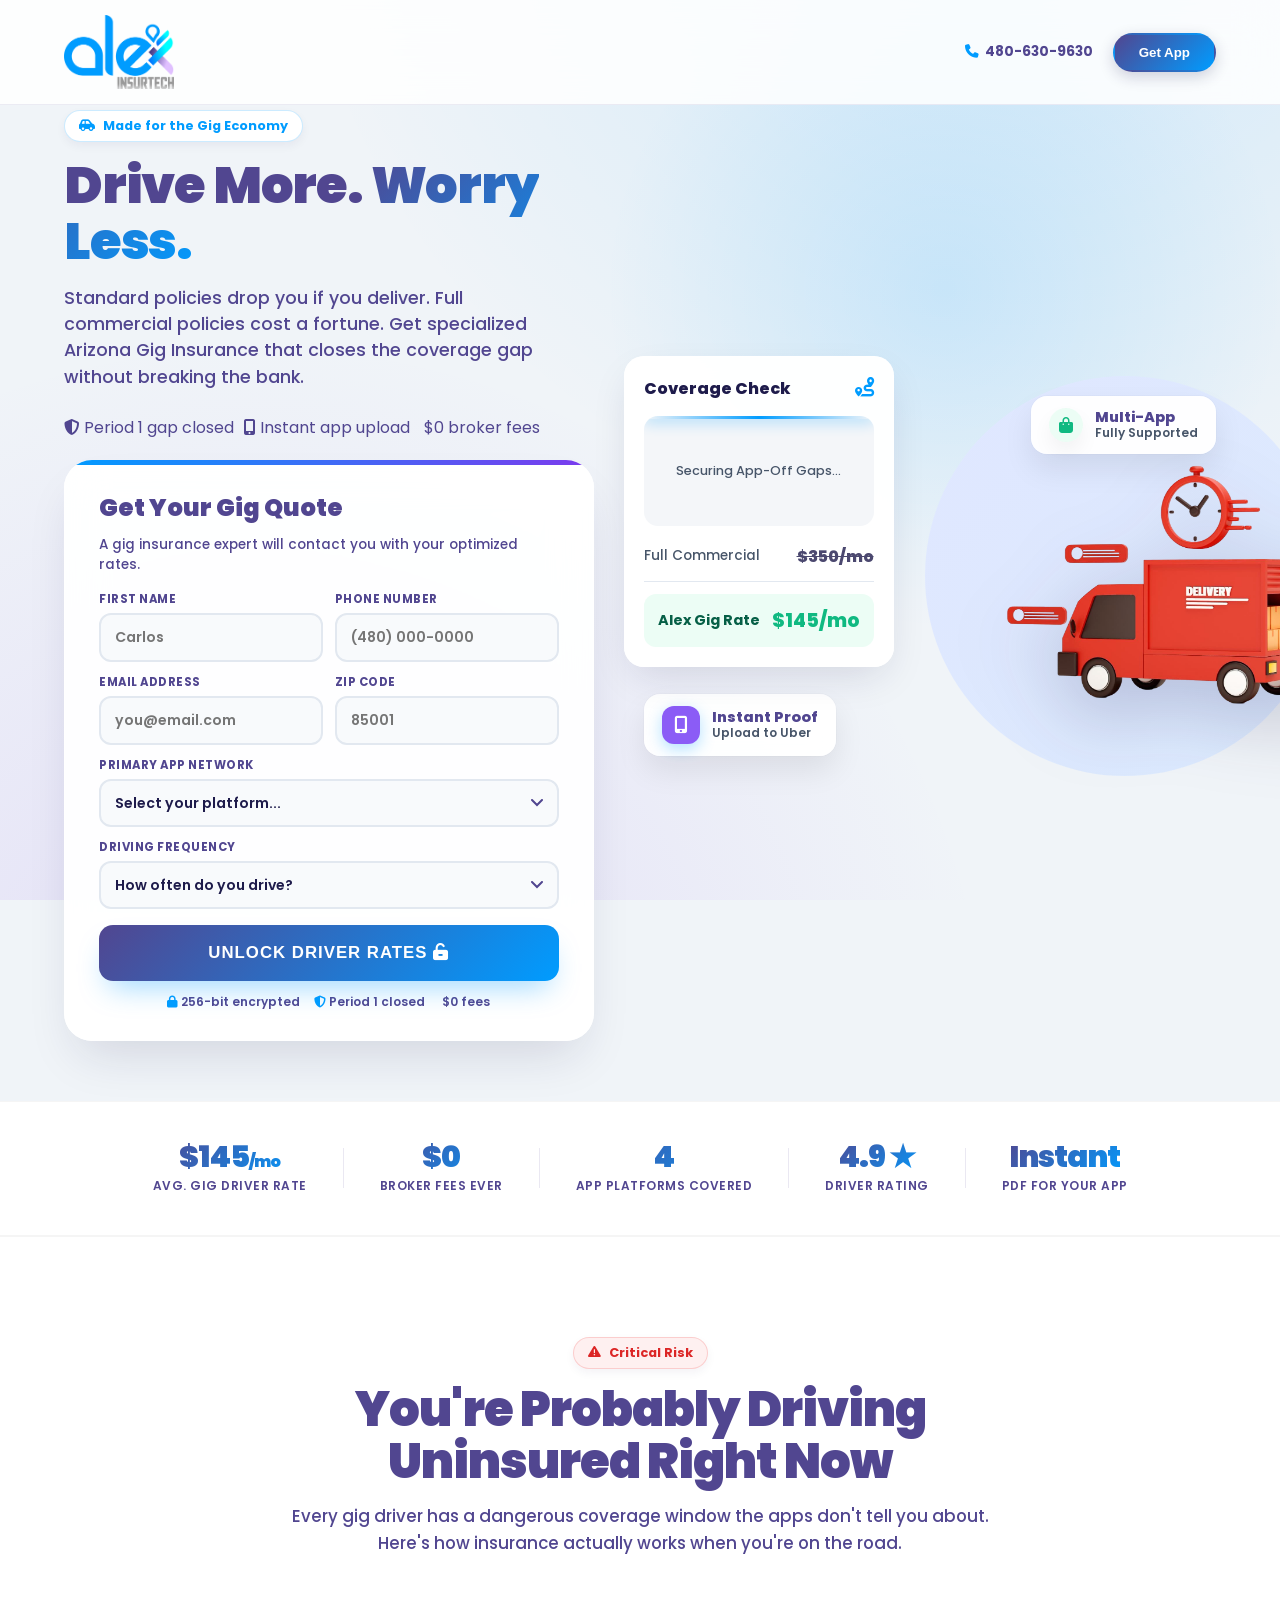
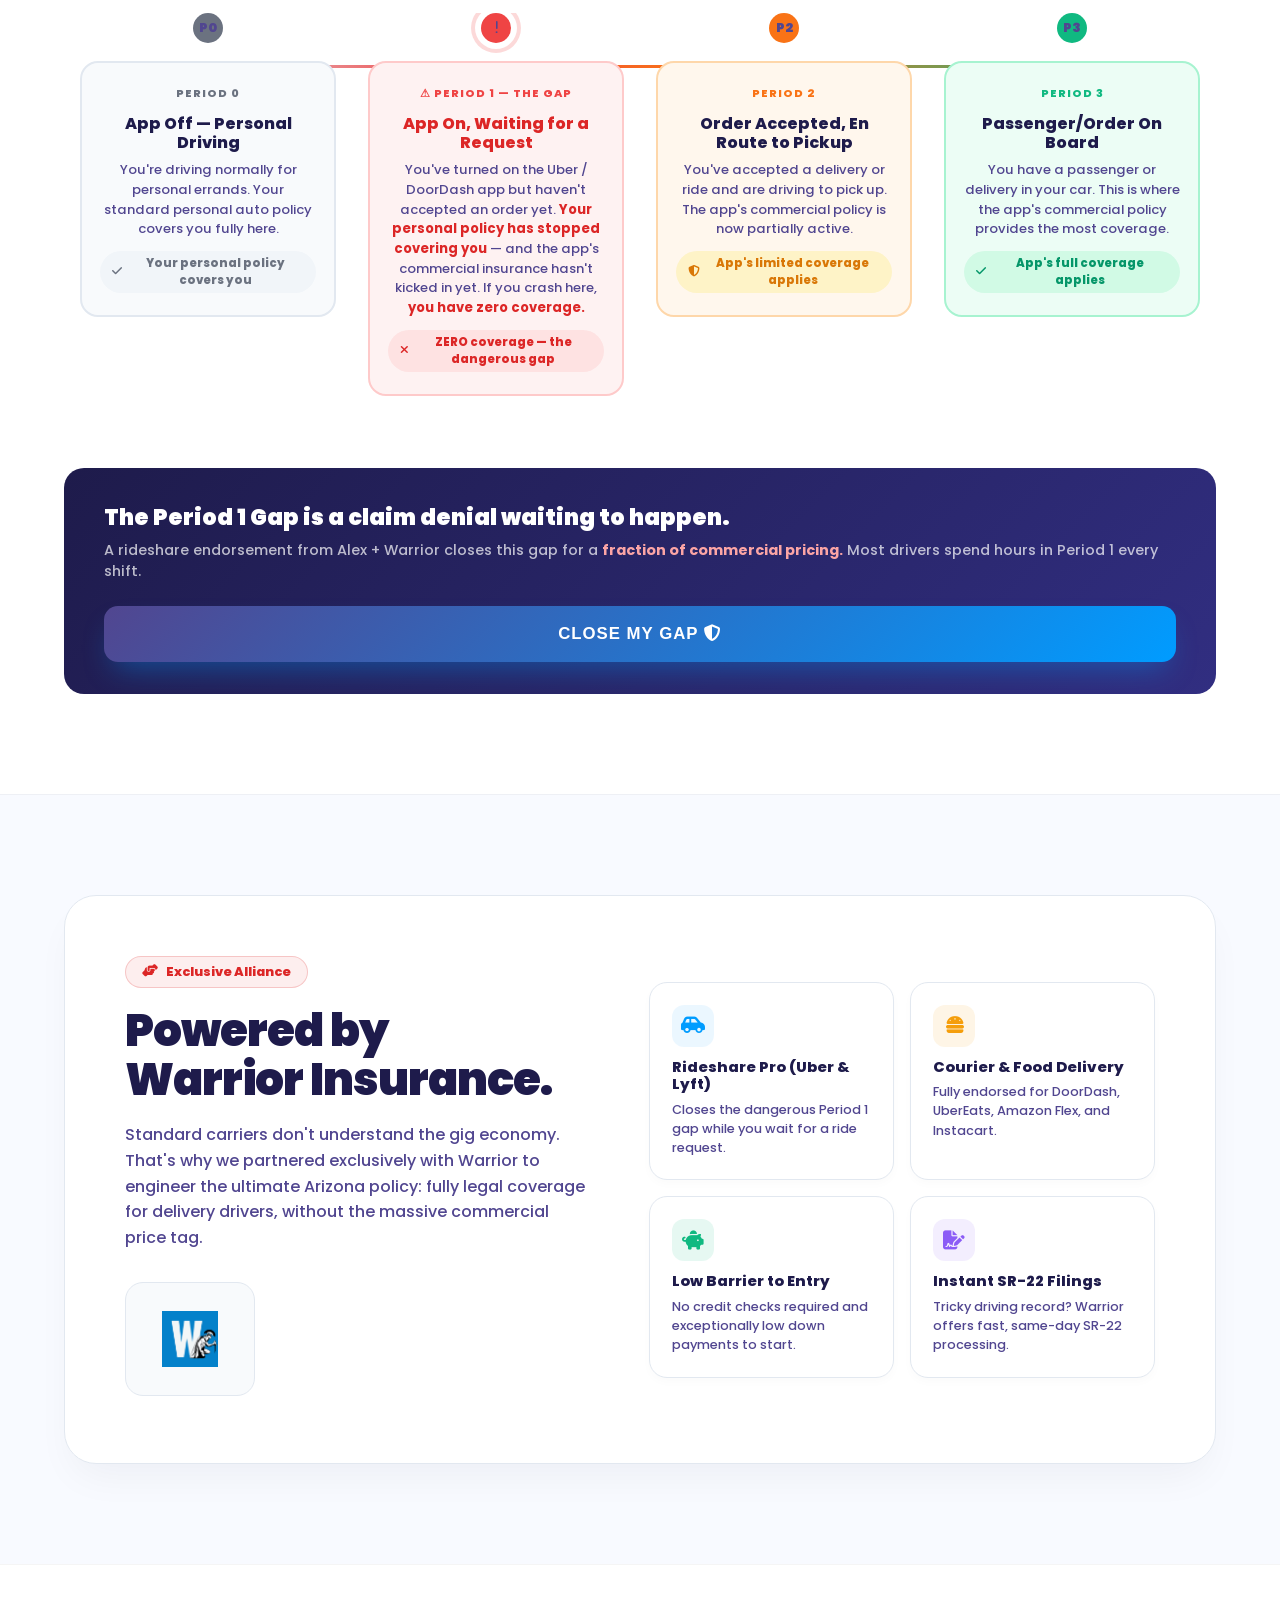
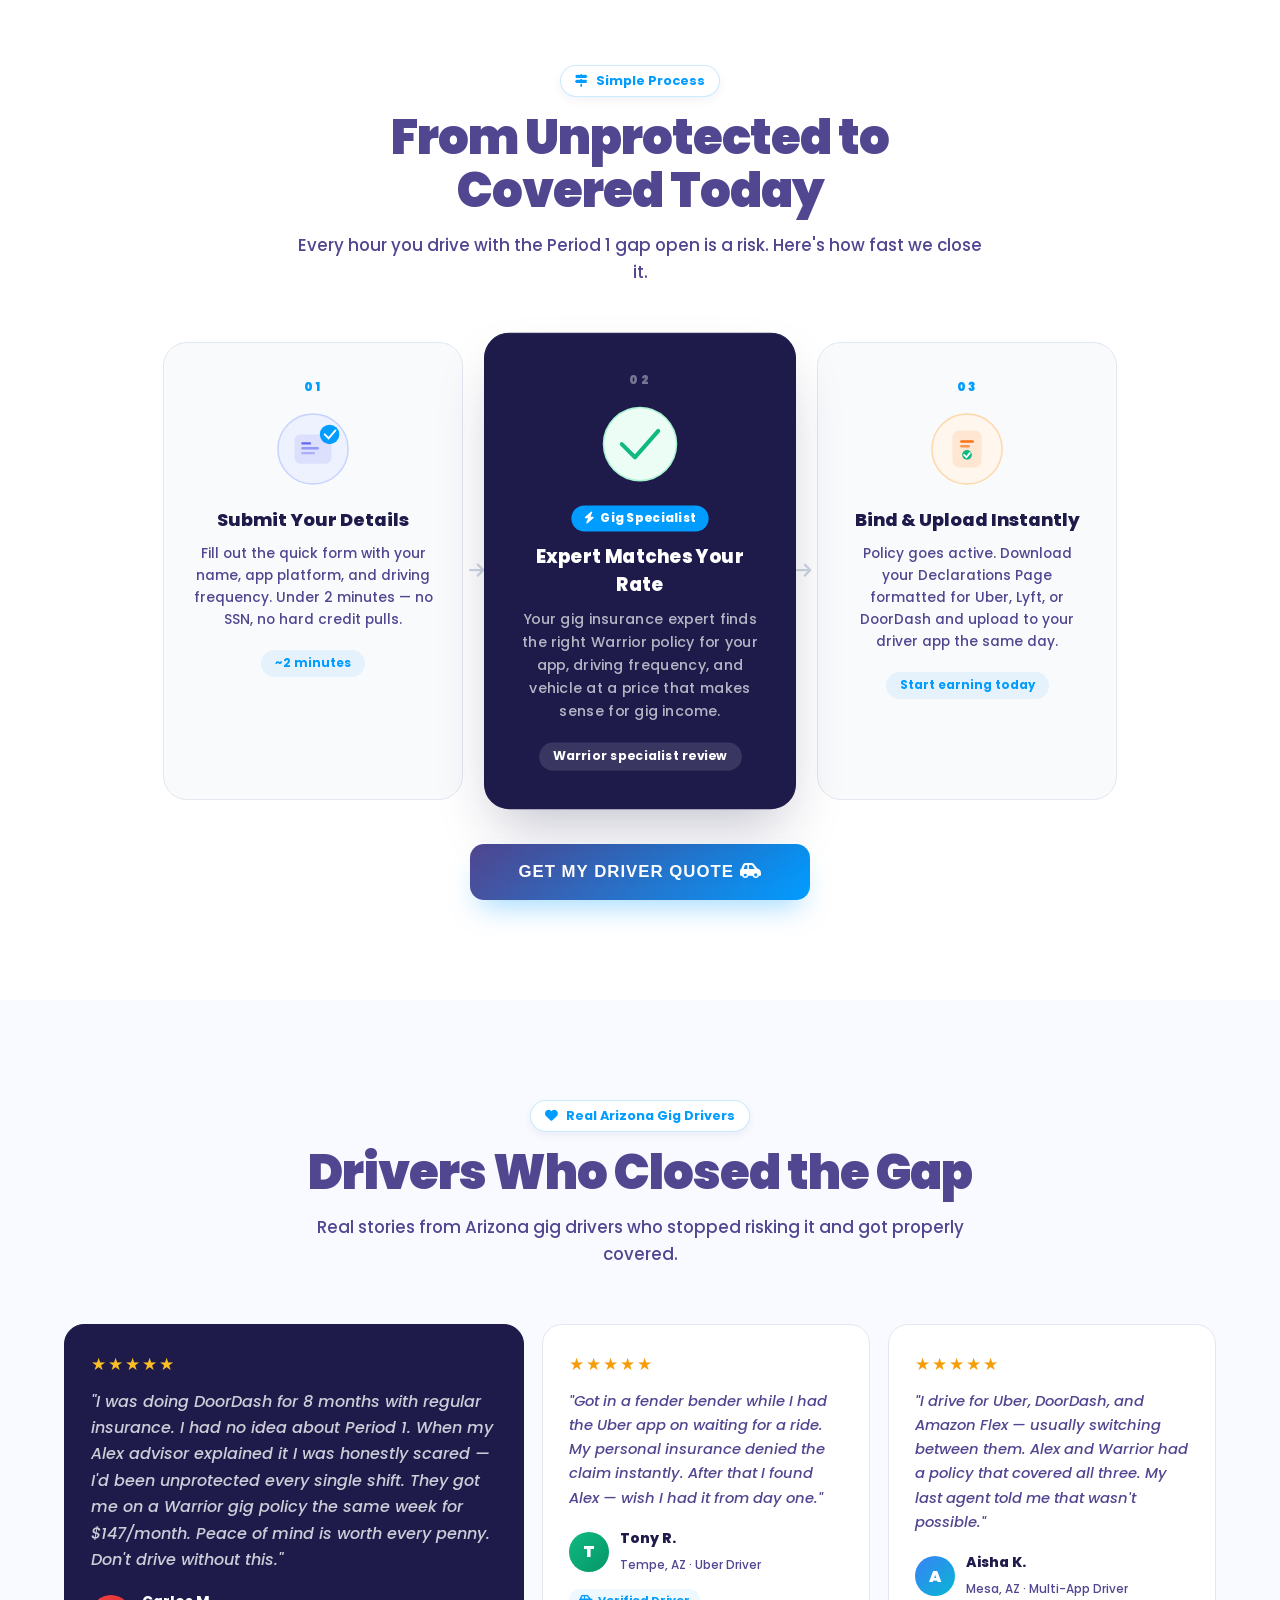
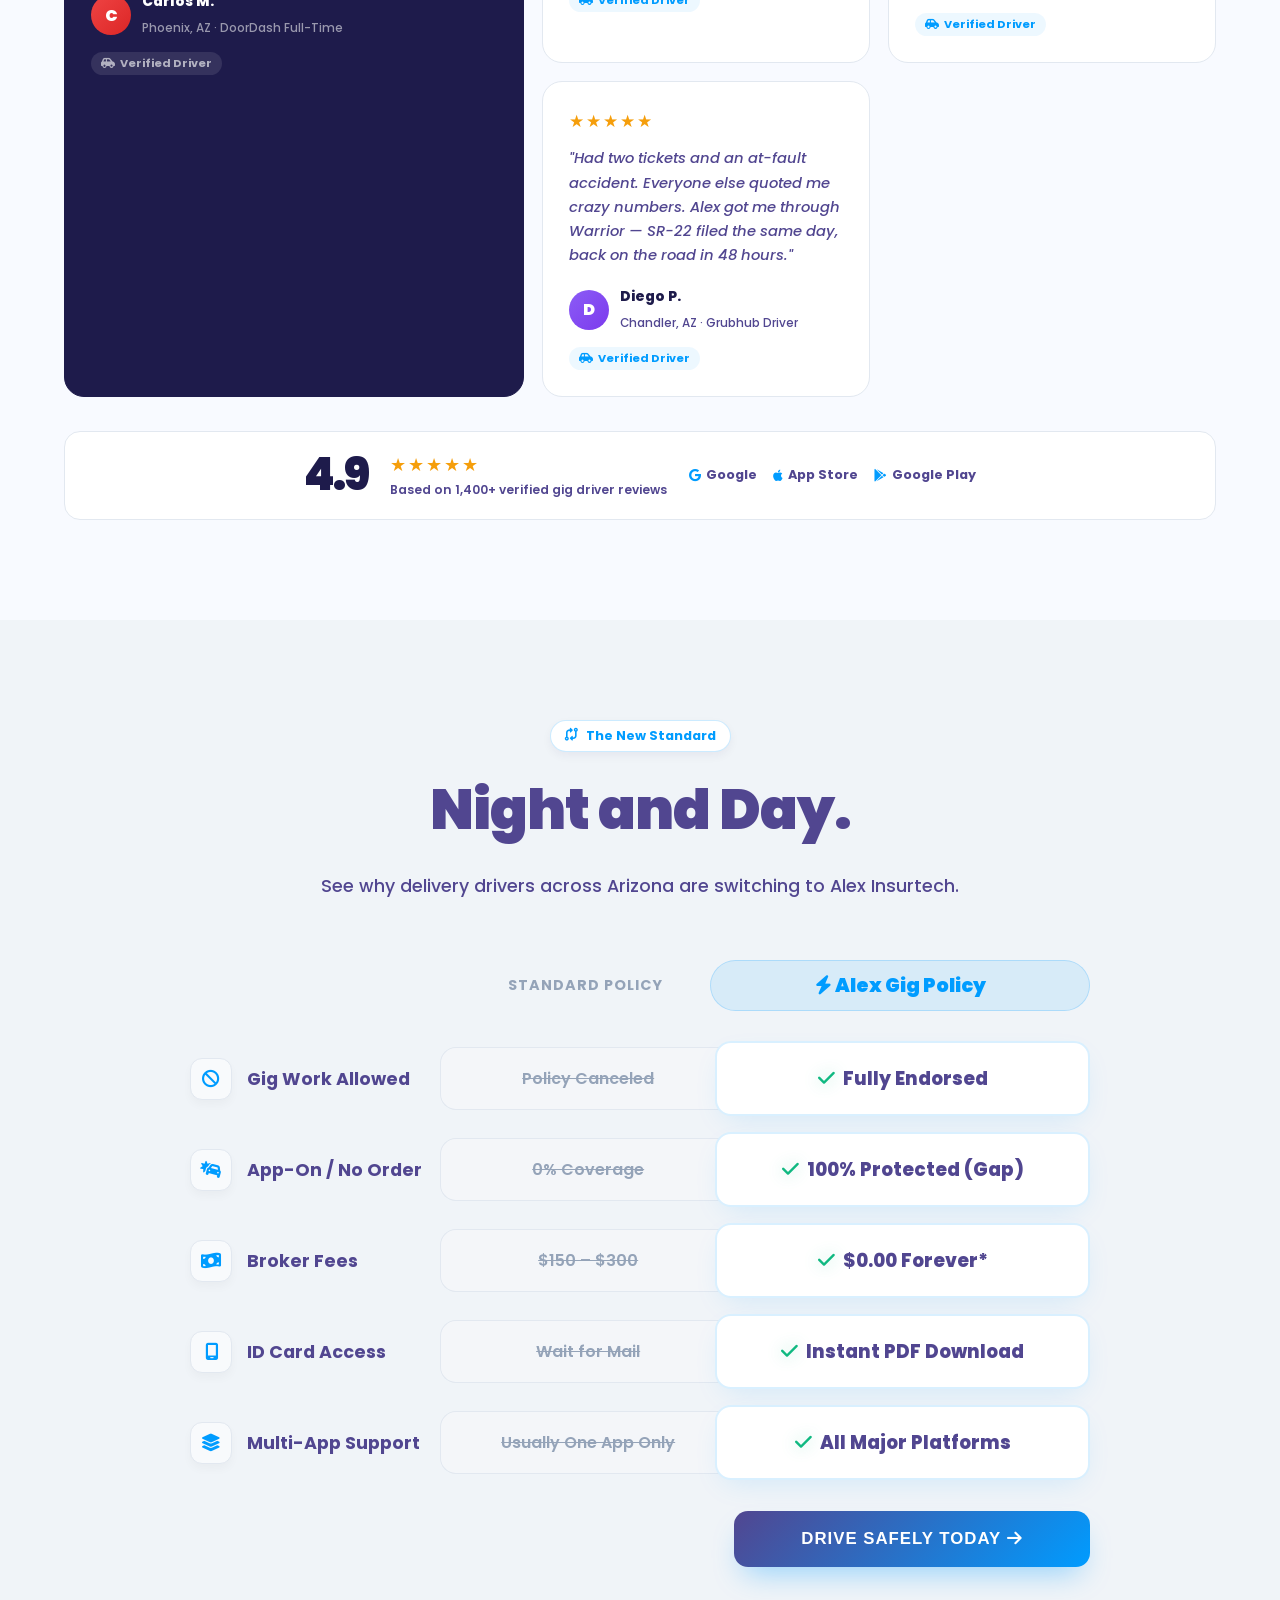
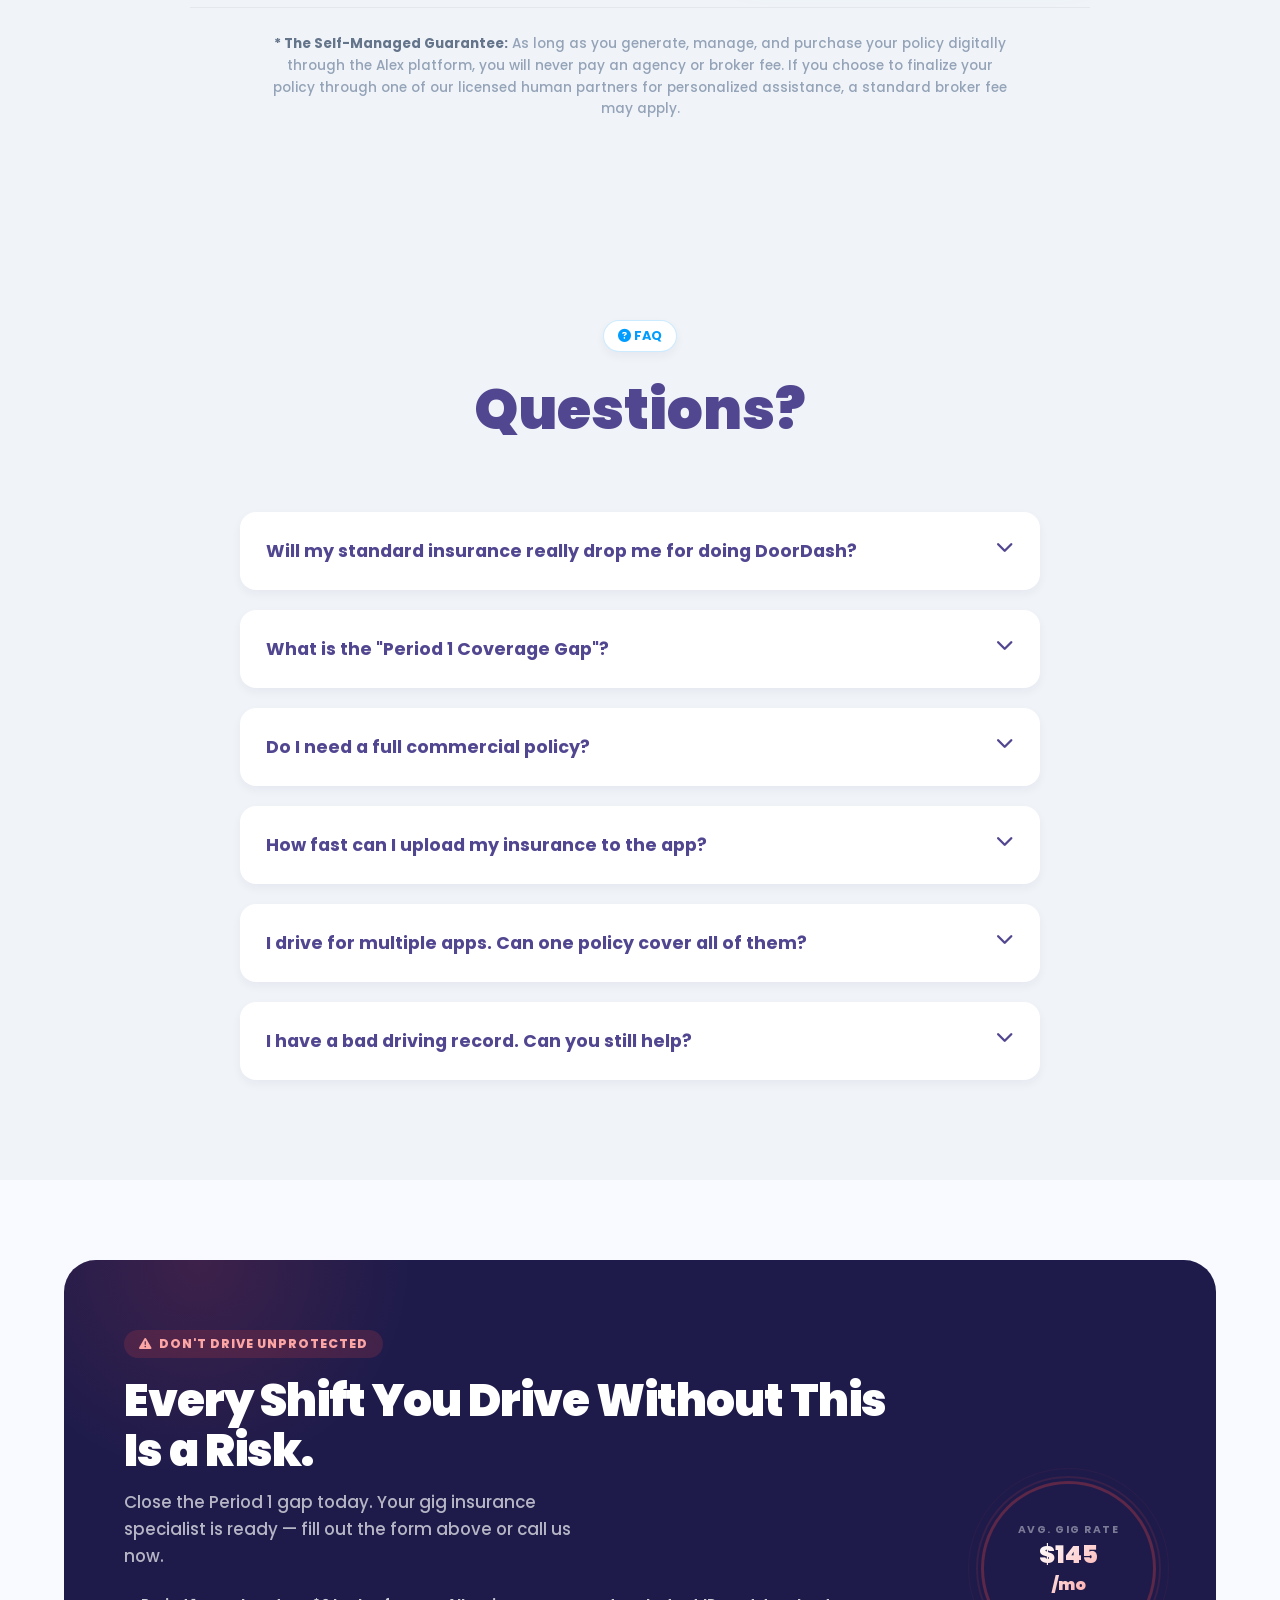
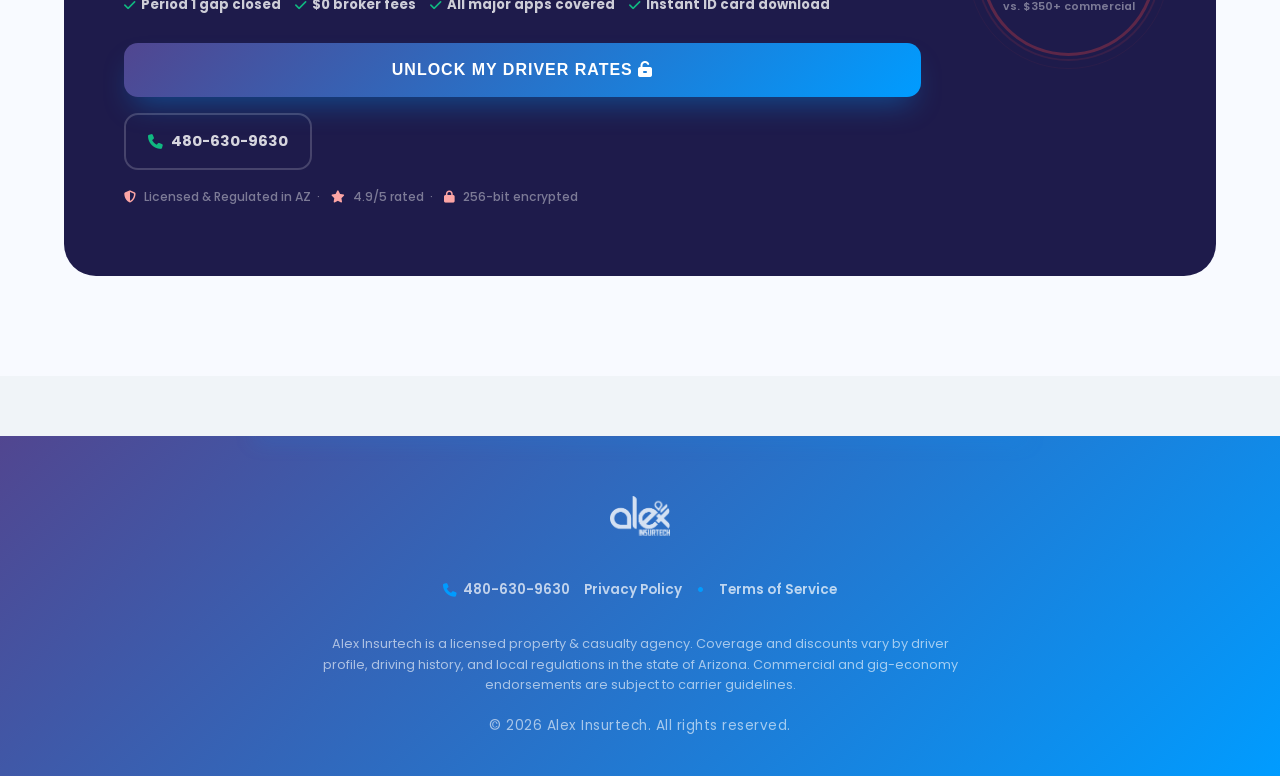
<file: delivery.html>
<!DOCTYPE html>
<html lang="en">
<head>
    <meta charset="UTF-8">
    <meta name="viewport" content="width=device-width, initial-scale=1.0, maximum-scale=1.0, user-scalable=no">
    <title>Alex Insurtech | Delivery &amp; Rideshare Insurance Arizona</title>
    <meta name="description" content="Affordable auto insurance for Delivery and Rideshare drivers in Arizona. Close the Period 1 coverage gap instantly.">
    <link href="https://fonts.googleapis.com/css2?family=Poppins:wght@300;400;500;600;700;800;900&display=swap" rel="stylesheet">
    <link href="https://cdnjs.cloudflare.com/ajax/libs/font-awesome/6.4.0/css/all.min.css" rel="stylesheet">
    <link rel="shortcut icon" href="./assets/favicon.ico" type="image/x-icon">
    <link rel="stylesheet" href="./css/style.css">
    <link rel="stylesheet" href="./css/delivery.css">
</head>
<body>
<nav>
    <div class="container nav-inner">
        <a href="https://alexai.cloud/" class="logo"><img class="logo-main" src="./assets/logo-alex-main.png" alt="Alex AI"></a>
        <div class="nav-actions">
            <a href="tel:4806309630" style="font-size:.85rem;font-weight:700;color:var(--alex-mid);text-decoration:none;display:flex;align-items:center;gap:6px;"><i class="fa-solid fa-phone" style="color:var(--alex-blue);"></i> 480-630-9630</a>
            <button class="btn-nav" onclick="openModal()">Get App</button>
        </div>
    </div>
</nav>
<section class="hero">
    <div class="container hero-grid">
        <div class="fade-up visible">
            <div class="hero-badge"><i class="fa-solid fa-car-side"></i> Made for the Gig Economy</div>
            <h1 class="hero-title">Drive More.<span class="grad-text"> Worry Less.</span></h1>
            <p class="hero-sub">Standard policies drop you if you deliver. Full commercial policies cost a fortune. Get specialized Arizona Gig Insurance that closes the coverage gap without breaking the bank.</p>
            <div class="dv-trust-pills">
                <div class="trust-pill"><i class="fa-solid fa-shield-halved"></i> Period 1 gap closed</div>
                <div class="trust-pill"><i class="fa-solid fa-mobile-screen-button"></i> Instant app upload</div>
                <div class="trust-pill"><i class="fa-solid fa-ban-dollar"></i> $0 broker fees</div>
            </div>
            <div class="quote-widget">
                <h3>Get Your Gig Quote</h3>
                <p class="dv-widget-sub">A gig insurance expert will contact you with your optimized rates.</p>
                <form id="quoteForm" class="dv-lead-form">
                    <div class="dv-form-row">
                        <div class="dv-form-group">
                            <label class="dv-label">First Name</label>
                            <input type="text" name="first_name" placeholder="Carlos" class="dv-input" required>
                        </div>
                        <div class="dv-form-group">
                            <label class="dv-label">Phone Number</label>
                            <input type="tel" name="phone" placeholder="(480) 000-0000" class="dv-input" inputmode="numeric" oninput="this.value=this.value.replace(/[^0-9]/g,'')" minlength="10" maxlength="10" required>
                        </div>
                    </div>
                    <div class="dv-form-row">
                        <div class="dv-form-group">
                            <label class="dv-label">Email Address</label>
                            <input type="email" name="email" placeholder="you@email.com" class="dv-input" required>
                        </div>
                        <div class="dv-form-group">
                            <label class="dv-label">Zip Code</label>
                            <input type="text" name="zip" placeholder="85001" class="dv-input" inputmode="numeric" oninput="this.value=this.value.replace(/[^0-9]/g,'')" pattern="[0-9]{5}" maxlength="5" minlength="5" required>
                        </div>
                    </div>
                    <div class="dv-form-group">
                        <label class="dv-label">Primary App Network</label>
                        <select name="app_network" class="dv-input dv-select" required>
                            <option value="" disabled selected>Select your platform...</option>
                            <option value="rideshare">Uber / Lyft (Rideshare)</option>
                            <option value="food">DoorDash / UberEats / Grubhub</option>
                            <option value="parcel">Amazon Flex / Spark</option>
                            <option value="multiple">I drive for multiple apps</option>
                        </select>
                    </div>
                    <div class="dv-form-group">
                        <label class="dv-label">Driving Frequency</label>
                        <select name="frequency" class="dv-input dv-select" required>
                            <option value="" disabled selected>How often do you drive?</option>
                            <option value="full">Full-Time (30+ hrs/week)</option>
                            <option value="part">Side Hustle (Under 30 hrs/week)</option>
                        </select>
                    </div>
                    <button type="submit" id="btnSubmit" class="btn-main dv-submit-btn">Unlock Driver Rates <i class="fa-solid fa-unlock-keyhole"></i></button>
                </form>
                <div class="dv-security-row">
                    <span><i class="fa-solid fa-lock"></i> 256-bit encrypted</span>
                    <span><i class="fa-solid fa-shield-halved"></i> Period 1 closed</span>
                    <span><i class="fa-solid fa-ban-dollar"></i> $0 fees</span>
                </div>
            </div>
        </div>
        <div class="visual-wrapper fade-up visible" style="transition-delay:0.2s;">
            <div class="visual-bg-circle"></div>
            <img src="./assets/delivery-banner.png" class="car-model" alt="Delivery Car">
            <div class="premium-scanner-card">
                <div class="psc-header"><span class="psc-title">Coverage Check</span><i class="fa-solid fa-route psc-icon"></i></div>
                <div class="psc-screen"><div class="psc-scan-line"></div>Securing App-Off Gaps...</div>
                <div class="psc-row"><span class="psc-label">Full Commercial</span><span class="psc-strike">$350/mo</span></div>
                <div class="psc-highlight"><span class="psc-hl-label">Alex Gig Rate</span><span class="psc-hl-val">$145/mo</span></div>
            </div>
            <div class="float-stat fs-1"><div class="stat-icon"><i class="fa-solid fa-bag-shopping"></i></div><div class="stat-text"><h4>Multi-App</h4><p>Fully Supported</p></div></div>
            <div class="float-stat fs-2"><div class="stat-icon" style="background:#8B5CF6;"><i class="fa-solid fa-mobile-screen-button"></i></div><div class="stat-text"><h4>Instant Proof</h4><p>Upload to Uber</p></div></div>
        </div>
    </div>
</section>
<section class="dv-trust-bar fade-up">
    <div class="container dv-trust-inner">
        <div class="dv-trust-stat"><div class="dv-ts-num">$145<span style="font-size:1rem;">/mo</span></div><div class="dv-ts-lbl">Avg. gig driver rate</div></div>
        <div class="dv-trust-div"></div>
        <div class="dv-trust-stat"><div class="dv-ts-num">$0</div><div class="dv-ts-lbl">Broker fees ever</div></div>
        <div class="dv-trust-div"></div>
        <div class="dv-trust-stat"><div class="dv-ts-num">4</div><div class="dv-ts-lbl">App platforms covered</div></div>
        <div class="dv-trust-div"></div>
        <div class="dv-trust-stat"><div class="dv-ts-num">4.9 &#9733;</div><div class="dv-ts-lbl">Driver rating</div></div>
        <div class="dv-trust-div"></div>
        <div class="dv-trust-stat"><div class="dv-ts-num">Instant</div><div class="dv-ts-lbl">PDF for your app</div></div>
    </div>
</section>

<section class="dv-gap-section fade-up">
    <div class="container">
        <div class="dv-section-header">
            <span class="hero-badge" style="background:rgba(239,68,68,0.08);color:#DC2626;border-color:rgba(239,68,68,0.2);"><i class="fa-solid fa-triangle-exclamation"></i> Critical Risk</span>
            <h2 class="dv-section-title">You're Probably Driving Uninsured Right Now</h2>
            <p class="dv-section-sub">Every gig driver has a dangerous coverage window the apps don't tell you about. Here's how insurance actually works when you're on the road.</p>
        </div>
        <div class="dv-gap-timeline">
            <div class="dv-period dv-p0">
                <div class="dv-period-dot">P0</div>
                <div class="dv-period-card">
                    <div class="dv-period-label">Period 0</div>
                    <div class="dv-period-title">App Off &mdash; Personal Driving</div>
                    <div class="dv-period-desc">You're driving normally for personal errands. Your standard personal auto policy covers you fully here.</div>
                    <div class="dv-period-status"><i class="fa-solid fa-check"></i> Your personal policy covers you</div>
                </div>
            </div>
            <div class="dv-period dv-p1">
                <div class="dv-period-dot"><i class="fa-solid fa-exclamation"></i></div>
                <div class="dv-period-card">
                    <div class="dv-period-label">&#9888; Period 1 &mdash; THE GAP</div>
                    <div class="dv-period-title">App On, Waiting for a Request</div>
                    <div class="dv-period-desc">You've turned on the Uber / DoorDash app but haven't accepted an order yet. <strong style="color:#DC2626;">Your personal policy has stopped covering you</strong> &mdash; and the app's commercial insurance hasn't kicked in yet. If you crash here, <strong style="color:#DC2626;">you have zero coverage.</strong></div>
                    <div class="dv-period-status"><i class="fa-solid fa-xmark"></i> ZERO coverage &mdash; the dangerous gap</div>
                </div>
            </div>
            <div class="dv-period dv-p2">
                <div class="dv-period-dot">P2</div>
                <div class="dv-period-card">
                    <div class="dv-period-label">Period 2</div>
                    <div class="dv-period-title">Order Accepted, En Route to Pickup</div>
                    <div class="dv-period-desc">You've accepted a delivery or ride and are driving to pick up. The app's commercial policy is now partially active.</div>
                    <div class="dv-period-status"><i class="fa-solid fa-shield-halved"></i> App's limited coverage applies</div>
                </div>
            </div>
            <div class="dv-period dv-p3">
                <div class="dv-period-dot">P3</div>
                <div class="dv-period-card">
                    <div class="dv-period-label">Period 3</div>
                    <div class="dv-period-title">Passenger/Order On Board</div>
                    <div class="dv-period-desc">You have a passenger or delivery in your car. This is where the app's commercial policy provides the most coverage.</div>
                    <div class="dv-period-status"><i class="fa-solid fa-check"></i> App's full coverage applies</div>
                </div>
            </div>
        </div>
        <div class="dv-gap-cta-banner">
            <div class="dv-gap-cta-text">
                <h3>The Period 1 Gap is a claim denial waiting to happen.</h3>
                <p>A rideshare endorsement from Alex + Warrior closes this gap for a <span class="dv-gap-alert">fraction of commercial pricing.</span> Most drivers spend hours in Period 1 every shift.</p>
            </div>
            <button class="btn-main" style="flex-shrink:0;" onclick="document.getElementById('quoteForm').scrollIntoView({behavior:'smooth'})">Close My Gap <i class="fa-solid fa-shield-halved"></i></button>
        </div>
    </div>
</section>

<section class="dv-warrior-section fade-up">
    <div class="container">
        <div class="dv-warrior-grid">
            <div>
                <div class="dv-warrior-badge"><i class="fa-solid fa-handshake-angle"></i> Exclusive Alliance</div>
                <h2>Powered by<br>Warrior Insurance.</h2>
                <p>Standard carriers don't understand the gig economy. That's why we partnered exclusively with Warrior to engineer the ultimate Arizona policy: fully legal coverage for delivery drivers, without the massive commercial price tag.</p>
                <div class="dv-warrior-logo-box"><img src="./assets/Carrier-warrior.png" alt="Warrior Insurance" class="dv-warrior-logo"></div>
            </div>
            <div class="dv-warrior-features">
                <div class="dv-warrior-feat"><div class="dv-feat-icon"><i class="fa-solid fa-car-side"></i></div><h4>Rideshare Pro (Uber &amp; Lyft)</h4><p>Closes the dangerous Period 1 gap while you wait for a ride request.</p></div>
                <div class="dv-warrior-feat"><div class="dv-feat-icon" style="color:#F59E0B;background:rgba(245,158,11,0.1);"><i class="fa-solid fa-burger"></i></div><h4>Courier &amp; Food Delivery</h4><p>Fully endorsed for DoorDash, UberEats, Amazon Flex, and Instacart.</p></div>
                <div class="dv-warrior-feat"><div class="dv-feat-icon" style="color:#10B981;background:rgba(16,185,129,0.1);"><i class="fa-solid fa-piggy-bank"></i></div><h4>Low Barrier to Entry</h4><p>No credit checks required and exceptionally low down payments to start.</p></div>
                <div class="dv-warrior-feat"><div class="dv-feat-icon" style="color:#8B5CF6;background:rgba(139,92,246,0.1);"><i class="fa-solid fa-file-signature"></i></div><h4>Instant SR-22 Filings</h4><p>Tricky driving record? Warrior offers fast, same-day SR-22 processing.</p></div>
            </div>
        </div>
    </div>
</section>

<section class="dv-how fade-up">
    <div class="container">
        <div class="dv-section-header">
            <span class="hero-badge"><i class="fa-solid fa-map-signs"></i> Simple Process</span>
            <h2 class="dv-section-title">From Unprotected to Covered Today</h2>
            <p class="dv-section-sub">Every hour you drive with the Period 1 gap open is a risk. Here's how fast we close it.</p>
        </div>
        <div class="dv-steps">
            <div class="dv-step">
                <div class="dv-step-num">01</div>
                <div class="dv-step-icon"><svg viewBox="0 0 80 80" fill="none"><circle cx="40" cy="40" r="36" fill="#EEF2FF" stroke="#C7D2FE" stroke-width="1.5"/><rect x="22" y="26" width="36" height="28" rx="5" fill="#6366F1" opacity="0.12" stroke="#6366F1" stroke-width="2"/><rect x="28" y="33" width="10" height="2.5" rx="1.2" fill="#6366F1"/><rect x="28" y="38" width="18" height="2.5" rx="1.2" fill="#6366F1" opacity="0.6"/><rect x="28" y="43" width="14" height="2.5" rx="1.2" fill="#6366F1" opacity="0.4"/><circle cx="57" cy="25" r="10" fill="#009CFF"/><path d="M52 25 L56 29 L63 21" stroke="white" stroke-width="2" stroke-linecap="round"/></svg></div>
                <h3>Submit Your Details</h3>
                <p>Fill out the quick form with your name, app platform, and driving frequency. Under 2 minutes &mdash; no SSN, no hard credit pulls.</p>
                <div class="dv-step-pill">~2 minutes</div>
            </div>
            <div class="dv-step-arrow"><i class="fa-solid fa-arrow-right"></i></div>
            <div class="dv-step dv-step-featured">
                <div class="dv-step-num">02</div>
                <div class="dv-step-icon"><svg viewBox="0 0 80 80" fill="none"><circle cx="40" cy="40" r="36" fill="#ECFDF5" stroke="#A7F3D0" stroke-width="1.5"/><path d="M22 40 L35 53 L58 27" stroke="#10B981" stroke-width="4" fill="none" stroke-linecap="round" stroke-linejoin="round"/></svg></div>
                <div class="dv-featured-tag"><i class="fa-solid fa-bolt"></i> Gig Specialist</div>
                <h3>Expert Matches Your Rate</h3>
                <p>Your gig insurance expert finds the right Warrior policy for your app, driving frequency, and vehicle at a price that makes sense for gig income.</p>
                <div class="dv-step-pill dv-step-pill-featured">Warrior specialist review</div>
            </div>
            <div class="dv-step-arrow"><i class="fa-solid fa-arrow-right"></i></div>
            <div class="dv-step">
                <div class="dv-step-num">03</div>
                <div class="dv-step-icon"><svg viewBox="0 0 80 80" fill="none"><circle cx="40" cy="40" r="36" fill="#FFF7ED" stroke="#FED7AA" stroke-width="1.5"/><rect x="26" y="22" width="28" height="36" rx="6" fill="#F97316" opacity="0.12" stroke="#F97316" stroke-width="2"/><rect x="33" y="31" width="14" height="2.5" rx="1.2" fill="#F97316"/><rect x="33" y="36" width="10" height="2.5" rx="1.2" fill="#F97316" opacity="0.7"/><circle cx="40" cy="46" r="5" fill="#10B981"/><path d="M37 46 L39.5 48.5 L43 44" stroke="white" stroke-width="1.8" stroke-linecap="round"/></svg></div>
                <h3>Bind &amp; Upload Instantly</h3>
                <p>Policy goes active. Download your Declarations Page formatted for Uber, Lyft, or DoorDash and upload to your driver app the same day.</p>
                <div class="dv-step-pill">Start earning today</div>
            </div>
        </div>
        <div class="dv-steps-cta">
            <button class="btn-main dv-cta-btn" onclick="document.getElementById('quoteForm').scrollIntoView({behavior:'smooth'})">Get My Driver Quote <i class="fa-solid fa-car-side"></i></button>
        </div>
    </div>
</section>
<section class="section-py dv-testimonials fade-up">
    <div class="container">
        <div class="dv-section-header">
            <span class="hero-badge"><i class="fa-solid fa-heart"></i> Real Arizona Gig Drivers</span>
            <h2 class="dv-section-title">Drivers Who Closed the Gap</h2>
            <p class="dv-section-sub">Real stories from Arizona gig drivers who stopped risking it and got properly covered.</p>
        </div>
        <div class="dv-testi-grid">
            <div class="dv-testi-card dv-testi-featured">
                <div class="dv-testi-stars">&#9733;&#9733;&#9733;&#9733;&#9733;</div>
                <p class="dv-testi-quote">"I was doing DoorDash for 8 months with regular insurance. I had no idea about Period 1. When my Alex advisor explained it I was honestly scared &mdash; I'd been unprotected every single shift. They got me on a Warrior gig policy the same week for $147/month. Peace of mind is worth every penny. Don't drive without this."</p>
                <div class="dv-testi-author"><div class="dv-testi-avatar" style="background:linear-gradient(135deg,#EF4444,#DC2626);">C</div><div><strong>Carlos M.</strong><span>Phoenix, AZ &middot; DoorDash Full-Time</span></div></div>
                <div class="dv-testi-badge"><i class="fa-solid fa-car-side"></i> Verified Driver</div>
            </div>
            <div class="dv-testi-card">
                <div class="dv-testi-stars">&#9733;&#9733;&#9733;&#9733;&#9733;</div>
                <p class="dv-testi-quote">"Got in a fender bender while I had the Uber app on waiting for a ride. My personal insurance denied the claim instantly. After that I found Alex &mdash; wish I had it from day one."</p>
                <div class="dv-testi-author"><div class="dv-testi-avatar" style="background:linear-gradient(135deg,#10B981,#059669);">T</div><div><strong>Tony R.</strong><span>Tempe, AZ &middot; Uber Driver</span></div></div>
                <div class="dv-testi-badge"><i class="fa-solid fa-car-side"></i> Verified Driver</div>
            </div>
            <div class="dv-testi-card">
                <div class="dv-testi-stars">&#9733;&#9733;&#9733;&#9733;&#9733;</div>
                <p class="dv-testi-quote">"I drive for Uber, DoorDash, and Amazon Flex &mdash; usually switching between them. Alex and Warrior had a policy that covered all three. My last agent told me that wasn't possible."</p>
                <div class="dv-testi-author"><div class="dv-testi-avatar" style="background:linear-gradient(135deg,#3B82F6,#06B6D4);">A</div><div><strong>Aisha K.</strong><span>Mesa, AZ &middot; Multi-App Driver</span></div></div>
                <div class="dv-testi-badge"><i class="fa-solid fa-car-side"></i> Verified Driver</div>
            </div>
            <div class="dv-testi-card">
                <div class="dv-testi-stars">&#9733;&#9733;&#9733;&#9733;&#9733;</div>
                <p class="dv-testi-quote">"Had two tickets and an at-fault accident. Everyone else quoted me crazy numbers. Alex got me through Warrior &mdash; SR-22 filed the same day, back on the road in 48 hours."</p>
                <div class="dv-testi-author"><div class="dv-testi-avatar" style="background:linear-gradient(135deg,#8B5CF6,#7C3AED);">D</div><div><strong>Diego P.</strong><span>Chandler, AZ &middot; Grubhub Driver</span></div></div>
                <div class="dv-testi-badge"><i class="fa-solid fa-car-side"></i> Verified Driver</div>
            </div>
        </div>
        <div class="dv-testi-agg">
            <div class="dv-agg-score">4.9</div>
            <div><div class="dv-agg-stars">&#9733;&#9733;&#9733;&#9733;&#9733;</div><div class="dv-agg-label">Based on 1,400+ verified gig driver reviews</div></div>
            <div class="dv-agg-sources"><span><i class="fa-brands fa-google"></i> Google</span><span><i class="fa-brands fa-apple"></i> App Store</span><span><i class="fa-brands fa-google-play"></i> Google Play</span></div>
        </div>
    </div>
</section>

<section class="section-py container fade-up">
    <div style="text-align:center;max-width:700px;margin:0 auto 60px;">
        <span class="hero-badge"><i class="fa-solid fa-code-compare"></i> The New Standard</span>
        <h2 style="font-size:3.5rem;font-weight:900;margin-bottom:20px;color:var(--alex-mid);letter-spacing:-1px;">Night and Day.</h2>
        <p style="font-size:1.1rem;color:var(--text-secondary);line-height:1.6;font-weight:500;">See why delivery drivers across Arizona are switching to Alex Insurtech.</p>
    </div>
    <div class="matrix-container">
        <div class="matrix-header"><div class="m-head-old">Standard Policy</div><div class="m-head-new"><i class="fa-solid fa-bolt"></i> Alex Gig Policy</div></div>
        <div class="matrix-row"><div class="matrix-label"><div class="m-icon"><i class="fa-solid fa-ban"></i></div> Gig Work Allowed</div><div class="matrix-content"><div class="matrix-old">Policy Canceled</div><div class="matrix-new"><i class="fa-solid fa-check text-green"></i> Fully Endorsed</div></div></div>
        <div class="matrix-row"><div class="matrix-label"><div class="m-icon"><i class="fa-solid fa-car-burst"></i></div> App-On / No Order</div><div class="matrix-content"><div class="matrix-old">0% Coverage</div><div class="matrix-new"><i class="fa-solid fa-check text-green"></i> 100% Protected (Gap)</div></div></div>
        <div class="matrix-row"><div class="matrix-label"><div class="m-icon"><i class="fa-solid fa-money-bill-wave"></i></div> Broker Fees</div><div class="matrix-content"><div class="matrix-old">$150 &ndash; $300</div><div class="matrix-new"><i class="fa-solid fa-check text-green"></i> $0.00 Forever*</div></div></div>
        <div class="matrix-row"><div class="matrix-label"><div class="m-icon"><i class="fa-solid fa-mobile-screen"></i></div> ID Card Access</div><div class="matrix-content"><div class="matrix-old">Wait for Mail</div><div class="matrix-new"><i class="fa-solid fa-check text-green"></i> Instant PDF Download</div></div></div>
        <div class="matrix-row"><div class="matrix-label"><div class="m-icon"><i class="fa-solid fa-layer-group"></i></div> Multi-App Support</div><div class="matrix-content"><div class="matrix-old">Usually One App Only</div><div class="matrix-new"><i class="fa-solid fa-check text-green"></i> All Major Platforms</div></div></div>
        <div class="matrix-cta-row"><div class="matrix-label hide-mobile"></div><div class="matrix-content" style="background:transparent;border:none;box-shadow:none;"><div class="matrix-old hide-mobile" style="background:transparent;border:none;"></div><div style="flex:1.3;text-align:center;padding-top:15px;"><button class="btn-main" onclick="document.getElementById('quoteForm').scrollIntoView({behavior:'smooth'})">Drive Safely Today <i class="fa-solid fa-arrow-right"></i></button></div></div></div>
        <div class="matrix-disclaimer"><p><strong>* The Self-Managed Guarantee:</strong> As long as you generate, manage, and purchase your policy digitally through the Alex platform, you will never pay an agency or broker fee. If you choose to finalize your policy through one of our licensed human partners for personalized assistance, a standard broker fee may apply.</p></div>
    </div>
</section>

<section class="section-py container fade-up">
    <span class="hero-badge" style="display:table;margin:0 auto 15px;"><i class="fa-solid fa-circle-question"></i> FAQ</span>
    <h2 style="text-align:center;font-size:3.5rem;font-weight:900;margin-bottom:60px;color:var(--alex-mid);">Questions?</h2>
    <div class="faq-box">
        <div class="faq-item" onclick="this.classList.toggle('active')"><div class="faq-q">Will my standard insurance really drop me for doing DoorDash? <i class="fa-solid fa-chevron-down"></i></div><div class="faq-a">Yes. Almost all standard personal auto policies strictly prohibit using your car for "livery" or commercial delivery. If you get into an accident while working, they will deny the claim and very likely cancel your policy immediately.</div></div>
        <div class="faq-item" onclick="this.classList.toggle('active')"><div class="faq-q">What is the "Period 1 Coverage Gap"? <i class="fa-solid fa-chevron-down"></i></div><div class="faq-a">When you turn on the Uber or Lyft app but haven't accepted a ride yet (Period 1), your personal insurance stops covering you, but the app's commercial insurance hasn't kicked in yet. A rideshare endorsement closes this dangerous legal gap &mdash; it's the most important thing a gig driver can have.</div></div>
        <div class="faq-item" onclick="this.classList.toggle('active')"><div class="faq-q">Do I need a full commercial policy? <i class="fa-solid fa-chevron-down"></i></div><div class="faq-a">Usually no. Full commercial policies are for fleets and heavy trucks &mdash; they cost thousands per year. We secure hybrid or endorsed policies that let you legally drive for apps for a fraction of the commercial premium through Warrior Insurance.</div></div>
        <div class="faq-item" onclick="this.classList.toggle('active')"><div class="faq-q">How fast can I upload my insurance to the app? <i class="fa-solid fa-chevron-down"></i></div><div class="faq-a">Instantly. Once your policy is active you download your Declarations Page right from our portal and upload it straight to your driver app &mdash; formatted exactly how Uber, Lyft, and DoorDash require. You can start earning the same day.</div></div>
        <div class="faq-item" onclick="this.classList.toggle('active')"><div class="faq-q">I drive for multiple apps. Can one policy cover all of them? <i class="fa-solid fa-chevron-down"></i></div><div class="faq-a">Yes. Warrior's policies are designed specifically for multi-app gig drivers. Whether you switch between Uber, DoorDash, and Amazon Flex in the same shift &mdash; one policy covers all of it.</div></div>
        <div class="faq-item" onclick="this.classList.toggle('active')"><div class="faq-q">I have a bad driving record. Can you still help? <i class="fa-solid fa-chevron-down"></i></div><div class="faq-a">Yes. Warrior specializes in non-standard risk and accepts drivers that other carriers reject &mdash; including those needing SR-22 filings. We typically get same-day SR-22 processing so you're back on the road fast.</div></div>
    </div>
</section>

<section class="dv-final-cta fade-up">
    <div class="container">
        <div class="dv-fcta-card">
            <div class="dv-fcta-glow"></div>
            <div class="dv-fcta-content">
                <div class="dv-fcta-badge"><i class="fa-solid fa-triangle-exclamation"></i> Don't Drive Unprotected</div>
                <h2>Every Shift You Drive Without This Is a Risk.</h2>
                <p>Close the Period 1 gap today. Your gig insurance specialist is ready &mdash; fill out the form above or call us now.</p>
                <div class="dv-fcta-features">
                    <span><i class="fa-solid fa-check"></i> Period 1 gap closed</span>
                    <span><i class="fa-solid fa-check"></i> $0 broker fees</span>
                    <span><i class="fa-solid fa-check"></i> All major apps covered</span>
                    <span><i class="fa-solid fa-check"></i> Instant ID card download</span>
                </div>
                <div class="dv-fcta-actions">
                    <button class="btn-main" style="padding:18px 32px;font-size:1rem;border-radius:14px;" onclick="document.getElementById('quoteForm').scrollIntoView({behavior:'smooth'})">Unlock My Driver Rates <i class="fa-solid fa-unlock-keyhole"></i></button>
                    <a href="tel:4806309630" class="dv-call-btn"><i class="fa-solid fa-phone"></i> 480-630-9630</a>
                </div>
                <div class="dv-fcta-security"><i class="fa-solid fa-shield-halved"></i> Licensed &amp; Regulated in AZ &nbsp;&middot;&nbsp; <i class="fa-solid fa-star"></i> 4.9/5 rated &nbsp;&middot;&nbsp; <i class="fa-solid fa-lock"></i> 256-bit encrypted</div>
            </div>
            <div class="dv-fcta-visual">
                <div class="dv-fcta-ring">
                    <div class="dv-ring-label">avg. gig rate</div>
                    <div class="dv-ring-main">$145<br><span style="font-size:1rem;">/mo</span></div>
                    <div class="dv-ring-sub">vs. $350+ commercial</div>
                </div>
            </div>
        </div>
    </div>
</section>

<footer class="funnel-footer fade-up">
    <div class="container footer-content">
        <img src="./assets/logo-alex-main.png" alt="Alex Insurtech" class="footer-logo">
        <div class="dv-footer-links">
            <a href="tel:4806309630"><i class="fa-solid fa-phone"></i> 480-630-9630</a>
            <a href="https://alexai.cloud/privacy-policy/">Privacy Policy</a>
            <span class="dot-separator">&bull;</span>
            <a href="https://alexai.cloud/terms-conditions/">Terms of Service</a>
        </div>
        <p class="footer-disclaimer">Alex Insurtech is a licensed property &amp; casualty agency. Coverage and discounts vary by driver profile, driving history, and local regulations in the state of Arizona. Commercial and gig-economy endorsements are subject to carrier guidelines.</p>
        <p class="footer-copyright">&copy; 2026 Alex Insurtech. All rights reserved.</p>
    </div>
</footer>

<div class="modal-overlay" id="appModal" onclick="if(event.target===this)this.classList.remove('open')">
    <div class="modal-content">
        <div class="close-btn" onclick="document.getElementById('appModal').classList.remove('open')"><i class="fa-solid fa-xmark"></i></div>
        <div style="width:100px;height:100px;background:var(--brand-grad);border-radius:30px;margin:0 auto 25px;display:flex;align-items:center;justify-content:center;color:white;box-shadow:var(--shadow-glow);"><img src="./assets/logo-alex-heart-white.png" class="logo-heart" alt="Alex AI Logo"></div>
        <h3 style="font-size:2.2rem;font-weight:900;color:var(--alex-deep);margin-bottom:10px;">Download Alex AI App</h3>
        <p style="color:var(--text-secondary);margin-bottom:40px;font-weight:600;font-size:1.1rem;">Your entire policy in your pocket. 24/7 Support.</p>
        <div class="store-grid"><a href="https://apps.apple.com/us/app/alex-ai-insurtech-app/id6752793999" class="store-btn"><i class="fa-brands fa-apple"></i> <span>App Store</span></a><a href="https://play.google.com/store/apps/details?id=cloud.alexai.movil&pcampaignid=web_share&pli=1" class="store-btn"><i class="fa-brands fa-google-play"></i> <span>Google Play</span></a></div>
    </div>
</div>

<div class="modal-overlay" id="successModal" onclick="if(event.target===this)this.classList.remove('open')">
    <div class="modal-content" style="max-width:450px;">
        <div class="close-btn" onclick="document.getElementById('successModal').classList.remove('open')"><i class="fa-solid fa-xmark"></i></div>
        <div class="dv-success-icon"><img src="./assets/logo-alex-heart.png" alt="Alex AI Heart" style="width:65px;height:auto;animation:pulse 2s infinite;"></div>
        <h3 style="font-size:2rem;font-weight:900;color:var(--alex-deep);margin-bottom:14px;line-height:1.2;">Profile Secured!</h3>
        <p style="color:var(--text-secondary);margin-bottom:34px;font-weight:500;font-size:1.05rem;line-height:1.6;">Our system has received your information. An Arizona gig-insurance expert will contact you shortly with your optimized rates.</p>
        <button class="btn-main" style="padding:15px;font-size:1rem;width:100%;box-shadow:0 10px 25px rgba(0,156,255,0.3);" onclick="document.getElementById('successModal').classList.remove('open')">Got it, thanks!</button>
    </div>
</div>

<div class="zlight-overlay" id="quote-processing-modal" style="display: none;">
    <div class="zlight-card">
        <div class="shimmer-effect"></div>
        <div class="zlight-ambient-glow"></div>
        <div class="zlight-content">
            
            <div class="zlight-header">
                <div class="success-icon-animated">
                    <div class="icon-circle-premium"><i class="fa-solid fa-award"></i></div>
                    <div class="icon-ripple-premium"></div>
                </div>
                <h2 class="zlight-title">Application <span class="text-gradient-corp">Received</span></h2>
                <p class="zlight-desc">
                    Your request ID: <strong>#AX-DELIVERY-2026</strong>. We are finalizing your details.
                </p>
            </div>
            
            <div class="agent-assigned-box">
                <div class="agent-avatar">
                    <img src="./assets/Profile-stephanie.webp" alt="Agent">
                    <div class="status-dot"></div>
                </div>
                <div class="agent-info">
                    <span class="agent-label">Senior Agent Assigned</span>
                    <strong class="agent-name">Stephanie M.</strong>
                    <span class="agent-status">Reviewing your application...</span>
                </div>
                <div class="agent-action-icon">
                    <i class="fa-solid fa-message"></i>
                </div>
            </div>

            <div class="policy-timeline">
                <div class="timeline-track"></div>
                <div class="tl-node completed">
                    <div class="node-dot"><i class="fa-solid fa-check"></i></div>
                    <span class="node-label">Submitted</span>
                </div>
                <div class="tl-node active">
                    <div class="node-dot"><i class="fa-solid fa-user-magnifying-glass"></i></div>
                    <span class="node-label">Agent Review</span>
                </div>
                <div class="tl-node pending">
                    <div class="node-dot"><i class="fa-solid fa-file-signature"></i></div>
                    <span class="node-label">Issuance</span>
                </div>
            </div>

            <div class="next-step-msg">
                <i class="fa-regular fa-clock"></i> 
                <span>Expect a verification call within <strong>10-15 minutes</strong>.</span>
            </div>

            <div class="zlight-actions">
                <button id="btnGoHome" class="btn-corp-primary shimmer-btn" style="width: 100%;">
                    Go to ALEXAI.CLOUD <i class="fa-solid fa-arrow-right"></i>
                </button>
            </div>
            
            <div class="zlight-footer">
                <i class="fa-solid fa-envelope-open"></i> A confirmation email has been sent to you.
            </div>
        </div>
    </div>
</div>

<div id="social-proof-container"></div>
<script src="./js/delivery.js"></script>
</body>
</html>
</file>
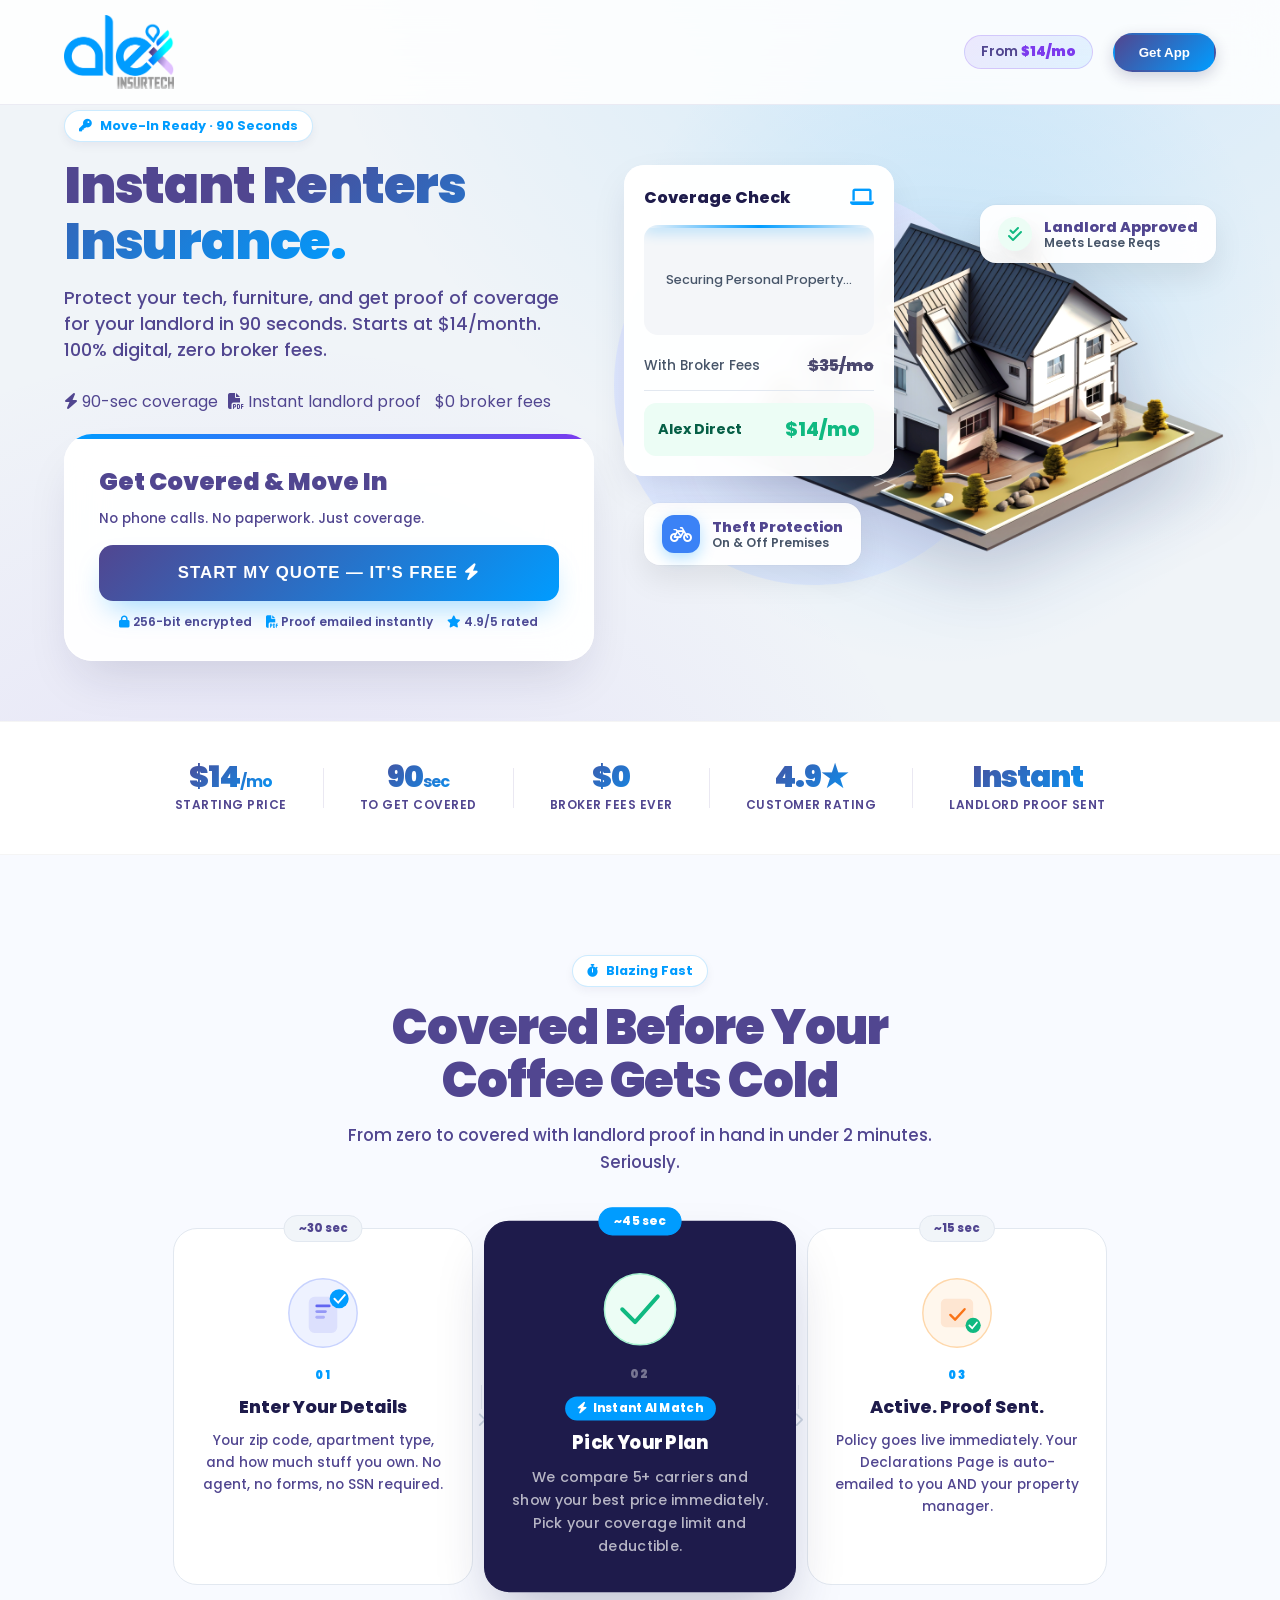
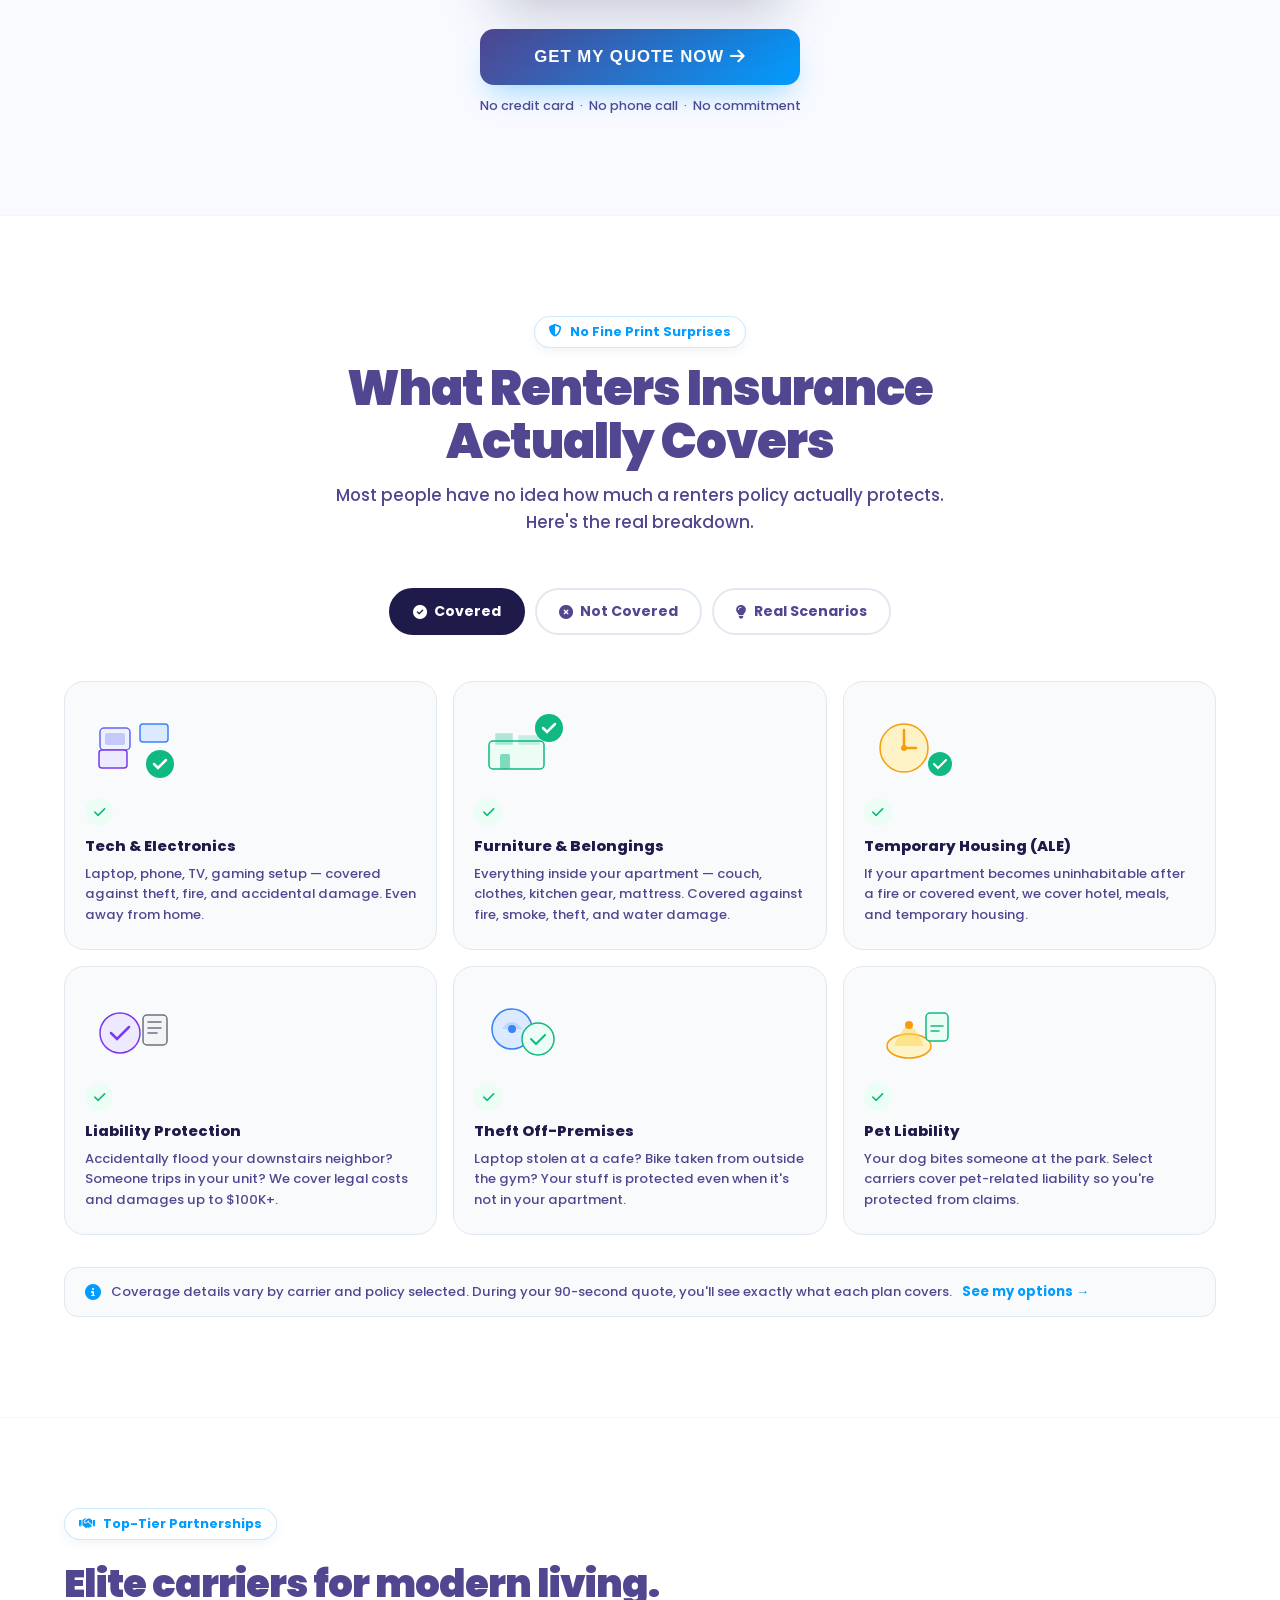
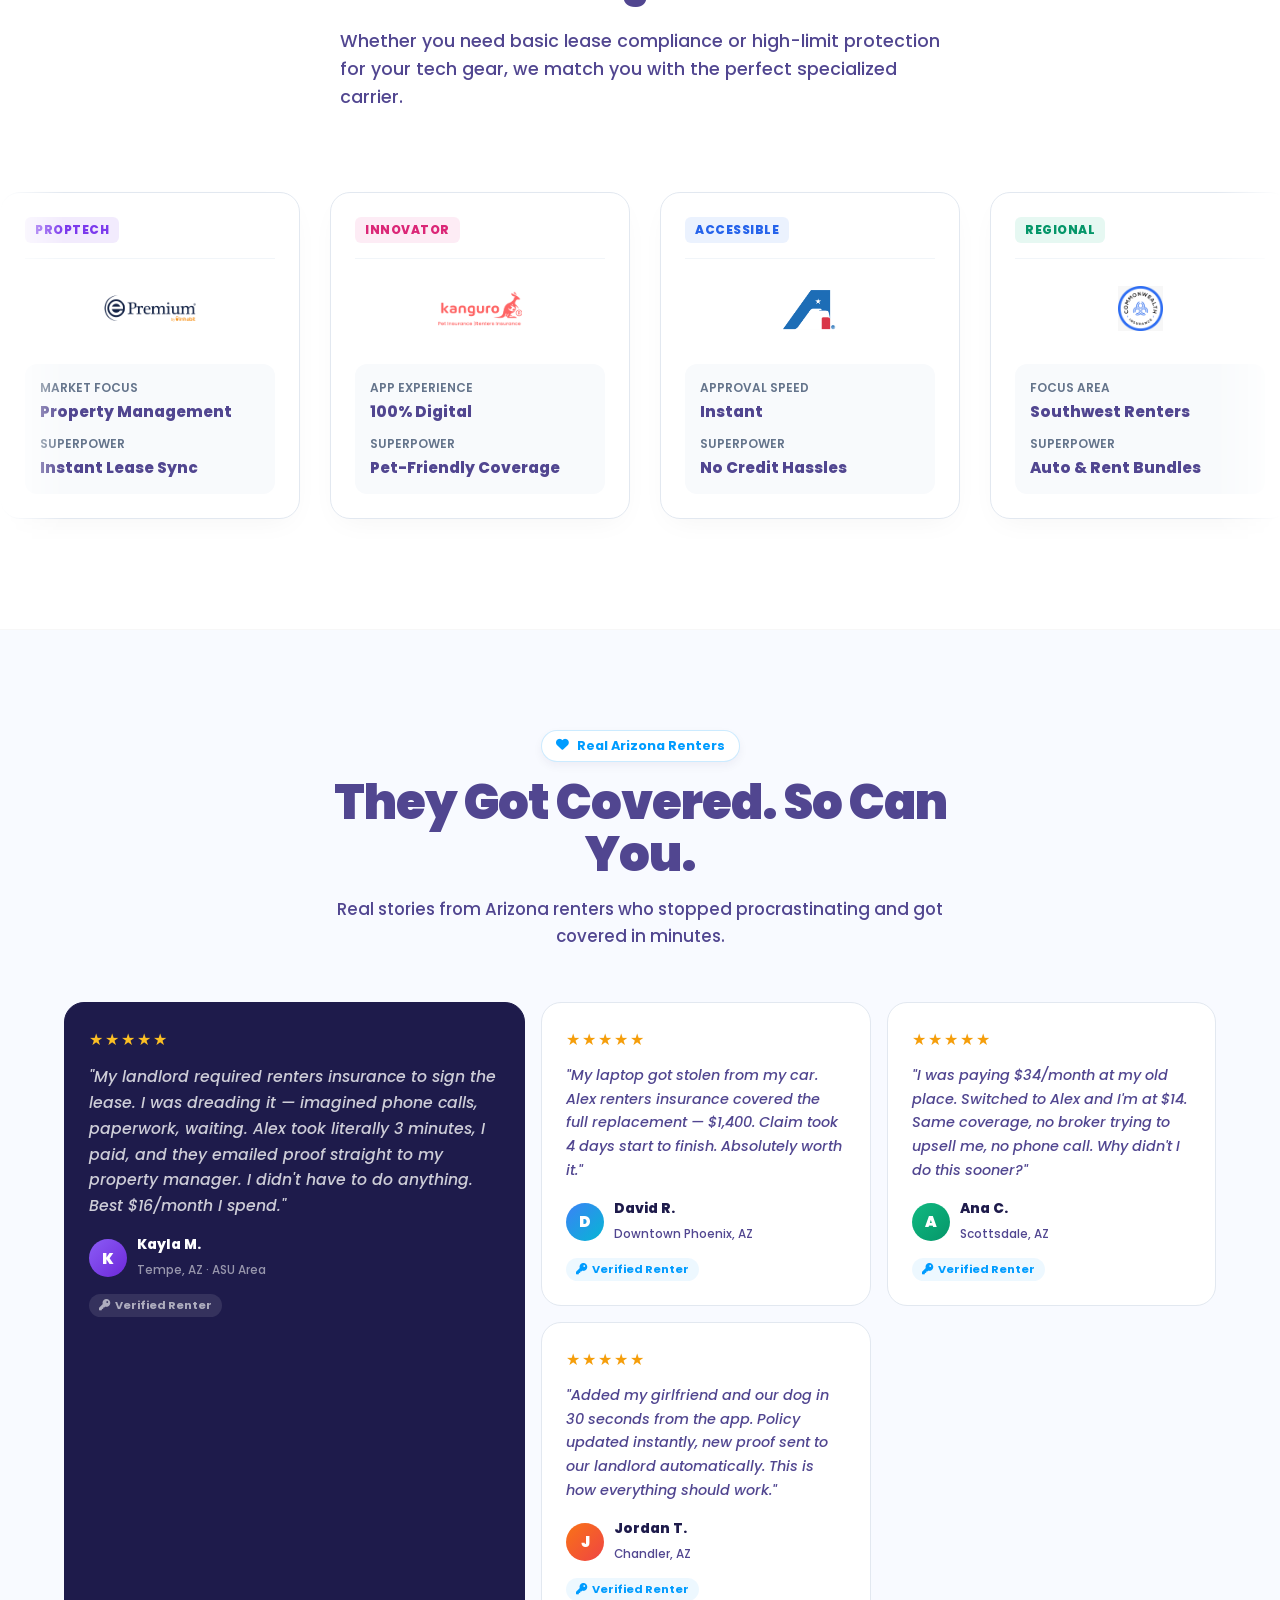
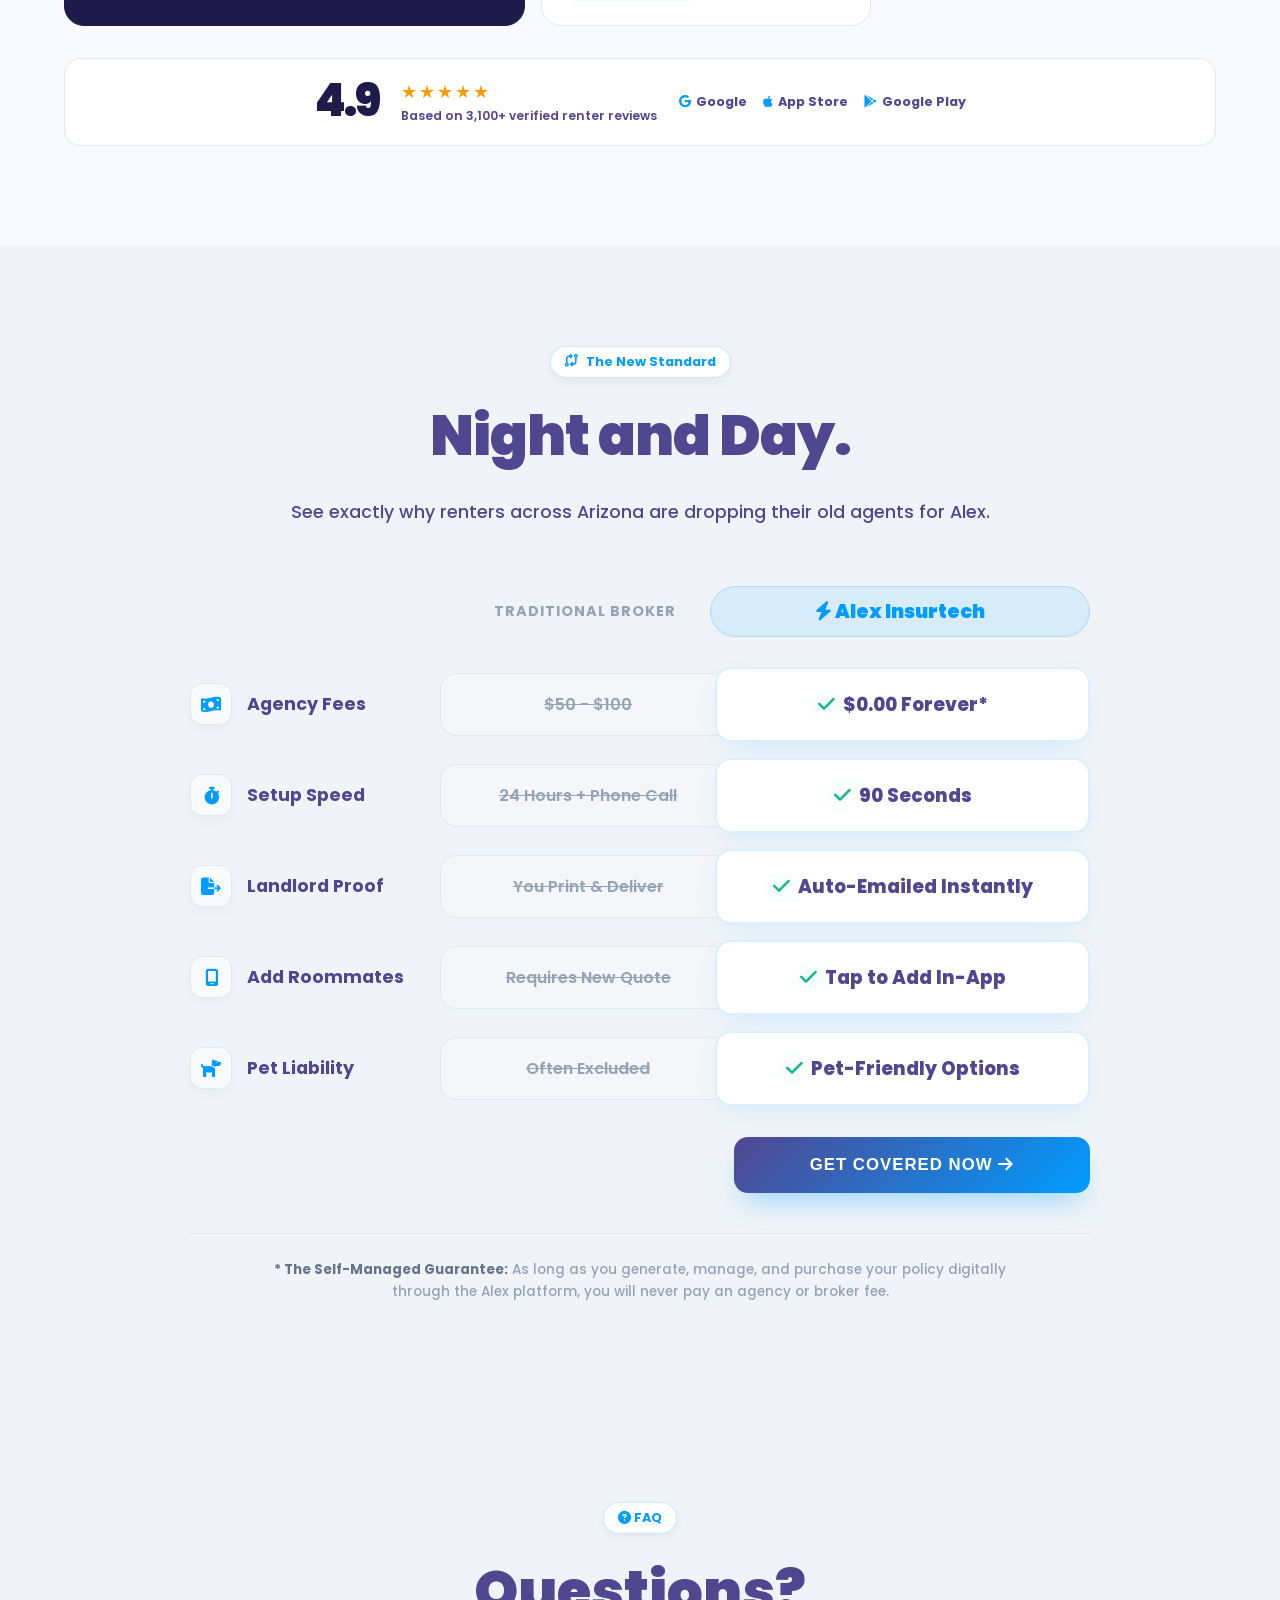
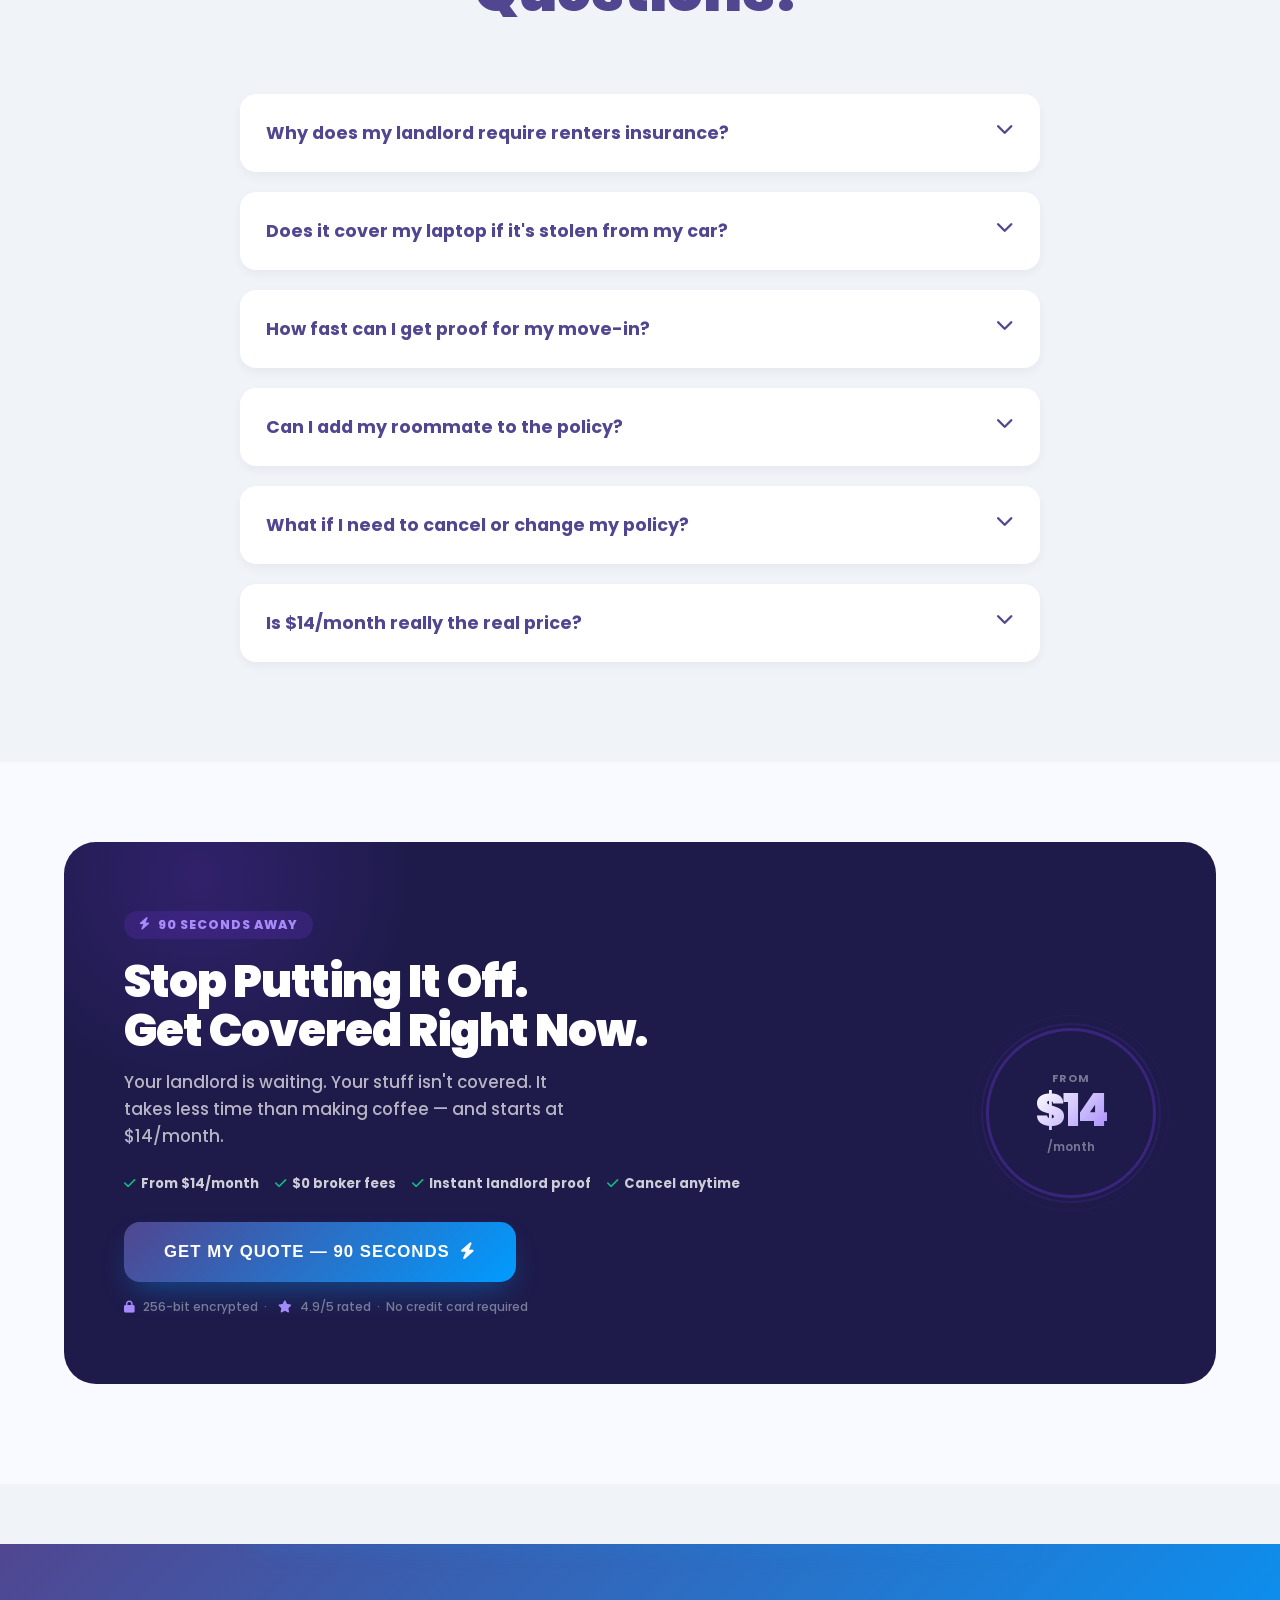
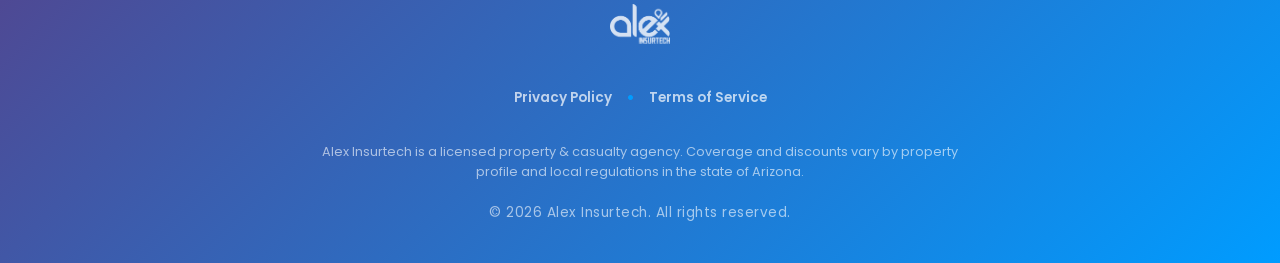
<file: renters.html>
<!DOCTYPE html>
<html lang="en">
<head>
    <meta charset="UTF-8">
    <meta name="viewport" content="width=device-width, initial-scale=1.0, maximum-scale=1.0, user-scalable=no">
    <title>Alex Insurtech | Instant Renters Insurance Arizona</title>
    <meta name="description" content="Get your renters insurance in 90 seconds. Instant proof for your landlord, zero broker fees, fully digital in Arizona.">
    <link href="https://fonts.googleapis.com/css2?family=Poppins:wght@300;400;500;600;700;800;900&display=swap" rel="stylesheet">
    <link href="https://cdnjs.cloudflare.com/ajax/libs/font-awesome/6.4.0/css/all.min.css" rel="stylesheet">
    <link rel="shortcut icon" href="./assets/favicon.ico" type="image/x-icon">
    <link rel="stylesheet" href="./css/style.css">
    <link rel="stylesheet" href="./css/renters.css">
</head>
<body>

<nav>
    <div class="container nav-inner">
        <a href="https://alexai.cloud/" class="logo"><img class="logo-main" src="./assets/logo-alex-main.png" alt="Alex AI"></a>
        <div class="nav-actions">
            <div class="rt-price-pill">From <strong>$14/mo</strong></div>
            <button class="btn-nav" onclick="openModal()">Get App</button>
        </div>
    </div>
</nav>

<section class="hero">
    <div class="container hero-grid">
        <div class="fade-up visible">
            <div class="hero-badge"><i class="fa-solid fa-key"></i> Move-In Ready · 90 Seconds</div>
            <h1 class="hero-title">Instant <span class="grad-text">Renters Insurance.</span></h1>
            <p class="hero-sub">Protect your tech, furniture, and get proof of coverage for your landlord in 90 seconds. Starts at $14/month. 100% digital, zero broker fees.</p>
            <div class="rt-trust-pills">
                <div class="trust-pill"><i class="fa-solid fa-bolt"></i> 90-sec coverage</div>
                <div class="trust-pill"><i class="fa-solid fa-file-pdf"></i> Instant landlord proof</div>
                <div class="trust-pill"><i class="fa-solid fa-ban-dollar"></i> $0 broker fees</div>
            </div>
            <div class="quote-widget">
                <h3>Get Covered &amp; Move In</h3>
                <p class="rt-widget-sub">No phone calls. No paperwork. Just coverage.</p>
                <form id="quoteForm">
                    <button type="submit" class="btn-main">Start My Quote &mdash; It&apos;s Free <i class="fa-solid fa-bolt"></i></button>
                </form>
                <div class="rt-security-row">
                    <span><i class="fa-solid fa-lock"></i> 256-bit encrypted</span>
                    <span><i class="fa-solid fa-file-pdf"></i> Proof emailed instantly</span>
                    <span><i class="fa-solid fa-star"></i> 4.9/5 rated</span>
                </div>
            </div>
        </div>
        <div class="visual-wrapper fade-up visible" style="transition-delay:0.2s;">
            <div class="visual-bg-circle"></div>
            <img src="./assets/render-renter.png" class="car-model" alt="Modern Apartment">
            <div class="premium-scanner-card">
                <div class="psc-header"><span class="psc-title">Coverage Check</span><i class="fa-solid fa-laptop psc-icon"></i></div>
                <div class="psc-screen"><div class="psc-scan-line"></div>Securing Personal Property...</div>
                <div class="psc-row"><span class="psc-label">With Broker Fees</span><span class="psc-strike">$35/mo</span></div>
                <div class="psc-highlight"><span class="psc-hl-label">Alex Direct</span><span class="psc-hl-val">$14/mo</span></div>
            </div>
            <div class="float-stat fs-1"><div class="stat-icon"><i class="fa-solid fa-check-double"></i></div><div class="stat-text"><h4>Landlord Approved</h4><p>Meets Lease Reqs</p></div></div>
            <div class="float-stat fs-2"><div class="stat-icon"><i class="fa-solid fa-bicycle"></i></div><div class="stat-text"><h4>Theft Protection</h4><p>On &amp; Off Premises</p></div></div>
        </div>
    </div>
</section>

<section class="rt-price-bar fade-up">
    <div class="container rt-price-inner">
        <div class="rt-price-stat"><div class="rt-ps-num">$14<span>/mo</span></div><div class="rt-ps-lbl">Starting price</div></div>
        <div class="rt-price-div"></div>
        <div class="rt-price-stat"><div class="rt-ps-num">90<span>sec</span></div><div class="rt-ps-lbl">To get covered</div></div>
        <div class="rt-price-div"></div>
        <div class="rt-price-stat"><div class="rt-ps-num">$0</div><div class="rt-ps-lbl">Broker fees ever</div></div>
        <div class="rt-price-div"></div>
        <div class="rt-price-stat"><div class="rt-ps-num">4.9&#9733;</div><div class="rt-ps-lbl">Customer rating</div></div>
        <div class="rt-price-div"></div>
        <div class="rt-price-stat"><div class="rt-ps-num">Instant</div><div class="rt-ps-lbl">Landlord proof sent</div></div>
    </div>
</section>

<section class="section-py rt-how fade-up">
    <div class="container">
        <div class="rt-section-header">
            <span class="hero-badge"><i class="fa-solid fa-stopwatch"></i> Blazing Fast</span>
            <h2 class="rt-section-title">Covered Before Your Coffee Gets Cold</h2>
            <p class="rt-section-sub">From zero to covered with landlord proof in hand in under 2 minutes. Seriously.</p>
        </div>
        <div class="rt-steps">
            <div class="rt-step">
                <div class="rt-step-time">~30 sec</div>
                <div class="rt-step-icon">
                    <svg viewBox="0 0 80 80" fill="none"><circle cx="40" cy="40" r="36" fill="#EEF2FF" stroke="#C7D2FE" stroke-width="1.5"/><rect x="26" y="24" width="28" height="36" rx="5" fill="#6366F1" opacity="0.12" stroke="#6366F1" stroke-width="2"/><rect x="32" y="31" width="16" height="3" rx="1.5" fill="#6366F1"/><rect x="32" y="37" width="12" height="3" rx="1.5" fill="#6366F1" opacity="0.6"/><rect x="32" y="43" width="10" height="3" rx="1.5" fill="#6366F1" opacity="0.4"/><circle cx="57" cy="25" r="10" fill="#009CFF"/><path d="M52 25 L56 29 L63 21" stroke="white" stroke-width="2" stroke-linecap="round"/></svg>
                </div>
                <div class="rt-step-num">01</div>
                <h3>Enter Your Details</h3>
                <p>Your zip code, apartment type, and how much stuff you own. No agent, no forms, no SSN required.</p>
            </div>
            <div class="rt-step-connector"><div class="rt-connector-line"></div><i class="fa-solid fa-chevron-right"></i></div>
            <div class="rt-step rt-step-featured">
                <div class="rt-step-time rt-time-fast">~45 sec</div>
                <div class="rt-step-icon">
                    <svg viewBox="0 0 80 80" fill="none"><circle cx="40" cy="40" r="36" fill="#ECFDF5" stroke="#A7F3D0" stroke-width="1.5"/><path d="M22 40 L35 53 L58 27" stroke="#10B981" stroke-width="4" fill="none" stroke-linecap="round" stroke-linejoin="round"/></svg>
                </div>
                <div class="rt-step-num">02</div>
                <div class="rt-featured-tag"><i class="fa-solid fa-bolt"></i> Instant AI Match</div>
                <h3>Pick Your Plan</h3>
                <p>We compare 5+ carriers and show your best price immediately. Pick your coverage limit and deductible.</p>
            </div>
            <div class="rt-step-connector"><div class="rt-connector-line"></div><i class="fa-solid fa-chevron-right"></i></div>
            <div class="rt-step">
                <div class="rt-step-time">~15 sec</div>
                <div class="rt-step-icon">
                    <svg viewBox="0 0 80 80" fill="none"><circle cx="40" cy="40" r="36" fill="#FFF7ED" stroke="#FED7AA" stroke-width="1.5"/><rect x="24" y="26" width="32" height="28" rx="4" fill="#F97316" opacity="0.12" stroke="#F97316" stroke-width="2"/><path d="M33 42 L38 47 L48 36" stroke="#F97316" stroke-width="2.5" stroke-linecap="round" stroke-linejoin="round"/><circle cx="57" cy="53" r="8" fill="#10B981"/><path d="M53 53 L56 56 L61 50" stroke="white" stroke-width="1.8" stroke-linecap="round"/></svg>
                </div>
                <div class="rt-step-num">03</div>
                <h3>Active. Proof Sent.</h3>
                <p>Policy goes live immediately. Your Declarations Page is auto-emailed to you AND your property manager.</p>
            </div>
        </div>
        <div class="rt-steps-cta">
            <button class="btn-main rt-cta-btn" onclick="window.location.href='https://alexai.cloud/form-renters/'">Get My Quote Now <i class="fa-solid fa-arrow-right"></i></button>
            <div class="rt-cta-note">No credit card &nbsp;&middot;&nbsp; No phone call &nbsp;&middot;&nbsp; No commitment</div>
        </div>
    </div>
</section>

<section class="rt-coverage-section fade-up">
    <div class="container">
        <div class="rt-section-header">
            <span class="hero-badge"><i class="fa-solid fa-shield-halved"></i> No Fine Print Surprises</span>
            <h2 class="rt-section-title">What Renters Insurance Actually Covers</h2>
            <p class="rt-section-sub">Most people have no idea how much a renters policy actually protects. Here's the real breakdown.</p>
        </div>
        <div class="rt-cov-tabs">
            <button class="rt-cov-tab active" data-tab="rt-covered"><i class="fa-solid fa-circle-check"></i> Covered</button>
            <button class="rt-cov-tab" data-tab="rt-notcovered"><i class="fa-solid fa-circle-xmark"></i> Not Covered</button>
            <button class="rt-cov-tab" data-tab="rt-scenarios"><i class="fa-solid fa-lightbulb"></i> Real Scenarios</button>
        </div>

        <div class="rt-cov-panel active" id="rt-covered">
            <div class="rt-cov-grid">
                <div class="rt-cov-card rt-in">
                    <div class="rt-cov-illo"><svg viewBox="0 0 100 80" fill="none"><rect x="15" y="22" width="30" height="22" rx="4" fill="#EEF2FF" stroke="#6366F1" stroke-width="1.5"/><rect x="20" y="27" width="20" height="12" rx="2" fill="#6366F1" opacity="0.3"/><rect x="55" y="18" width="28" height="18" rx="3" fill="#DBEAFE" stroke="#3B82F6" stroke-width="1.5"/><rect x="14" y="44" width="28" height="18" rx="3" fill="#EDE9FE" stroke="#7C3AED" stroke-width="1.5"/><circle cx="75" cy="58" r="14" fill="#10B981"/><path d="M69 58 L73 62 L81 54" stroke="white" stroke-width="2.5" stroke-linecap="round"/></svg></div>
                    <div class="rt-cov-check"><i class="fa-solid fa-check"></i></div>
                    <h4>Tech &amp; Electronics</h4>
                    <p>Laptop, phone, TV, gaming setup — covered against theft, fire, and accidental damage. Even away from home.</p>
                </div>
                <div class="rt-cov-card rt-in">
                    <div class="rt-cov-illo"><svg viewBox="0 0 100 80" fill="none"><rect x="15" y="35" width="55" height="28" rx="4" fill="#ECFDF5" stroke="#10B981" stroke-width="1.5"/><rect x="22" y="28" width="16" height="10" rx="3 3 0 0" fill="#10B981" opacity="0.3" stroke="#10B981" stroke-width="1.5"/><rect x="45" y="30" width="20" height="8" rx="2 2 0 0" fill="#10B981" opacity="0.2" stroke="#10B981" stroke-width="1.5"/><rect x="26" y="48" width="10" height="15" rx="2" fill="#10B981" opacity="0.5"/><circle cx="75" cy="22" r="14" fill="#10B981"/><path d="M69 22 L73 26 L81 18" stroke="white" stroke-width="2.5" stroke-linecap="round"/></svg></div>
                    <div class="rt-cov-check"><i class="fa-solid fa-check"></i></div>
                    <h4>Furniture &amp; Belongings</h4>
                    <p>Everything inside your apartment — couch, clothes, kitchen gear, mattress. Covered against fire, smoke, theft, and water damage.</p>
                </div>
                <div class="rt-cov-card rt-in">
                    <div class="rt-cov-illo"><svg viewBox="0 0 100 80" fill="none"><circle cx="40" cy="42" r="24" fill="#FEF3C7" stroke="#F59E0B" stroke-width="1.5"/><path d="M40 24 L40 42 L52 42" stroke="#F59E0B" stroke-width="2.5" stroke-linecap="round"/><circle cx="40" cy="42" r="3" fill="#F59E0B"/><circle cx="76" cy="58" r="12" fill="#10B981"/><path d="M70 58 L74 62 L82 54" stroke="white" stroke-width="2" stroke-linecap="round"/></svg></div>
                    <div class="rt-cov-check"><i class="fa-solid fa-check"></i></div>
                    <h4>Temporary Housing (ALE)</h4>
                    <p>If your apartment becomes uninhabitable after a fire or covered event, we cover hotel, meals, and temporary housing.</p>
                </div>
                <div class="rt-cov-card rt-in">
                    <div class="rt-cov-illo"><svg viewBox="0 0 100 80" fill="none"><circle cx="35" cy="42" r="20" fill="#EDE9FE" stroke="#7C3AED" stroke-width="1.5"/><path d="M26 42 L32 48 L44 36" stroke="#7C3AED" stroke-width="2.5" stroke-linecap="round"/><rect x="58" y="24" width="24" height="30" rx="4" fill="#F3F4F6" stroke="#6B7280" stroke-width="1.5"/><path d="M63 37 L76 37 M63 42 L72 42 M63 31 L76 31" stroke="#6B7280" stroke-width="1.5" stroke-linecap="round"/></svg></div>
                    <div class="rt-cov-check"><i class="fa-solid fa-check"></i></div>
                    <h4>Liability Protection</h4>
                    <p>Accidentally flood your downstairs neighbor? Someone trips in your unit? We cover legal costs and damages up to $100K+.</p>
                </div>
                <div class="rt-cov-card rt-in">
                    <div class="rt-cov-illo"><svg viewBox="0 0 100 80" fill="none"><circle cx="38" cy="38" r="20" fill="#DBEAFE" stroke="#3B82F6" stroke-width="1.5"/><path d="M28 38 Q38 24 48 38" fill="#3B82F6" opacity="0.2"/><circle cx="38" cy="38" r="4" fill="#3B82F6"/><circle cx="64" cy="48" r="16" fill="#ECFDF5" stroke="#10B981" stroke-width="1.5"/><path d="M57 48 L62 53 L71 44" stroke="#10B981" stroke-width="2" stroke-linecap="round"/></svg></div>
                    <div class="rt-cov-check"><i class="fa-solid fa-check"></i></div>
                    <h4>Theft Off-Premises</h4>
                    <p>Laptop stolen at a cafe? Bike taken from outside the gym? Your stuff is protected even when it's not in your apartment.</p>
                </div>
                <div class="rt-cov-card rt-in">
                    <div class="rt-cov-illo"><svg viewBox="0 0 100 80" fill="none"><ellipse cx="45" cy="55" rx="22" ry="12" fill="#FEF3C7" stroke="#F59E0B" stroke-width="1.5"/><path d="M30 55 Q38 36 45 34 Q52 36 60 55" fill="#FCD34D" opacity="0.5"/><circle cx="45" cy="34" r="4" fill="#F59E0B"/><rect x="62" y="22" width="22" height="28" rx="4" fill="#ECFDF5" stroke="#10B981" stroke-width="1.5"/><path d="M67 35 L79 35 M67 40 L75 40" stroke="#10B981" stroke-width="1.5" stroke-linecap="round"/></svg></div>
                    <div class="rt-cov-check"><i class="fa-solid fa-check"></i></div>
                    <h4>Pet Liability</h4>
                    <p>Your dog bites someone at the park. Select carriers cover pet-related liability so you're protected from claims.</p>
                </div>
            </div>
        </div>

        <div class="rt-cov-panel" id="rt-notcovered">
            <div class="rt-cov-grid">
                <div class="rt-cov-card rt-out">
                    <div class="rt-cov-illo"><svg viewBox="0 0 100 80" fill="none"><path d="M18 65 Q30 42 50 40 Q70 42 82 65" fill="#FEF2F2" stroke="#EF4444" stroke-width="2" stroke-dasharray="5 3"/><path d="M30 40 L30 28 M50 38 L50 22 M70 40 L70 28" stroke="#3B82F6" stroke-width="2" stroke-linecap="round" opacity="0.7"/><circle cx="75" cy="20" r="12" fill="#FEE2E2"/><path d="M69 20 L81 20 M75 14 L75 26" stroke="#EF4444" stroke-width="2.5" stroke-linecap="round"/></svg></div>
                    <div class="rt-cov-x"><i class="fa-solid fa-xmark"></i></div>
                    <h4>Flood Damage</h4>
                    <p>Standard renters policies exclude flooding. Arizona monsoons can flood ground-floor units — ask about a separate flood endorsement.</p>
                </div>
                <div class="rt-cov-card rt-out">
                    <div class="rt-cov-illo"><svg viewBox="0 0 100 80" fill="none"><rect x="20" y="28" width="55" height="35" rx="6" fill="#FEF2F2" stroke="#EF4444" stroke-width="2" stroke-dasharray="5 3"/><path d="M35 45 L45 35 M55 35 L65 45" stroke="#EF4444" stroke-width="2.5" stroke-linecap="round"/><circle cx="72" cy="20" r="12" fill="#FEE2E2"/><path d="M66 20 L78 20 M72 14 L72 26" stroke="#EF4444" stroke-width="2" stroke-linecap="round"/></svg></div>
                    <div class="rt-cov-x"><i class="fa-solid fa-xmark"></i></div>
                    <h4>Roommate's Stuff</h4>
                    <p>Unless your roommate is listed on the policy, their belongings are NOT covered. They need their own policy — or add them in the app.</p>
                </div>
                <div class="rt-cov-card rt-out">
                    <div class="rt-cov-illo"><svg viewBox="0 0 100 80" fill="none"><rect x="15" y="25" width="55" height="38" rx="5" fill="#FEF2F2" stroke="#EF4444" stroke-width="2" stroke-dasharray="4 3"/><path d="M28 50 L38 38 L48 46 L60 34 L70 44" stroke="#EF4444" stroke-width="2" stroke-linecap="round" fill="none" opacity="0.5"/></svg></div>
                    <div class="rt-cov-x"><i class="fa-solid fa-xmark"></i></div>
                    <h4>Building Damage</h4>
                    <p>Your landlord's policy covers the building. Renters insurance covers only YOUR property and liability — not the structure or shared areas.</p>
                </div>
                <div class="rt-cov-card rt-out">
                    <div class="rt-cov-illo"><svg viewBox="0 0 100 80" fill="none"><circle cx="42" cy="42" r="24" fill="#FEF2F2" stroke="#EF4444" stroke-width="2" stroke-dasharray="4 3"/><path d="M33 33 L51 51 M51 33 L33 51" stroke="#EF4444" stroke-width="3" stroke-linecap="round"/></svg></div>
                    <div class="rt-cov-x"><i class="fa-solid fa-xmark"></i></div>
                    <h4>Business Equipment</h4>
                    <p>High-value business gear above your policy sub-limit may require a separate inland marine or business owners policy.</p>
                </div>
                <div class="rt-cov-card rt-out">
                    <div class="rt-cov-illo"><svg viewBox="0 0 100 80" fill="none"><path d="M30 60 Q34 36 50 32 Q66 36 70 60" fill="#FEF2F2" stroke="#EF4444" stroke-width="2" stroke-dasharray="4 3"/><line x1="20" y1="60" x2="80" y2="60" stroke="#EF4444" stroke-width="2"/><circle cx="72" cy="18" r="10" fill="#FEE2E2"/><path d="M66 18 L78 18 M72 12 L72 24" stroke="#EF4444" stroke-width="2" stroke-linecap="round"/></svg></div>
                    <div class="rt-cov-x"><i class="fa-solid fa-xmark"></i></div>
                    <h4>Intentional Damage</h4>
                    <p>Deliberate damage to your apartment or a neighbor's property isn't covered. Coverage applies to accidents and unexpected events only.</p>
                </div>
                <div class="rt-cov-card rt-out">
                    <div class="rt-cov-illo"><svg viewBox="0 0 100 80" fill="none"><circle cx="42" cy="44" r="22" fill="#FEF2F2" stroke="#EF4444" stroke-width="2" stroke-dasharray="4 3"/><path d="M42 32 L42 46" stroke="#EF4444" stroke-width="3" stroke-linecap="round"/><circle cx="42" cy="52" r="2.5" fill="#EF4444"/></svg></div>
                    <div class="rt-cov-x"><i class="fa-solid fa-xmark"></i></div>
                    <h4>Motor Vehicles</h4>
                    <p>Your car or motorcycle needs its own auto policy. Bicycles and e-bikes are typically covered by renters insurance though.</p>
                </div>
            </div>
        </div>

        <div class="rt-cov-panel" id="rt-scenarios">
            <div class="rt-scenarios-grid">
                <div class="rt-scenario-card rt-sc-yes">
                    <div class="rt-sc-verdict rt-sc-covered"><i class="fa-solid fa-circle-check"></i> Covered</div>
                    <div class="rt-sc-icon"><i class="fa-solid fa-laptop"></i></div>
                    <h4>"My laptop was stolen at a coffee shop"</h4>
                    <p>Off-premises theft is covered. File a police report, submit a claim through the app, get reimbursed for the replacement value.</p>
                    <div class="rt-sc-amount">Typical payout: $800&ndash;$2,000</div>
                </div>
                <div class="rt-scenario-card rt-sc-yes">
                    <div class="rt-sc-verdict rt-sc-covered"><i class="fa-solid fa-circle-check"></i> Covered</div>
                    <div class="rt-sc-icon"><i class="fa-solid fa-fire"></i></div>
                    <h4>"Kitchen fire — I can't live there right now"</h4>
                    <p>Property damage covered AND hotel and meals under Additional Living Expenses (ALE) while repairs happen.</p>
                    <div class="rt-sc-amount">Typical payout: $5,000&ndash;$20,000</div>
                </div>
                <div class="rt-scenario-card rt-sc-yes">
                    <div class="rt-sc-verdict rt-sc-covered"><i class="fa-solid fa-circle-check"></i> Covered</div>
                    <div class="rt-sc-icon"><i class="fa-solid fa-droplet"></i></div>
                    <h4>"I overflowed my tub and flooded the unit below"</h4>
                    <p>Accidental water damage you cause to others is a liability claim. We cover repairs and legal costs for your neighbor's damages.</p>
                    <div class="rt-sc-amount">Typical coverage: up to $100,000</div>
                </div>
                <div class="rt-scenario-card rt-sc-no">
                    <div class="rt-sc-verdict rt-sc-excluded"><i class="fa-solid fa-circle-xmark"></i> Not Covered</div>
                    <div class="rt-sc-icon" style="background:rgba(239,68,68,0.08);color:#EF4444;"><i class="fa-solid fa-cloud-rain"></i></div>
                    <h4>"Monsoon rain flooded my ground floor apartment"</h4>
                    <p>Standard renters policies exclude flood damage. For AZ ground-floor units, a separate flood endorsement is strongly recommended.</p>
                    <div class="rt-sc-amount rt-sc-amount-no">Add flood coverage from ~$8/mo</div>
                </div>
                <div class="rt-scenario-card rt-sc-yes">
                    <div class="rt-sc-verdict rt-sc-covered"><i class="fa-solid fa-circle-check"></i> Covered</div>
                    <div class="rt-sc-icon"><i class="fa-solid fa-dog"></i></div>
                    <h4>"My dog bit someone at the park"</h4>
                    <p>Pet liability is covered under select policies. We make sure you choose a carrier that includes this if you're a dog owner.</p>
                    <div class="rt-sc-amount">Typical coverage: up to $100,000</div>
                </div>
                <div class="rt-scenario-card rt-sc-yes">
                    <div class="rt-sc-verdict rt-sc-covered"><i class="fa-solid fa-circle-check"></i> Covered</div>
                    <div class="rt-sc-icon"><i class="fa-solid fa-bicycle"></i></div>
                    <h4>"My bike was stolen outside my building"</h4>
                    <p>Bicycles and e-bikes are covered as personal property, even when stored outside your apartment or locked to a street rack.</p>
                    <div class="rt-sc-amount">Typical payout: $300&ndash;$3,000</div>
                </div>
            </div>
        </div>

        <div class="rt-cov-disclaimer">
            <i class="fa-solid fa-circle-info"></i>
            Coverage details vary by carrier and policy selected. During your 90-second quote, you'll see exactly what each plan covers.
            <a href="https://rater.alexai.cloud/quote-tool">See my options &rarr;</a>
        </div>
    </div>
</section>

<section class="partners-funnel fade-up">
    <div class="container text-center">
        <span class="hero-badge"><i class="fa-solid fa-handshake"></i> Top-Tier Partnerships</span>
        <h2 class="pf-title">Elite carriers for modern living.</h2>
        <p class="pf-sub">Whether you need basic lease compliance or high-limit protection for your tech gear, we match you with the perfect specialized carrier.</p>
    </div>
    <div class="pf-track-container">
        <div class="pf-track" style="animation: scrollScoutCards 40s linear infinite;">
            <div class="pf-group">
                <div class="scout-card"><div class="scout-header"><span class="scout-tier tier-tech">PropTech</span><i class="fa-solid fa-shield-check verified-icon"></i></div><div class="scout-logo-box"><img src="./assets/carrier-epremium.png" class="scout-logo" alt="ePremium"></div><div class="scout-stats"><div class="stat-line"><span>Market Focus</span><strong>Property Management</strong></div><div class="stat-line"><span>Superpower</span><strong>Instant Lease Sync</strong></div></div></div>
                <div class="scout-card"><div class="scout-header"><span class="scout-tier tier-innovator">Innovator</span><i class="fa-solid fa-shield-check verified-icon"></i></div><div class="scout-logo-box"><img src="./assets/carrier-kanguro.png" class="scout-logo" alt="Kanguro"></div><div class="scout-stats"><div class="stat-line"><span>App Experience</span><strong>100% Digital</strong></div><div class="stat-line"><span>Superpower</span><strong>Pet-Friendly Coverage</strong></div></div></div>
                <div class="scout-card"><div class="scout-header"><span class="scout-tier tier-blue">Accessible</span><i class="fa-solid fa-shield-check verified-icon"></i></div><div class="scout-logo-box"><img src="./assets/Carrier-assurance-america.png" class="scout-logo" alt="Assurance America"></div><div class="scout-stats"><div class="stat-line"><span>Approval Speed</span><strong>Instant</strong></div><div class="stat-line"><span>Superpower</span><strong>No Credit Hassles</strong></div></div></div>
                <div class="scout-card"><div class="scout-header"><span class="scout-tier tier-local">Regional</span><i class="fa-solid fa-shield-check verified-icon"></i></div><div class="scout-logo-box"><img src="./assets/Carrier-commonwealth.jpg" class="scout-logo" alt="Commonwealth"></div><div class="scout-stats"><div class="stat-line"><span>Focus Area</span><strong>Southwest Renters</strong></div><div class="stat-line"><span>Superpower</span><strong>Auto &amp; Rent Bundles</strong></div></div></div>
                <div class="scout-card"><div class="scout-header"><span class="scout-tier tier-gold">Specialty</span><i class="fa-solid fa-shield-check verified-icon"></i></div><div class="scout-logo-box"><img src="./assets/Carrier-aegis.png" class="scout-logo" alt="Aegis"></div><div class="scout-stats"><div class="stat-line"><span>Coverage Type</span><strong>High-Value Content</strong></div><div class="stat-line"><span>Superpower</span><strong>Unique Property Needs</strong></div></div></div>
            </div>
            <div class="pf-group" aria-hidden="true">
                <div class="scout-card"><div class="scout-header"><span class="scout-tier tier-tech">PropTech</span><i class="fa-solid fa-shield-check verified-icon"></i></div><div class="scout-logo-box"><img src="./assets/carrier-epremium.png" class="scout-logo" alt="ePremium"></div><div class="scout-stats"><div class="stat-line"><span>Market Focus</span><strong>Property Management</strong></div><div class="stat-line"><span>Superpower</span><strong>Instant Lease Sync</strong></div></div></div>
                <div class="scout-card"><div class="scout-header"><span class="scout-tier tier-innovator">Innovator</span><i class="fa-solid fa-shield-check verified-icon"></i></div><div class="scout-logo-box"><img src="./assets/carrier-kanguro.png" class="scout-logo" alt="Kanguro"></div><div class="scout-stats"><div class="stat-line"><span>App Experience</span><strong>100% Digital</strong></div><div class="stat-line"><span>Superpower</span><strong>Pet-Friendly Coverage</strong></div></div></div>
                <div class="scout-card"><div class="scout-header"><span class="scout-tier tier-blue">Accessible</span><i class="fa-solid fa-shield-check verified-icon"></i></div><div class="scout-logo-box"><img src="./assets/Carrier-assurance-america.png" class="scout-logo" alt="Assurance America"></div><div class="scout-stats"><div class="stat-line"><span>Approval Speed</span><strong>Instant</strong></div><div class="stat-line"><span>Superpower</span><strong>No Credit Hassles</strong></div></div></div>
                <div class="scout-card"><div class="scout-header"><span class="scout-tier tier-local">Regional</span><i class="fa-solid fa-shield-check verified-icon"></i></div><div class="scout-logo-box"><img src="./assets/Carrier-commonwealth.jpg" class="scout-logo" alt="Commonwealth"></div><div class="scout-stats"><div class="stat-line"><span>Focus Area</span><strong>Southwest Renters</strong></div><div class="stat-line"><span>Superpower</span><strong>Auto &amp; Rent Bundles</strong></div></div></div>
                <div class="scout-card"><div class="scout-header"><span class="scout-tier tier-gold">Specialty</span><i class="fa-solid fa-shield-check verified-icon"></i></div><div class="scout-logo-box"><img src="./assets/Carrier-aegis.png" class="scout-logo" alt="Aegis"></div><div class="scout-stats"><div class="stat-line"><span>Coverage Type</span><strong>High-Value Content</strong></div><div class="stat-line"><span>Superpower</span><strong>Unique Property Needs</strong></div></div></div>
            </div>
        </div>
    </div>
</section>

<section class="section-py rt-testimonials fade-up">
    <div class="container">
        <div class="rt-section-header">
            <span class="hero-badge"><i class="fa-solid fa-heart"></i> Real Arizona Renters</span>
            <h2 class="rt-section-title">They Got Covered. So Can You.</h2>
            <p class="rt-section-sub">Real stories from Arizona renters who stopped procrastinating and got covered in minutes.</p>
        </div>
        <div class="rt-testi-grid">
            <div class="rt-testi-card rt-testi-featured">
                <div class="rt-testi-stars">&#9733;&#9733;&#9733;&#9733;&#9733;</div>
                <p class="rt-testi-quote">"My landlord required renters insurance to sign the lease. I was dreading it — imagined phone calls, paperwork, waiting. Alex took literally 3 minutes, I paid, and they emailed proof straight to my property manager. I didn't have to do anything. Best $16/month I spend."</p>
                <div class="rt-testi-author">
                    <div class="rt-testi-avatar" style="background:linear-gradient(135deg,#8B5CF6,#6D28D9);">K</div>
                    <div><strong>Kayla M.</strong><span>Tempe, AZ &middot; ASU Area</span></div>
                </div>
                <div class="rt-testi-badge"><i class="fa-solid fa-key"></i> Verified Renter</div>
            </div>
            <div class="rt-testi-card">
                <div class="rt-testi-stars">&#9733;&#9733;&#9733;&#9733;&#9733;</div>
                <p class="rt-testi-quote">"My laptop got stolen from my car. Alex renters insurance covered the full replacement — $1,400. Claim took 4 days start to finish. Absolutely worth it."</p>
                <div class="rt-testi-author">
                    <div class="rt-testi-avatar" style="background:linear-gradient(135deg,#3B82F6,#06B6D4);">D</div>
                    <div><strong>David R.</strong><span>Downtown Phoenix, AZ</span></div>
                </div>
                <div class="rt-testi-badge"><i class="fa-solid fa-key"></i> Verified Renter</div>
            </div>
            <div class="rt-testi-card">
                <div class="rt-testi-stars">&#9733;&#9733;&#9733;&#9733;&#9733;</div>
                <p class="rt-testi-quote">"I was paying $34/month at my old place. Switched to Alex and I'm at $14. Same coverage, no broker trying to upsell me, no phone call. Why didn't I do this sooner?"</p>
                <div class="rt-testi-author">
                    <div class="rt-testi-avatar" style="background:linear-gradient(135deg,#10B981,#059669);">A</div>
                    <div><strong>Ana C.</strong><span>Scottsdale, AZ</span></div>
                </div>
                <div class="rt-testi-badge"><i class="fa-solid fa-key"></i> Verified Renter</div>
            </div>
            <div class="rt-testi-card">
                <div class="rt-testi-stars">&#9733;&#9733;&#9733;&#9733;&#9733;</div>
                <p class="rt-testi-quote">"Added my girlfriend and our dog in 30 seconds from the app. Policy updated instantly, new proof sent to our landlord automatically. This is how everything should work."</p>
                <div class="rt-testi-author">
                    <div class="rt-testi-avatar" style="background:linear-gradient(135deg,#F97316,#EF4444);">J</div>
                    <div><strong>Jordan T.</strong><span>Chandler, AZ</span></div>
                </div>
                <div class="rt-testi-badge"><i class="fa-solid fa-key"></i> Verified Renter</div>
            </div>
        </div>
        <div class="rt-testi-agg">
            <div class="rt-agg-score">4.9</div>
            <div><div class="rt-agg-stars">&#9733;&#9733;&#9733;&#9733;&#9733;</div><div class="rt-agg-label">Based on 3,100+ verified renter reviews</div></div>
            <div class="rt-agg-sources">
                <span><i class="fa-brands fa-google"></i> Google</span>
                <span><i class="fa-brands fa-apple"></i> App Store</span>
                <span><i class="fa-brands fa-google-play"></i> Google Play</span>
            </div>
        </div>
    </div>
</section>

<section class="section-py container fade-up">
    <div style="text-align:center;max-width:700px;margin:0 auto 60px;">
        <span class="hero-badge"><i class="fa-solid fa-code-compare"></i> The New Standard</span>
        <h2 style="font-size:3.5rem;font-weight:900;margin-bottom:20px;color:var(--alex-mid);letter-spacing:-1px;">Night and Day.</h2>
        <p style="font-size:1.1rem;color:var(--text-secondary);line-height:1.6;font-weight:500;">See exactly why renters across Arizona are dropping their old agents for Alex.</p>
    </div>
    <div class="matrix-container">
        <div class="matrix-header"><div class="m-head-old">Traditional Broker</div><div class="m-head-new"><i class="fa-solid fa-bolt"></i> Alex Insurtech</div></div>
        <div class="matrix-row"><div class="matrix-label"><div class="m-icon"><i class="fa-solid fa-money-bill-wave"></i></div> Agency Fees</div><div class="matrix-content"><div class="matrix-old">$50 - $100</div><div class="matrix-new"><i class="fa-solid fa-check text-green"></i> $0.00 Forever*</div></div></div>
        <div class="matrix-row"><div class="matrix-label"><div class="m-icon"><i class="fa-solid fa-stopwatch"></i></div> Setup Speed</div><div class="matrix-content"><div class="matrix-old">24 Hours + Phone Call</div><div class="matrix-new"><i class="fa-solid fa-check text-green"></i> 90 Seconds</div></div></div>
        <div class="matrix-row"><div class="matrix-label"><div class="m-icon"><i class="fa-solid fa-file-export"></i></div> Landlord Proof</div><div class="matrix-content"><div class="matrix-old">You Print &amp; Deliver</div><div class="matrix-new"><i class="fa-solid fa-check text-green"></i> Auto-Emailed Instantly</div></div></div>
        <div class="matrix-row"><div class="matrix-label"><div class="m-icon"><i class="fa-solid fa-mobile-screen"></i></div> Add Roommates</div><div class="matrix-content"><div class="matrix-old">Requires New Quote</div><div class="matrix-new"><i class="fa-solid fa-check text-green"></i> Tap to Add In-App</div></div></div>
        <div class="matrix-row"><div class="matrix-label"><div class="m-icon"><i class="fa-solid fa-dog"></i></div> Pet Liability</div><div class="matrix-content"><div class="matrix-old">Often Excluded</div><div class="matrix-new"><i class="fa-solid fa-check text-green"></i> Pet-Friendly Options</div></div></div>
        <div class="matrix-cta-row"><div class="matrix-label hide-mobile"></div><div class="matrix-content" style="background:transparent;border:none;box-shadow:none;"><div class="matrix-old hide-mobile" style="background:transparent;border:none;"></div><div style="flex:1.3;text-align:center;padding-top:15px;"><button class="btn-main" onclick="window.location.href='https://alexai.cloud/form-renters/'">Get Covered Now <i class="fa-solid fa-arrow-right"></i></button></div></div></div>
        <div class="matrix-disclaimer"><p><strong>* The Self-Managed Guarantee:</strong> As long as you generate, manage, and purchase your policy digitally through the Alex platform, you will never pay an agency or broker fee.</p></div>
    </div>
</section>

<section class="section-py container fade-up">
    <span class="hero-badge" style="display:table;margin:0 auto 15px;"><i class="fa-solid fa-circle-question"></i> FAQ</span>
    <h2 style="text-align:center;font-size:3.5rem;font-weight:900;margin-bottom:60px;color:var(--alex-mid);">Questions?</h2>
    <div class="faq-box">
        <div class="faq-item" onclick="this.classList.toggle('active')"><div class="faq-q">Why does my landlord require renters insurance? <i class="fa-solid fa-chevron-down"></i></div><div class="faq-a">Your landlord's insurance only covers the building. Renters insurance covers YOUR belongings and provides liability coverage if someone gets hurt in your unit or if you accidentally cause damage like a kitchen fire or bathtub overflow.</div></div>
        <div class="faq-item" onclick="this.classList.toggle('active')"><div class="faq-q">Does it cover my laptop if it's stolen from my car? <i class="fa-solid fa-chevron-down"></i></div><div class="faq-a">Yes! Renters insurance includes "Off-Premises" coverage. Your personal items — laptop, phone, bicycle — are protected against theft even when at a coffee shop, gym, or stolen from your vehicle.</div></div>
        <div class="faq-item" onclick="this.classList.toggle('active')"><div class="faq-q">How fast can I get proof for my move-in? <i class="fa-solid fa-chevron-down"></i></div><div class="faq-a">Instantly. As soon as you complete the 90-second checkout, your Declarations Page is generated. Download it as a PDF and we auto-email it directly to your property manager — they get it before you've closed your laptop.</div></div>
        <div class="faq-item" onclick="this.classList.toggle('active')"><div class="faq-q">Can I add my roommate to the policy? <i class="fa-solid fa-chevron-down"></i></div><div class="faq-a">Yes. Add a roommate or partner during the quote process or anytime from the app. Their belongings and liability are covered under the same policy — no new quote required.</div></div>
        <div class="faq-item" onclick="this.classList.toggle('active')"><div class="faq-q">What if I need to cancel or change my policy? <i class="fa-solid fa-chevron-down"></i></div><div class="faq-a">100% digital — change your address, coverage limits, or cancel anytime from the app. Moving to a new apartment? Update your address in seconds and your new landlord gets updated proof automatically.</div></div>
        <div class="faq-item" onclick="this.classList.toggle('active')"><div class="faq-q">Is $14/month really the real price? <i class="fa-solid fa-chevron-down"></i></div><div class="faq-a">Yes. $14/month is a real starting price with zero broker fees. Your exact rate depends on your zip code, coverage limits, and deductible. Most Arizona renters land between $14–$25/month — you'll see your exact price in 90 seconds.</div></div>
    </div>
</section>

<section class="rt-final-cta fade-up">
    <div class="container">
        <div class="rt-fcta-card">
            <div class="rt-fcta-glow"></div>
            <div class="rt-fcta-content">
                <div class="rt-fcta-badge"><i class="fa-solid fa-bolt"></i> 90 Seconds Away</div>
                <h2>Stop Putting It Off.<br>Get Covered Right Now.</h2>
                <p>Your landlord is waiting. Your stuff isn't covered. It takes less time than making coffee — and starts at $14/month.</p>
                <div class="rt-fcta-features">
                    <span><i class="fa-solid fa-check"></i> From $14/month</span>
                    <span><i class="fa-solid fa-check"></i> $0 broker fees</span>
                    <span><i class="fa-solid fa-check"></i> Instant landlord proof</span>
                    <span><i class="fa-solid fa-check"></i> Cancel anytime</span>
                </div>
                <button class="btn-main rt-cta-large" onclick="window.location.href='https://alexai.cloud/form-renters/'">
                    Get My Quote &mdash; 90 Seconds <i class="fa-solid fa-bolt"></i>
                </button>
                <div class="rt-fcta-security">
                    <i class="fa-solid fa-lock"></i> 256-bit encrypted &nbsp;&middot;&nbsp;
                    <i class="fa-solid fa-star"></i> 4.9/5 rated &nbsp;&middot;&nbsp; No credit card required
                </div>
            </div>
            <div class="rt-fcta-visual">
                <div class="rt-price-ring">
                    <div class="rt-ring-from">from</div>
                    <div class="rt-ring-price">$14</div>
                    <div class="rt-ring-mo">/month</div>
                </div>
            </div>
        </div>
    </div>
</section>

<footer class="funnel-footer fade-up">
    <div class="container footer-content">
        <img src="./assets/logo-alex-main.png" alt="Alex Insurtech" class="footer-logo">
        <div class="rt-footer-links">
            <a href="https://alexai.cloud/privacy-policy/">Privacy Policy</a>
            <span class="dot-separator">&bull;</span>
            <a href="https://alexai.cloud/terms-conditions/">Terms of Service</a>
        </div>
        <p class="footer-disclaimer">Alex Insurtech is a licensed property &amp; casualty agency. Coverage and discounts vary by property profile and local regulations in the state of Arizona.</p>
        <p class="footer-copyright">&copy; 2026 Alex Insurtech. All rights reserved.</p>
    </div>
</footer>

<div class="modal-overlay" id="appModal" onclick="if(event.target===this)this.classList.remove('open')">
    <div class="modal-content">
        <div class="close-btn" onclick="document.getElementById('appModal').classList.remove('open')"><i class="fa-solid fa-xmark"></i></div>
        <div style="width:100px;height:100px;background:var(--brand-grad);border-radius:30px;margin:0 auto 25px;display:flex;align-items:center;justify-content:center;color:white;box-shadow:var(--shadow-glow);"><img src="./assets/logo-alex-heart-white.png" class="logo-heart" alt="Alex AI Logo"></div>
        <h3 style="font-size:2.2rem;font-weight:900;color:var(--alex-deep);margin-bottom:10px;">Download Alex AI App</h3>
        <p style="color:var(--text-secondary);margin-bottom:40px;font-weight:600;font-size:1.1rem;">Your entire policy in your pocket. 24/7 Support.</p>
        <div class="store-grid">
            <a href="https://apps.apple.com/us/app/alex-ai-insurtech-app/id6752793999" class="store-btn"><i class="fa-brands fa-apple"></i> <span>App Store</span></a>
            <a href="https://play.google.com/store/apps/details?id=cloud.alexai.movil&pcampaignid=web_share&pli=1" class="store-btn"><i class="fa-brands fa-google-play"></i> <span>Google Play</span></a>
        </div>
    </div>
</div>

<div id="social-proof-container"></div>
<script src="./js/renters.js"></script>
</body>
</html>
</file>
<file: css/style.css>
:root {
            /* DEEP BRAND PALETTE */
            --bg-body: #F4F6F9;
            --bg-glass: rgba(255, 255, 255, 0.7);
            
            --alex-deep: #1E1B4B;  /* Deep Indigo/Purple */
            --alex-mid: #514690;   /* Medium Purple */
            --alex-blue: #009CFF;  /* Bright Blue */
            --alex-accent: #7C3AED; /* Vibrant Purple */
            --text-secondary:var(--alex-mid);
            
            --brand-grad: linear-gradient(135deg, var(--alex-mid) 0%, var(--alex-blue) 100%);
            --brand-grad-dark: linear-gradient(135deg, #1E1B4B 0%, #433878 100%);
            
            /* SHADOWS & DEPTH */
            --shadow-xs: 0 4px 10px rgba(30, 27, 75, 0.05);
            --shadow-float: 0 30px 60px -12px rgba(81, 70, 144, 0.25), 0 0 0 1px rgba(255,255,255,0.5) inset;
            --shadow-glow: 0 0 40px rgba(0, 156, 255, 0.3);
            
            --ease-elastic: cubic-bezier(0.34, 1.56, 0.64, 1);
        }

        a {
            text-decoration: none;
            color: inherit;
            transition: all 0.3s ease;
        }

        /* --- GLOBAL RESET --- */
        * { margin: 0; padding: 0; box-sizing: border-box; }
        html { scroll-behavior: smooth; }
        
        /* --- CAMBIO APLICADO AQUÍ --- */
        body { 
            background-color: #F0F4F8; /* Color base sólido más premium */
            /* Luces volumétricas sutiles en lugar del grid */
            background-image: 
                radial-gradient(circle at 80% -20%, rgba(0, 156, 255, 0.15), transparent 50%),
                radial-gradient(circle at 20% 120%, rgba(124, 58, 237, 0.12), transparent 50%);
            background-attachment: fixed; /* El fondo se queda fijo al hacer scroll */
            background-size: cover;
            
            font-family: 'Poppins', sans-serif; color: var(--alex-mid);
            overflow-x: hidden;
        }
        /* --------------------------- */

        /* --- UTILITIES --- */
        .container { max-width: 1200px; margin: 0 auto; padding: 0 24px; position: relative; z-index: 2; }
        .grad-text { background: var(--brand-grad); -webkit-background-clip: text; -webkit-text-fill-color: transparent; }
        .section-py { padding: 100px 0; position: relative; }
        
        /* Animation Classes */
        .fade-up { opacity: 0; transform: translateY(40px); transition: all 0.8s var(--ease-elastic); }
        .fade-up.visible { opacity: 1; transform: translateY(0); }
        
        /* --- HEADER --- */
        nav {
            position: fixed; top: 0; width: 100%; z-index: 1000; padding: 15px 0;
            background: rgba(255, 255, 255, 0.85); backdrop-filter: blur(20px);
            border-bottom: 1px solid rgba(81, 70, 144, 0.1);
        }
        .nav-inner { display: flex; justify-content: space-between; align-items: center; }
        .logo { font-size: 1.6rem; font-weight: 900; display: flex; align-items: center; gap: 10px; color: var(--alex-mid); text-decoration: none; }
        .logo i { color: var(--alex-blue); font-size: 1.4rem; }
        
        .nav-actions { display: flex; align-items: center; gap: 20px; }
        .link-cloud { font-weight: 600; color: var(--alex-mid); text-decoration: none; font-size: 0.9rem; transition: 0.3s; }
        .btn-nav {
            background: var(--brand-grad); color: white; padding: 10px 24px; border-radius: 50px;
            font-weight: 600; text-decoration: none; transition: 0.3s; border: 2px solid transparent;
            box-shadow: 0 5px 15px rgba(30, 27, 75, 0.2);
        }

        /* --- HERO SECTION --- */
        .hero { 
            padding: 110px 0 60px; /* Padding reducido para evitar scroll */
            position: relative; 
            overflow: visible; /* Permite que el auto "flote" libremente */
        }

        /* Luces volumétricas sutiles detrás del Hero */
        .hero::before {
            content: ''; position: absolute; top: -10%; right: -5%; width: 800px; height: 800px;
            background: radial-gradient(circle, rgba(0, 156, 255, 0.12), transparent 60%); 
            z-index: 0; pointer-events: none;
        }

        .hero-grid { 
            display: grid; 
            grid-template-columns: 1fr 1.1fr; 
            gap: 40px; /* Más pegado */
            align-items: center; 
            position: relative; 
            z-index: 2; 
        }
        
        /* --- TEXTO IZQUIERDO --- */
        .hero-badge {
            background: white; padding: 6px 14px; border-radius: 50px; border: 1px solid rgba(0, 156, 255, 0.2);
            display: inline-flex; align-items: center; gap: 8px; font-weight: 700; color: var(--alex-blue);
            font-size: 0.8rem; margin-bottom: 15px; box-shadow: var(--shadow-xs);
        }
        .hero-badge i { animation: pulse 2s infinite; }
        @keyframes pulse { 0% { opacity: 1; } 50% { opacity: 0.5; } 100% { opacity: 1; } }
        
        h1.hero-title {
            font-size: clamp(2.4rem, 4vw, 3.8rem); /* Escala perfectamente, no tan gigante */
            line-height: 1.1; font-weight: 900; margin-bottom: 15px;
            color: var(--alex-mid); letter-spacing: -1.2px;
        }
        p.hero-sub { 
            font-size: 1.1rem; color: var(--text-secondary); margin-bottom: 25px; 
            line-height: 1.5; max-width: 500px; font-weight: 500; 
        }

        /* --- FORMULARIO PREMIUM (COMPRIMIDO) --- */
        .quote-widget {
            background: rgba(255, 255, 255, 0.95);
            backdrop-filter: blur(20px); -webkit-backdrop-filter: blur(20px);
            padding: 30px 35px; /* Padding ajustado para ahorrar espacio vertical */
            border-radius: 28px;
            box-shadow: 0 25px 50px -15px rgba(30, 27, 75, 0.15), 0 0 0 1px rgba(255,255,255,0.8) inset;
            position: relative; z-index: 5; overflow: hidden;
        }
        .quote-widget::after {
            content: ''; position: absolute; top: 0; left: 0; width: 100%; height: 5px; 
            background: linear-gradient(90deg, var(--alex-blue), var(--alex-accent));
        }
        .quote-widget h3 { font-size: 1.5rem; font-weight: 900; margin-bottom: 18px; color: var(--alex-mid); }
        .form-label { font-weight: 700; font-size: 0.8rem; color: var(--alex-mid); margin-bottom: 6px; display: block; }
        .form-input {
            width: 100%; padding: 14px 16px; border-radius: 14px; border: 2px solid #E2E8F0;
            background: #F8FAFC; color: var(--alex-deep); font-weight: 600; font-family: 'Poppins', sans-serif;
            font-size: 0.95rem; outline: none; margin-bottom: 15px; transition: all 0.3s ease;
        }
        .form-input:focus { border-color: var(--alex-blue); background: white; box-shadow: 0 0 0 4px rgba(0, 156, 255, 0.15); }

        /* Botón CTA Formulario */
        .btn-main {
            width: 100%; padding: 18px; border-radius: 14px; border: none; cursor: pointer;
            background: var(--brand-grad); color: white; font-weight: 800; font-size: 1.05rem;
            box-shadow: 0 15px 30px -10px rgba(0, 156, 255, 0.4);
            position: relative; overflow: hidden; text-transform: uppercase; letter-spacing: 1px;
            transition: transform 0.3s cubic-bezier(0.34, 1.56, 0.64, 1);
        }
        .btn-main:hover { transform: translateY(-3px); box-shadow: 0 20px 40px -10px rgba(0, 156, 255, 0.6); }
        .btn-main::after {
            content: ''; position: absolute; top: 0; left: -100%; width: 50%; height: 100%;
            background: linear-gradient(90deg, transparent, rgba(255,255,255,0.4), transparent);
            animation: shimmer 3s infinite;
        }
        
        @keyframes shimmer { 0% { left: -100%; } 20% { left: 100%; } 100% { left: 100%; } }

        /* --- VISUAL DERECHO (AUTO + ESCANER + LABELS) --- */
        .visual-wrapper { 
            position: relative; height: 420px; /* Altura controlada para no empujar el scroll */
            display: flex; align-items: center; justify-content: center; perspective: 1000px; 
        }

        /* Fondo circular suave */
        .visual-bg-circle {
            position: absolute; width: 400px; height: 400px; border-radius: 50%;
            background: linear-gradient(135deg, #E0E7FF 0%, #DBEAFE 100%);
            left: -20px; top: 50%; transform: translateY(-50%); z-index: 1;
        }

        @keyframes pulse-circle { 0% { transform: scale(0.95); opacity: 0.8; } 100% { transform: scale(1.05); opacity: 1; } }

        /* Coche adaptado al nuevo tamaño */
        .car-model {
            width: 100%; max-width: 650px; position: absolute; right: -40px; z-index: 5;
            filter: drop-shadow(0 25px 35px rgba(30,27,75,0.2)) brightness(1.05);
            animation: floatPremiumCar 6s ease-in-out infinite;
        }
        @keyframes floatPremiumCar { 0%, 100% { transform: translateY(0); } 50% { transform: translateY(-10px); } }
        
        /* Etiquetas Flotantes Premium */
        .float-stat {
            position: absolute; background: rgba(255, 255, 255, 0.95); backdrop-filter: blur(12px);
            padding: 12px 18px; border-radius: 16px;
            box-shadow: 0 15px 30px rgba(0,0,0,0.08), 0 0 0 1px rgba(0,0,0,0.02);
            z-index: 15; display: flex; align-items: center; gap: 12px;
            transition: transform 0.3s ease; cursor: default;
        }
        .float-stat:hover { transform: translateY(-4px) scale(1.02); }
        .fs-1 { top: 30px; right: 0px; animation: floatBadge 5s infinite ease-in-out; }
        .fs-2 { bottom: 30px; left: 10px; animation: floatBadge 7s infinite ease-in-out reverse; }
        @keyframes floatBadge { 0%, 100% { transform: translateY(0); } 50% { transform: translateY(-8px); } }
        
        .stat-icon { 
            width: 54px; height: 54px; border-radius: 16px; 
            display: flex; align-items: center; justify-content: center; 
            font-size: 1.6rem; /* Icono mucho más grande */
            box-shadow: 0 10px 20px rgba(0,0,0,0.05);
        }

        .fs-1 .stat-icon { width: 34px; height: 34px; background: #ECFDF5; color: #10B981; border-radius: 50%; display: flex; align-items: center; justify-content: center; font-size: 1rem; }
        .fs-2 .stat-icon { width: 38px; height: 38px; background: #3B82F6; color: white; border-radius: 12px; display: flex; align-items: center; justify-content: center; font-size: 1.1rem; box-shadow: 0 5px 15px rgba(0,156,255,0.3); }
        .stat-text h4 { font-weight: 800; font-size: 0.9rem; color: var(--alex-mid); margin-bottom: 2px; line-height: 1; }
        .stat-text p { font-size: 0.75rem; font-weight: 600; color: #475569; margin: 0; line-height: 1; }

        /* El Escáner Replicado (Proporcional al nuevo tamaño) */
        .premium-scanner-card {
            position: absolute; top: -10px; left: -10px; width: 270px;
            background: rgba(255, 255, 255, 0.97); backdrop-filter: blur(10px);
            border-radius: 20px; padding: 20px;
            box-shadow: 0 15px 40px -10px rgba(30, 27, 75, 0.15), 0 0 0 1px rgba(255,255,255,0.6) inset;
            z-index: 20; animation: floatScanner 7s ease-in-out infinite alternate;
        }
        @keyframes floatScanner { 0%, 100% { transform: translateY(0); } 50% { transform: translateY(12px); } }

        .psc-header { display: flex; justify-content: space-between; align-items: center; margin-bottom: 15px; }
        .psc-title { font-weight: 800; font-size: 1rem; color: #1E1B4B; }
        .psc-icon { color: #009CFF; font-size: 1.2rem; }

        .psc-screen {
            background: #F4F6F9; border-radius: 14px; height: 110px;
            display: flex; align-items: center; justify-content: center;
            color: #475569; font-size: 0.8rem; font-weight: 500;
            margin-bottom: 18px; position: relative; overflow: hidden;
        }
        .psc-scan-line {
            position: absolute; top: 0; left: 0; width: 100%; height: 3px;
            background: linear-gradient(90deg, transparent, #009CFF, transparent);
            box-shadow: 0 0 15px #009CFF; animation: scanLine 2s infinite linear;
        }
        @keyframes scanLine { 0% { top: 0; opacity: 0; } 10% { opacity: 1; } 90% { opacity: 1; } 100% { top: 100%; opacity: 0; } }

        .psc-row { display: flex; justify-content: space-between; align-items: center; margin-bottom: 12px; border-bottom: 1px solid #E2E8F0; padding-bottom: 12px; }
        .psc-label { color: #475569; font-size: 0.85rem; font-weight: 500; }
        .psc-strike { text-decoration: line-through; color: #1E1B4B; font-weight: 800; font-size: 1rem; opacity: 0.8; }

        .psc-highlight {
            background: #ECFDF5; border-radius: 12px; padding: 12px 14px;
            display: flex; justify-content: space-between; align-items: center;
        }
        .psc-hl-label { color: #065F46; font-weight: 700; font-size: 0.9rem; }
        .psc-hl-val { color: #10B981; font-weight: 800; font-size: 1.2rem; }

        /* Responsive del Hero */
        @media (max-width: 900px) {
            .hero { padding: 100px 0 50px; overflow: hidden; }
            .hero-grid { grid-template-columns: 1fr; gap: 40px; text-align: center; }
            .quote-widget { margin: 0 auto; max-width: 100%; padding: 25px; }
            .visual-wrapper { height: 380px; margin-bottom: 20px; }
            .car-model { width: 120%; right: auto; max-width: 500px; top: 40px; }
            .premium-scanner-card { left: 50%; transform: translateX(-50%); width: 280px; top: -10px; animation: none;}
            .fs-1 { top: 10px; right: 0; }
            .fs-2 { bottom: 10px; left: 0; }
        }

        @media(max-width:600px){
            .premium-scanner-card{
                display: none;
            }

            .car-model{
                top: 10px;
            }
        }
        
        @keyframes spin { from { transform: rotate(0deg); } to { transform: rotate(360deg); } }
        @keyframes floatCar { 0%, 100% { transform: translateY(0); } 50% { transform: translateY(-15px); } }
        @keyframes float { 0%, 100% { transform: translateY(0); } 50% { transform: translateY(-10px); } }

/* =========================================
   SCOUT CARDS (BASEBALL CARD STYLE)
   ========================================= */
.partners-funnel {
    background-color: #FFFFFF;
    padding: 90px 0;
    border-top: 1px solid rgba(0,0,0,0.03);
    border-bottom: 1px solid rgba(0,0,0,0.03);
    overflow: hidden;
    position: relative;
}

/* Copy Comercial */
.pf-badge {
    display: inline-flex; align-items: center; gap: 8px;
    background: rgba(0, 156, 255, 0.1); color: var(--alex-blue);
    padding: 6px 16px; border-radius: 50px; font-weight: 800;
    font-size: 0.8rem; letter-spacing: 1px; margin-bottom: 20px;
}
.pf-title {
    font-size: clamp(2rem, 3vw, 2.8rem); font-weight: 900;
    color: var(--alex-mid); margin-bottom: 15px; letter-spacing: -1px;
}
.pf-sub {
    font-size: 1.1rem; color: var(--text-secondary); max-width: 600px;
    margin: 0 auto 60px; font-weight: 500; line-height: 1.6;
}

/* Contenedor del Carrusel */
.pf-track-container {
    width: 100%; max-width: 1600px; margin: 0 auto;
    position: relative; padding: 20px 0;
    -webkit-mask-image: linear-gradient(to right, transparent, black 5%, black 95%, transparent);
    mask-image: linear-gradient(to right, transparent, black 5%, black 95%, transparent);
}

.pf-track {
    display: flex; width: max-content;
    animation: scrollScoutCards 50s linear infinite;
}
.pf-track-container:hover .pf-track { animation-play-state: paused; } 

.pf-group {
    display: flex; gap: 30px; padding-right: 30px; 
}

/* --- LA TARJETA DE "BEISBOL" (SCOUT CARD) --- */
.scout-card {
    background: #FFFFFF;
    border: 1px solid #E2E8F0;
    border-radius: 20px;
    width: 300px;
    padding: 24px;
    box-shadow: 0 10px 30px -10px rgba(15, 23, 42, 0.05);
    transition: all 0.4s cubic-bezier(0.34, 1.56, 0.64, 1);
    cursor: pointer;
    display: flex; flex-direction: column;
}
.scout-card:hover {
    transform: translateY(-8px);
    box-shadow: 0 20px 40px -10px rgba(0, 156, 255, 0.15);
    border-color: rgba(0, 156, 255, 0.3);
}

/* Cabecera de la tarjeta (Categoría) */
.scout-header {
    display: flex; justify-content: space-between; align-items: center;
    margin-bottom: 20px; padding-bottom: 15px;
    border-bottom: 1px solid #F1F5F9;
}
.scout-tier {
    font-size: 0.75rem; font-weight: 800; text-transform: uppercase; letter-spacing: 0.5px;
    padding: 4px 10px; border-radius: 6px;
}
/* Distintos colores para distintas categorías */
.tier-gold { background: rgba(245, 158, 11, 0.1); color: #D97706; }
.tier-blue { background: rgba(59, 130, 246, 0.1); color: #2563EB; }
.tier-tech { background: rgba(124, 58, 237, 0.1); color: #7C3AED; }
.tier-local { background: rgba(16, 185, 129, 0.1); color: #059669; }
.tier-innovator { background: rgba(236, 72, 153, 0.1); color: #DB2777; }

.verified-icon { color: #009CFF; font-size: 1.1rem; }

/* El "Jugador" (El Logo) */
.scout-logo-box {
    height: 60px; display: flex; align-items: center; justify-content: center;
    margin-bottom: 25px;
}
.scout-logo {
    max-height: 45px; max-width: 100%; object-fit: contain;
}

/* Las Estadísticas (Stats) */
.scout-stats {
    display: flex; flex-direction: column; gap: 12px;
    background: #F8FAFC; padding: 15px; border-radius: 12px;
}
.stat-line {
    display: flex; flex-direction: column; gap: 3px;
}
.stat-line span {
    font-size: 0.75rem; font-weight: 600; color: #64748B; text-transform: uppercase;
}
.stat-line strong {
    font-size: 0.95rem; font-weight: 800; color: var(--alex-mid);
}

@keyframes scrollScoutCards { 0% { transform: translateX(0); } 100% { transform: translateX(-50%); } }

/* Responsive Mobile */
@media (max-width: 900px) {
    .pf-title { font-size: 2rem; }
    .scout-card { width: 260px; padding: 20px; }
    .pf-group { gap: 20px; padding-right: 20px; }
}

/* =========================================
   EVOLUTION GRID (CEMENTERIO CON CUELLO Y BASURA)
   ========================================= */
.evo-grid { 
    display: grid; grid-template-columns: 1fr 1fr; gap: 0; 
    border-radius: 40px; overflow: hidden; 
    box-shadow: 0 50px 100px -20px rgba(30, 27, 75, 0.25);
    border: 4px solid white;
}

/* --- LADO IZQUIERDO: THE DINOSAUR WAY (Miserable) --- */
.evo-old {
    background: linear-gradient(to bottom, #5a554e, #3d3a35);
    padding: 80px 50px; position: relative; overflow: hidden;
    display: flex; flex-direction: column; justify-content: center; align-items: center; text-align: center;
    border-right: 4px solid rgba(0,0,0,0.3);
}

/* CAPAS DE SUCIEDAD Y TELARAÑAS */
.dirt-overlay {
    position: absolute; inset: 0; opacity: 0.9; mix-blend-mode: overlay;
    background-image: url("data:image/svg+xml,%3Csvg viewBox='0 0 200 200' xmlns='http://www.w3.org/2000/svg'%3E%3Cfilter id='noiseFilter'%3E%3CfeTurbulence type='fractalNoise' baseFrequency='0.9' numOctaves='4' stitchTiles='stitch'/%3E%3C/filter%3E%3Crect width='100%25' height='100%25' filter='url(%23noiseFilter)'/%3E%3C/svg%3E");
    filter: sepia(60%) hue-rotate(40deg) brightness(50%) contrast(200%); z-index: 1; pointer-events: none;
}
.cracks-overlay {
    position: absolute; inset: 0; opacity: 0.3; mix-blend-mode: soft-light;
    background: repeating-linear-gradient(45deg, rgba(0,0,0,0.2) 0px, rgba(0,0,0,0.2) 2px, transparent 2px, transparent 15px); z-index: 1; pointer-events: none;
}
.cobweb {
    position: absolute; width: 150px; height: 150px; z-index: 4; pointer-events: none; opacity: 0.6;
    background: repeating-radial-gradient(circle at top left, transparent, transparent 12px, rgba(255,255,255,0.4) 13px, rgba(255,255,255,0.4) 14px);
}
.cobweb-left { top: 0; left: 0; } .cobweb-right { top: 0; right: 0; transform: scaleX(-1); }
.floating-dust {
    position: absolute; inset: 0; opacity: 0.5; pointer-events: none; z-index: 4;
    background-image: url("data:image/svg+xml,%3Csvg version='1.1' xmlns='http://www.w3.org/2000/svg' width='100' height='100'%3E%3Ccircle cx='10' cy='20' r='1' fill='rgba(255,255,255,0.3)'/%3E%3Ccircle cx='50' cy='70' r='1.5' fill='rgba(255,255,255,0.1)'/%3E%3C/svg%3E");
    animation: dustFloat 15s linear infinite;
}
@keyframes dustFloat { from { background-position: 0 0; } to { background-position: 100px -100px; } }
.hanging-spider {
    position: absolute; top: -10px; left: 25%; font-size: 1.5rem; color: #1a1a1a;
    z-index: 5; animation: spiderSwing 5s ease-in-out infinite alternate;
}
.hanging-spider::before { content: ''; position: absolute; top: -100px; left: 50%; width: 1px; height: 100px; background: rgba(255,255,255,0.3); }
@keyframes spiderSwing { 0% { transform: translateY(0) rotate(3deg); } 100% { transform: translateY(20px) rotate(-3deg); } }


/* --- CONTENEDOR VISUAL DEL CEMENTERIO --- */
.dino-visual-container {
    /* Aumenté un poco la altura para el cuello */
    position: relative; width: 260px; height: 240px; margin-bottom: 30px; z-index: 5;
    display: flex; align-items: center; justify-content: center;
}

/* LA NUEVA IMAGEN DEL CRÁNEO CON CUELLO (SVG) */
.retro-dino-fossil {
    width: 180px; height: auto;
    color: #c7c2b8; /* Color base hueso claro */
    filter: 
        sepia(80%) brightness(80%) contrast(150%) hue-rotate(30deg)
        drop-shadow(5px 5px 8px rgba(0,0,0,0.8));
    transform: rotate(-5deg); position: relative; z-index: 10;
    opacity: 0.9;
}

/* --- CONTENEDOR VISUAL DEL CEMENTERIO --- */
.dino-visual-container {
    position: relative; width: 280px; height: 260px; margin-bottom: 30px; z-index: 5;
    display: flex; align-items: center; justify-content: center;
}

/* LA IMAGEN DEL CRÁNEO CON CUELLO */
.retro-dino-fossil {
    width: 170px; height: auto;
    color: #c7c2b8; /* Color base hueso claro */
    filter: 
        sepia(70%) brightness(80%) contrast(140%) hue-rotate(20deg)
        drop-shadow(8px 8px 10px rgba(0,0,0,0.8)); /* Sombra pesada */
    transform: rotate(-5deg); position: relative; z-index: 5;
}

/* =========================================
   EL BASURERO BUROCRÁTICO (Papeles, faxes, etc)
   ========================================= */
.trash-item {
    position: absolute;
    /* Sombras duras para que resalten */
    filter: drop-shadow(3px 5px 5px rgba(0,0,0,0.7));
    opacity: 0.85; /* Más visibles ahora */
}

/* Posiciones y colores para crear el caos alrededor del dino */
.t-folder { 
    font-size: 4.5rem; bottom: 30px; left: -10px; transform: rotate(15deg); 
    color: #9c8969; /* Carpeta manila sucia */
    z-index: 2;
}
.t-contract { 
    font-size: 3.5rem; top: 20%; right: -10px; transform: rotate(45deg); 
    color: #bfb7a8; /* Papel viejo */
    z-index: 2;
}
.t-floppy { 
    font-size: 2.8rem; top: 10px; left: 20px; transform: rotate(-25deg); 
    color: #4a4d52; /* Plástico viejo gris */
    z-index: 2;
}
.t-scroll { 
    font-size: 3rem; top: -10px; right: 40px; transform: rotate(-40deg); 
    color: #a89c84; /* Pergamino */
    z-index: 3;
}
.t-bone-1 { 
    font-size: 2rem; bottom: 80px; right: -20px; transform: rotate(30deg); 
    color: #c7c2b8; z-index: 1; 
}
.t-bone-2 { 
    font-size: 1.5rem; top: 50px; right: 80px; transform: rotate(-60deg); 
    color: #c7c2b8; z-index: 1; 
}

/* Primer plano (Encima del dinosaurio) */
.t-archive { 
    font-size: 4rem; bottom: -10px; right: 10px; transform: rotate(-10deg); 
    color: #736754; /* Caja de cartón sucia */
    z-index: 10; 
}
.t-fax { 
    font-size: 4rem; bottom: -15px; left: 40px; transform: rotate(-15deg); 
    color: #3b3a37; /* Plástico negro/gris viejo */
    z-index: 11; 
}
.t-clock { 
    font-size: 3rem; top: 40px; left: -20px; transform: rotate(20deg); 
    color: #8c7356; z-index: 12; 
}
.t-pencil { 
    font-size: 2rem; bottom: 50px; left: 30px; transform: rotate(70deg); 
    color: #a68438; /* Lápiz amarillo viejo */
    z-index: 12;
}
.t-clip { 
    font-size: 2rem; top: 60px; right: 20px; transform: rotate(110deg); 
    color: #787e85; /* Metal oxidado */
    z-index: 12; 
}


/* Partes tecnológicas (Primer plano) */
.fossil-part {
    position: absolute; font-size: 3rem; opacity: 0.4; z-index: 12;
    color: #2b2823; mix-blend-mode: multiply;
}
.fp-1 { top: -20px; left: -10px; transform: rotate(-30deg); } /* Fax */
.fp-2 { bottom: -20px; right: 0px; transform: rotate(20deg); } /* Factura */
.fp-3 { top: 40%; right: -30px; transform: translateY(-50%) rotate(45deg); } /* Reloj */

/* Tipografía Corroída y X Rojas con Borde */
.dino-title {
    font-size: 2.2rem; font-weight: 900; color: #a19a8c; margin-bottom: 20px; 
    text-transform: uppercase; letter-spacing: 2px;
    text-shadow: 2px 2px 10px rgba(0,0,0,0.9);
    font-family: 'Courier New', Courier, monospace;
}
.dino-list {
    text-align: left; color: #8f897d; font-size: 1.1rem; line-height: 2.2; font-weight: 600;
    list-style: none; padding: 0; display: inline-block;
    text-shadow: 1px 1px 3px rgba(0,0,0,0.8);
}
.dino-list i { 
    color: #FF0000; margin-right: 12px; font-size: 1.3rem; opacity: 1;
    filter: drop-shadow(0px 0px 1px #FFFFFF) drop-shadow(0px 0px 1px #FFFFFF);
}


/* --- LADO DERECHO: THE ALEX ERA (SIN CAMBIOS) --- */
.evo-new {
    background: linear-gradient(135deg, #1E1B4B 0%, #312E81 100%);
    padding: 80px 50px; position: relative; color: white;
    display: flex; flex-direction: column; justify-content: center; align-items: center; text-align: center;
    overflow: hidden;
}
.pro-glow {
    position: absolute; top: -30%; width: 150%; height: 150%;
    background: radial-gradient(circle at center, rgba(0, 156, 255, 0.2), transparent 70%);
    pointer-events: none; z-index: 0;
    animation: subtlePulse 8s infinite alternate ease-in-out;
}
@keyframes subtlePulse { 0% { opacity: 0.4; transform: scale(0.9); } 100% { opacity: 0.8; transform: scale(1.1); } }
@keyframes floatPro { 0%, 100% { transform: translateY(0); } 50% { transform: translateY(-20px); } }
.image-container-pro {
    max-width: 320px; /* Ajusta este ancho según el tamaño de tu imagen */
    margin-bottom: 40px;
    position: relative;
    z-index: 2;
    animation: floatPro 6s infinite ease-in-out;
}
.full-mockup-img {
    width: 100%;
    height: auto;
    display: block;
    /* Opcional: una sombra suave para dar profundidad si tu imagen no la tiene */
    filter: drop-shadow(0 20px 40px rgba(0,0,0,0.4));
}
@keyframes screenShine { 0% { left: -100%; } 20% { left: 150%; } 100% { left: 150%; } }
.screen-header { display: flex; justify-content: space-between; padding: 15px; font-size: 0.7rem; opacity: 0.8; }
.screen-notch { width: 60px; height: 12px; background: rgba(0,0,0,0.3); border-radius: 10px; margin: 0 auto; position: absolute; left: 0; right: 0; top: 10px; }
.screen-content { flex-grow: 1; display: flex; flex-direction: column; align-items: center; justify-content: center; padding: 20px; color: white; }
.success-icon { font-size: 2.5rem; color: #10B981; background: rgba(16, 185, 129, 0.2); width: 70px; height: 70px; display: flex; align-items: center; justify-content: center; border-radius: 50%; margin-bottom: 15px; box-shadow: 0 0 30px rgba(16, 185, 129, 0.3); }
.success-price { font-size: 2.8rem; font-weight: 900; margin: 5px 0 20px; text-shadow: 0 0 20px rgba(255,255,255,0.3); background: linear-gradient(to right, #fff, #A5B4FC); -webkit-background-clip: text; -webkit-text-fill-color: transparent;}
.screen-mini-row { display: flex; gap: 15px; font-size: 0.75rem; font-weight: 600; opacity: 0.9; margin-bottom: 30px; }
.screen-mini-row span { background: rgba(255,255,255,0.1); padding: 6px 12px; border-radius: 20px; display: flex; align-items: center; gap: 6px; }
.screen-btn { width: 100%; padding: 12px; background: var(--brand-grad); border-radius: 12px; font-weight: 700; font-size: 0.9rem; box-shadow: 0 10px 20px -5px rgba(0, 156, 255, 0.5); }
.alex-list { text-align: left; font-size: 1.1rem; line-height: 2.2; font-weight: 600; list-style: none; padding: 0; display: inline-block; }
.alex-list i { color: #10B981; margin-right: 12px; font-size: 1.3rem; filter: drop-shadow(0 0 8px rgba(16, 185, 129, 0.4)); }

/* Responsive */
@media (max-width: 900px) {
    .evo-grid { grid-template-columns: 1fr; border-radius: 30px; border-width: 2px; }
    .evo-old { border-right: none; border-bottom: 4px solid rgba(0,0,0,0.5); padding: 60px 30px; }
    .evo-new { padding: 60px 30px; }
    .dino-visual-container { transform: scale(0.9); margin-bottom: 20px; }
    .app-mockup-pro { width: 200px; height: 360px; }
}

@media (max-width: 600px) {
    .image-container-pro { max-width: 260px; }
}

/* =========================================
   NEURO-GRID SECTION (CLEAN TECH / LIGHT MODE)
   ========================================= */
.neuro-section {
    background: #F4F6F9; /* Fondo gris súper claro para separar del blanco puro */
    padding: 120px 0;
    position: relative;
    overflow: hidden;
    margin: 60px 0;
    border-top: 1px solid rgba(0,0,0,0.03);
    border-bottom: 1px solid rgba(0,0,0,0.03);
}

/* Luz volumétrica de fondo */
.neuro-glow {
    position: absolute; top: -10%; left: 50%; transform: translateX(-50%);
    width: 800px; height: 800px;
    background: radial-gradient(circle, rgba(0, 156, 255, 0.08) 0%, transparent 60%);
    pointer-events: none; z-index: 1;
}

.neuro-header { margin-bottom: 60px; }
.neuro-badge {
    display: inline-block; background: rgba(0, 156, 255, 0.1); color: var(--alex-blue);
    border: 1px solid rgba(0, 156, 255, 0.2); padding: 6px 16px; border-radius: 50px;
    font-size: 0.75rem; font-weight: 800; letter-spacing: 2px; margin-bottom: 20px;
}
.neuro-title {
    font-size: clamp(2.5rem, 4vw, 3.8rem); font-weight: 900; color: var(--alex-mid);
    line-height: 1.1; margin-bottom: 20px; letter-spacing: -1px;
}
.neuro-sub {
    font-size: 1.1rem; color: var(--text-secondary); max-width: 650px; margin: 0 auto;
    line-height: 1.7; font-weight: 500;
}

/* --- GRID ASIMÉTRICO --- */
.neuro-grid {
    display: grid; grid-template-columns: 1fr 1.2fr 1fr; gap: 30px; align-items: center; 
}

/* --- LAS TARJETAS (Blancas con sombras suaves) --- */
.n-card {
    background: #FFFFFF;
    border: 1px solid rgba(0,0,0,0.04);
    border-radius: 28px; /* Esquinas estilo Apple */
    padding: 30px;
    box-shadow: 0 10px 30px -10px rgba(15, 23, 42, 0.05);
    transition: all 0.4s cubic-bezier(0.34, 1.56, 0.64, 1);
    display: flex; flex-direction: column;
    position: relative; overflow: hidden;
    z-index: 2;
}
.n-card:hover {
    transform: translateY(-8px);
    box-shadow: 0 25px 50px -15px rgba(0, 156, 255, 0.15); /* Sombra azulada sutil al flotar */
    border-color: rgba(0, 156, 255, 0.2);
}

.n-card-tall { padding: 40px; height: 105%; z-index: 3; box-shadow: 0 15px 35px -10px rgba(15, 23, 42, 0.08); } 

/* Textos internos */
.n-card-body h3 { font-size: 1.3rem; font-weight: 800; color: var(--alex-mid); margin-bottom: 12px; }
.n-card-body p { font-size: 0.95rem; color: var(--text-secondary); line-height: 1.6; margin: 0; font-weight: 500;}
.n-card-tall .n-card-body h3 { font-size: 1.5rem; }

/* =========================================
   LAS MICRO-ANIMACIONES VISUALES (Clean Mode)
   ========================================= */
.n-card-visual {
    height: 160px; border-radius: 20px; 
    background: #F8FAFC; /* Fondo interno gris muy clarito */
    border: 1px solid #E2E8F0;
    box-shadow: inset 0 2px 10px rgba(0,0,0,0.02); /* Sombra interna para dar profundidad */
    margin-bottom: 25px; position: relative; overflow: hidden;
    display: flex; align-items: center; justify-content: center;
}

/* Visual 1: Radar de Mercado */
.radar-container { width: 100%; height: 100%; position: relative; }
.radar-grid {
    position: absolute; inset: 0;
    /* Cuadrícula sutil color índigo claro */
    background-image: 
        linear-gradient(rgba(30, 27, 75, 0.05) 1px, transparent 1px),
        linear-gradient(90deg, rgba(30, 27, 75, 0.05) 1px, transparent 1px);
    background-size: 20px 20px;
    transform: perspective(500px) rotateX(60deg) scale(2);
    transform-origin: top; opacity: 0.8;
}
.radar-laser {
    position: absolute; top: 0; left: 0; width: 100%; height: 2px;
    background: var(--alex-blue); box-shadow: 0 0 15px 3px rgba(0, 156, 255, 0.3);
    animation: scanRadar 3s ease-in-out infinite alternate;
}
.radar-dot { position: absolute; width: 8px; height: 8px; background: #10B981; border-radius: 50%; box-shadow: 0 0 10px rgba(16, 185, 129, 0.5); opacity: 0; }
.d-1 { top: 40%; left: 30%; animation: pingDot 3s 0.5s infinite; }
.d-2 { top: 70%; left: 70%; animation: pingDot 3s 1.5s infinite; }
.d-3 { top: 20%; left: 60%; animation: pingDot 3s 2.5s infinite; }

@keyframes scanRadar { 0% { top: -10%; } 100% { top: 110%; } }
@keyframes pingDot { 0% { opacity: 0; transform: scale(0.5); } 10% { opacity: 1; transform: scale(1.5); } 20% { opacity: 0; transform: scale(1); } 100% { opacity: 0; } }

/* Visual 2: Deflationary Graph (Central) */
.visual-graph { height: 220px; background: transparent; border: none; box-shadow: none; }
.graph-box { display: flex; align-items: flex-end; justify-content: center; gap: 40px; height: 100%; padding-bottom: 20px; width: 100%; border-bottom: 1px solid #E2E8F0; position: relative; }
.bar-group { display: flex; flex-direction: column; align-items: center; gap: 10px; }
.bar-label { font-size: 0.75rem; font-weight: 700; color: #64748B; text-transform: uppercase; letter-spacing: 1px; }
.bar { width: 55px; border-radius: 10px 10px 0 0; position: relative; overflow: hidden; }

/* Barra de los Brokers (Griseada y "gorda") */
.bar-old { height: 140px; background: #E2E8F0; border: 1px solid #CBD5E1; border-bottom: none; }
.fee-chunk { position: absolute; top: 0; width: 100%; height: 35%; background: rgba(239, 68, 68, 0.1); border-bottom: 1px dashed #EF4444; display: flex; align-items: center; justify-content: center; font-size: 0.55rem; font-weight: 700; color: #EF4444; writing-mode: vertical-rl; transform: rotate(180deg); }

/* Barra de Alex AI (Limpia y tecnológica) */
.bar-new { height: 0px; background: var(--brand-grad); box-shadow: 0 10px 20px rgba(0, 156, 255, 0.2); animation: growBar 3s forwards cubic-bezier(0.34, 1.56, 0.64, 1); animation-delay: 0.5s; border-top: 1px solid rgba(255,255,255,0.5); }

@keyframes growBar { 0% { height: 0px; } 100% { height: 85px; } }

/* Visual 3: Hyper-Local Pulse */
.visual-pulse { background: transparent; border: none; box-shadow: none;}
.pulse-core { width: 45px; height: 45px; background: var(--brand-grad); border-radius: 50%; display: flex; align-items: center; justify-content: center; color: white; font-size: 1.2rem; position: relative; z-index: 5; box-shadow: 0 5px 15px rgba(0, 156, 255, 0.3); }
.pulse-ring { position: absolute; width: 45px; height: 45px; border-radius: 50%; border: 2px solid var(--alex-blue); z-index: 1; opacity: 0; }
.pr-1 { animation: pulseOut 2s infinite cubic-bezier(0.215, 0.61, 0.355, 1); }
.pr-2 { animation: pulseOut 2s 1s infinite cubic-bezier(0.215, 0.61, 0.355, 1); }

@keyframes pulseOut { 0% { transform: scale(1); opacity: 0.5; border-width: 2px; } 100% { transform: scale(3.5); opacity: 0; border-width: 0px; } }

/* --- RESPONSIVE MOBILE --- */
@media (max-width: 992px) {
    .neuro-grid { grid-template-columns: 1fr; }
    .n-card-tall { height: auto; padding: 30px; }
    .visual-graph { height: 180px; }
    .neuro-section { padding: 80px 0; }
}

/* =========================================
   SUPERIORITY MATRIX (CLEAN TECH)
   ========================================= */
.matrix-container {
    max-width: 900px;
    margin: 0 auto;
    position: relative;
}

.text-green { color: #10B981; font-size: 1.2rem; filter: drop-shadow(0 0 8px rgba(16, 185, 129, 0.4)); margin-right: 8px; }

/* Cabeceras */
.matrix-header {
    display: flex;
    margin-bottom: 30px;
    padding-left: 250px; /* Deja espacio para la columna de etiquetas */
    align-items: center;
}
.m-head-old {
    flex: 1; text-align: center; color: #94A3B8; font-weight: 700;
    text-transform: uppercase; letter-spacing: 1px; font-size: 0.9rem;
}
.m-head-new {
    flex: 1.3; text-align: center; font-weight: 900; font-size: 1.2rem;
    color: var(--alex-blue); background: rgba(0, 156, 255, 0.1);
    padding: 10px 0; border-radius: 50px; margin-left: -20px; z-index: 2;
    border: 1px solid rgba(0, 156, 255, 0.2);
}

/* La Fila Individual */
.matrix-row {
    display: flex; align-items: center; margin-bottom: 16px; position: relative;
    transition: transform 0.3s ease;
}

/* Etiqueta Izquierda (Icono + Texto) */
.matrix-label {
    flex: 0 0 250px; display: flex; align-items: center; gap: 15px;
    font-weight: 700; color: var(--alex-mid); font-size: 1.1rem;
}
.m-icon {
    width: 42px; height: 42px; background: #F8FAFC; border-radius: 12px;
    display: flex; align-items: center; justify-content: center;
    color: var(--alex-blue); border: 1px solid #E2E8F0;
    box-shadow: 0 5px 10px rgba(0,0,0,0.03);
}

/* Contenedor de la Comparación */
.matrix-content {
    flex: 1; display: flex; align-items: center; position: relative;
}

/* El método viejo (Aplastado, gris y tachado) */
.matrix-old {
    flex: 1; background: #F4F6F9; color: #94A3B8; padding: 18px 20px;
    border-radius: 16px 0 0 16px; text-decoration: line-through; font-weight: 600;
    text-align: center; border: 1px solid #E2E8F0; border-right: none;
    margin-right: -20px; /* TRUCO DE SUPERPOSICIÓN */
    z-index: 1; transition: opacity 0.3s;
}

/* El método Alex AI (Brillante, sobresaliente, premium) */
.matrix-new {
    flex: 1.3; background: #FFFFFF; padding: 22px 20px; border-radius: 16px;
    font-weight: 800; font-size: 1.15rem; color: var(--alex-mid); text-align: center;
    z-index: 2; border: 2px solid rgba(0, 156, 255, 0.15);
    box-shadow: 0 10px 30px -10px rgba(0, 156, 255, 0.15);
    display: flex; align-items: center; justify-content: center;
    position: relative; overflow: hidden; transition: all 0.4s var(--ease-elastic);
}

/* Brillo sutil que pasa por la píldora nueva */
.matrix-new::after {
    content: ''; position: absolute; top: 0; left: -100%; width: 50%; height: 100%;
    background: linear-gradient(90deg, transparent, rgba(0, 156, 255, 0.05), transparent);
    animation: matrixShine 4s infinite;
}
@keyframes matrixShine { 0% { left: -100%; } 20% { left: 200%; } 100% { left: 200%; } }

/* Micro-interacciones Pro */
.matrix-row:hover .matrix-new {
    transform: scale(1.05); /* Sobresale al pasar el mouse */
    box-shadow: 0 20px 40px -10px rgba(0, 156, 255, 0.3);
    border-color: var(--alex-blue);
}
.matrix-row:hover .matrix-old { opacity: 0.5; } /* El viejo se apaga aún más */

.matrix-cta-row { display: flex; align-items: center; margin-top: 10px; }

/* =========================================
   MÓVIL: De tabla a Tarjetas Elegantes
   ========================================= */
@media (max-width: 768px) {
    .matrix-header, .hide-mobile { display: none !important; }
    
    .matrix-row { 
        flex-direction: column; align-items: stretch; background: white; 
        border-radius: 24px; padding: 20px; box-shadow: var(--shadow-xs); 
        gap: 15px; border: 1px solid rgba(0,0,0,0.03);
    }
    
    .matrix-label { flex: auto; border-bottom: 1px dashed #E2E8F0; padding-bottom: 15px; }
    
    .matrix-content { flex-direction: column; gap: 10px; }
    
    .matrix-old { 
        border-radius: 12px; margin-right: 0; border: 1px solid #E2E8F0; 
        text-decoration: none; padding: 12px; display: flex; justify-content: space-between; align-items: center;
    }
    .matrix-old::before { content: 'Broker:'; font-weight: 500; font-size: 0.85rem; }
    
    .matrix-new { 
        border-radius: 12px; width: 100%; padding: 16px; 
        display: flex; justify-content: space-between; align-items: center;
    }
    .matrix-new::before { content: 'Alex AI:'; font-weight: 500; color: var(--alex-blue); font-size: 0.9rem; }
    
    .matrix-row:hover .matrix-new { transform: none; }
}

/* Disclaimer de Transparencia */
.matrix-disclaimer {
    margin-top: 40px;
    padding-top: 25px;
    border-top: 1px solid rgba(0,0,0,0.05);
    text-align: center;
}
.matrix-disclaimer p {
    font-size: 0.85rem;
    color: #94A3B8;
    line-height: 1.6;
    max-width: 750px;
    margin: 0 auto;
    font-weight: 500;
}
.matrix-disclaimer strong {
    color: #64748B;
    font-weight: 700;
}

        /* --- FAQ --- */
        .faq-box { max-width: 800px; margin: 0 auto; display: flex; flex-direction: column; gap: 20px; }
        .faq-item {
            background: white; border-radius: 16px; padding: 25px; cursor: pointer; transition: 0.3s;
            border: 1px solid transparent; box-shadow: var(--shadow-xs);
        }
        .faq-item:hover { border-color: var(--alex-blue); transform: translateX(5px); box-shadow: 0 10px 25px rgba(0, 156, 255, 0.1); }
        .faq-q { font-weight: 700; font-size: 1.1rem; display: flex; justify-content: space-between; }
        .faq-a { display: none; margin-top: 15px; color: var(--text-secondary); line-height: 1.7; }
        .faq-item.active .faq-a { display: block; }
        .faq-item.active .faq-q { color: var(--alex-blue); }

        /* --- MODAL --- */
        .modal-overlay {
            position: fixed; inset: 0; background: rgba(30, 27, 75, 0.85); backdrop-filter: blur(15px);
            z-index: 9999; display: flex; align-items: center; justify-content: center;
            opacity: 0; pointer-events: none; transition: 0.4s;
        }
        .modal-overlay.open { opacity: 1; pointer-events: auto; }
        .modal-content {
            background: white; width: 90%; max-width: 500px; padding: 60px 40px; border-radius: 40px;
            text-align: center; transform: scale(0.8); transition: 0.4s var(--ease-elastic);
            box-shadow: 0 0 100px rgba(0,156,255,0.3); position: relative; border: 1px solid white;
        }
        .modal-overlay.open .modal-content { transform: scale(1); }
        .close-btn { position: absolute; top: 25px; right: 25px; cursor: pointer; font-size: 1.5rem; color: var(--text-secondary); transition: 0.3s; }
        .close-btn:hover { color: var(--alex-mid); transform: rotate(90deg); }
        
        .store-grid { display: grid; grid-template-columns: 1fr 1fr; gap: 15px; margin-top: 30px; }
        .store-btn {
            background: #F8FAFC; border: 2px solid #E2E8F0; padding: 15px; border-radius: 16px;
            display: flex; flex-direction: column; align-items: center; gap: 10px; text-decoration: none;
            color: var(--alex-mid); transition: 0.3s var(--ease-elastic);
        }
        .store-btn:hover { border-color: var(--alex-blue); transform: translateY(-5px); box-shadow: 0 10px 25px -5px rgba(0,156,255,0.15); }
        .store-btn i { font-size: 2rem; }
        .store-btn span { font-size: 0.9rem; font-weight: 700; }

        /* --- TOAST --- */
        .fomo-toast {
            position: fixed; bottom: 30px; left: 30px; z-index: 10000;
            background: white; padding: 20px 25px; border-radius: 20px; box-shadow: 0 30px 60px -10px rgba(30,27,75,0.25);
            display: flex; align-items: center; gap: 18px; border: 1px solid rgba(0,0,0,0.05);
            transform: translateY(200px) scale(0.9); transition: 0.7s var(--ease-elastic); opacity: 0;
        }
        .fomo-toast.show { transform: translateY(0) scale(1); opacity: 1; }
        .fomo-icon { width: 50px; height: 50px; background: var(--brand-grad); border-radius: 14px; display: flex; align-items: center; justify-content: center; color: white; font-size: 1.5rem; box-shadow: 0 10px 20px rgba(0, 156, 255, 0.3); }

        /* --- MOBILE RESPONSIVE FIXES --- */
        @media (max-width: 900px) {
            /* Hero */
            h1.hero-title { font-size: 2.8rem; }
            .hero-sub { margin: 0 auto 40px; }
            .float-stat { transform: scale(0.8); }

            /* Bento Grid Stacking */
            .bento-grid { grid-template-columns: 1fr; gap: 20px; }
            .bento-card { padding: 30px; }

            /* Evolution Stacking */
            .evo-grid { grid-template-columns: 1fr; border-radius: 30px; }
            .evo-old, .evo-new { padding: 50px 30px; }
            .app-mockup { width: 180px; }

            /* Comparison Table Stacking */
            .compare-wrapper { grid-template-columns: 1fr; gap: 40px; }
            .comp-left { border-radius: 30px; border-right: 1px solid #E2E8F0; border-bottom: 1px solid #E2E8F0; padding: 40px; }
            .comp-right { transform: scale(1); border-radius: 30px; margin-top: 0; padding: 40px; width: 100%; }
            .comp-right h3 { font-size: 2.5rem; }
            
            /* Nav */
            .nav-actions { display: none; }
            .logo { font-size: 1.4rem; }
            
            /* General */
            .section-py { padding: 60px 0; }
            .fomo-toast { width: 90%; left: 5%; bottom: 20px; flex-direction: column; text-align: center; gap: 10px; }
        }

        /* =========================================
   AURORA TECH NOTIFICATIONS
   ========================================= */
        #social-proof-container {
            position: fixed;
            bottom: 25px;
            left: 25px;
            z-index: 10000;
            display: flex;
            flex-direction: column;
            gap: 15px;
            pointer-events: none; /* Clicks pasan a través del área vacía */
        }

        /* LA TARJETA PRINCIPAL */
        .sp-card-tech {
            position: relative;
            width: 340px;
            border-radius: 16px;
            background: rgba(255, 255, 255, 0.85); /* Blanco lechoso */
            backdrop-filter: blur(12px) saturate(180%); /* Efecto vidrio premium */
            box-shadow: 
                0 15px 35px -5px rgba(15, 23, 42, 0.15),
                0 5px 15px rgba(0, 0, 0, 0.05);
            overflow: hidden;
            transform: translateX(-50px);
            opacity: 0;
            transition: all 0.5s cubic-bezier(0.34, 1.56, 0.64, 1); /* Efecto resorte suave */
            pointer-events: auto;
            cursor: default;
        }

        .sp-card-tech.visible {
            transform: translateX(0);
            opacity: 1;
        }

        /* 1. BORDE AURORA ANIMADO */
        .sp-aurora-border {
            position: absolute;
            inset: 0;
            padding: 1.5px; /* Grosor del borde */
            border-radius: 16px;
            background: linear-gradient(135deg, #009cff, #514690, #06b6d4, #009cff);
            background-size: 300% 300%;
            animation: auroraFlow 4s linear infinite;
            -webkit-mask: 
            linear-gradient(#fff 0 0) content-box, 
            linear-gradient(#fff 0 0);
            -webkit-mask-composite: xor;
            mask-composite: exclude;
            pointer-events: none;
        }

        @keyframes auroraFlow {
            0% { background-position: 0% 50%; }
            50% { background-position: 100% 50%; }
            100% { background-position: 0% 50%; }
        }

        /* 2. SHIMMER EFFECT (Brillo que pasa) */
        .sp-shimmer-effect {
            position: absolute;
            top: 0; left: -150%;
            width: 100%; height: 100%;
            background: linear-gradient(
                90deg, 
                transparent, 
                rgba(255, 255, 255, 0.8), 
                transparent
            );
            transform: skewX(-20deg);
            animation: spShine 3s infinite;
            pointer-events: none;
            z-index: 1;
        }

        @keyframes spShine {
            0% { left: -150%; }
            20% { left: 150%; } /* Pasa rápido */
            100% { left: 150%; } /* Espera */
        }

        /* CONTENIDO INTERNO */
        .sp-glass-content {
            position: relative;
            padding: 14px;
            display: flex;
            align-items: center;
            gap: 14px;
            z-index: 2;
        }

        /* Icono con gradiente */
        .sp-icon-box {
            width: 42px;
            height: 42px;
            border-radius: 12px;
            display: flex;
            align-items: center;
            justify-content: center;
            color: white;
            font-size: 18px;
            box-shadow: 0 4px 12px rgba(0, 0, 0, 0.1);
            flex-shrink: 0;
        }

        .sp-info {
            flex-grow: 1;
            display: flex;
            flex-direction: column;
            gap: 2px;
        }

        .sp-top-row {
            display: flex;
            justify-content: space-between;
            align-items: center;
            font-size: 0.7rem;
        }

        .sp-type {
            font-weight: 700;
            text-transform: uppercase;
            color: #64748b;
            letter-spacing: 0.5px;
        }

        .sp-ago {
            color: #94a3b8;
            font-weight: 500;
        }

        .sp-details {
            font-size: 0.95rem;
            color: #1e293b;
            line-height: 1.2;
        }

        .sp-saving-badge {
            display: inline-flex;
            align-items: center;
            gap: 5px;
            margin-top: 4px;
            font-size: 0.75rem;
            color: #059669; /* Verde oscuro */
            background: rgba(16, 185, 129, 0.1);
            padding: 2px 8px;
            border-radius: 6px;
            font-weight: 700;
            width: fit-content;
        }

        /* Botón cerrar */
        .sp-close-btn {
            position: absolute;
            top: 5px;
            right: 5px;
            background: transparent;
            border: none;
            color: #cbd5e1;
            cursor: pointer;
            padding: 5px;
            border-radius: 50%;
            transition: all 0.2s;
        }
        .sp-close-btn:hover {
            color: #ef4444;
            background: rgba(239, 68, 68, 0.1);
        }

        /* RESPONSIVE */
        @media (max-width: 480px) {
            #social-proof-container {
                left: 50%;
                transform: translateX(-50%);
                bottom: 20px;
                width: 92%;
            }
            .sp-card-tech {
                width: 100%;
            }
        }


/* =========================================
   FUNNEL PREMIUM FOOTER STYLES
   ========================================= */
.funnel-footer {
    background: var(--brand-grad); /* Usa el azul/morado oscuro de tu paleta */
    padding: 60px 0 40px;
    position: relative;
    overflow: hidden;
    text-align: center;
    color: rgba(255, 255, 255, 0.6); /* Color de texto gris claro y sutil */
    margin-top: 60px; /* Separación de la sección anterior */
}

/* Efecto de luz superior tipo "Aurora" (Brillo tecnológico) */
.funnel-footer::before {
    content: '';
    position: absolute;
    top: 0;
    left: 50%;
    transform: translateX(-50%);
    width: 60%;
    height: 1px;
    background: linear-gradient(90deg, transparent, var(--brand-grad), transparent);
    box-shadow: 0 0 20px 2px rgba(0, 156, 255, 0.4);
}

.footer-content {
    display: flex;
    flex-direction: column;
    align-items: center;
    gap: 20px;
    position: relative;
    z-index: 2;
}

/* Ajuste del logo para fondos oscuros */
.footer-logo {
    height: 40px;
    width: auto;
    opacity: 0.8;
    /* Este filtro convierte mágicamente un logo oscuro en blanco puro */
    filter: brightness(0) invert(1); 
    margin-bottom: 10px;
    transition: opacity 0.3s ease;
}

.footer-logo:hover {
    opacity: 1; /* Pequeña interacción al pasar el mouse */
}

.footer-disclaimer {
    font-size: 0.8rem;
    max-width: 650px;
    line-height: 1.6;
    margin: 0 auto;
    font-weight: 400;
}

/* Contenedor de las políticas sin enlaces */
.footer-legal-text {
    display: flex;
    align-items: center;
    justify-content: center;
    flex-wrap: wrap; /* Para que se adapte bien en móviles */
    gap: 15px;
    font-size: 0.85rem;
    font-weight: 500;
    color: rgba(255, 255, 255, 0.8);
    margin: 10px 0;
}

/* Punto decorativo para separar los textos legales */
.dot-separator {
    color: var(--alex-blue);
    font-size: 1.2rem;
    line-height: 0;
}

.footer-copyright {
    font-size: 0.85rem;
    font-weight: 400;
    letter-spacing: 0.5px;
}

/* Ajustes para dispositivos móviles */
@media (max-width: 600px) {
    .funnel-footer {
        padding: 50px 20px 30px;
    }
    .footer-disclaimer {
        font-size: 0.75rem;
    }
    .footer-legal-text {
        font-size: 0.8rem;
        gap: 10px;
    }
}

                /* --- RESPONSIVE MEDIA QUERIES (MOBILE FIXES) --- */
        @media (max-width: 992px) {
            .footer-grid { grid-template-columns: 1fr 1fr; gap: 40px; }
            .brand-col { grid-column: span 2; }
        }

        @media (max-width: 900px) {
            /* General */
            .col-8, .col-4, .col-6, .col-12 { grid-column: span 12; height: auto; min-height: 400px; }
            .col-12 { flex-direction: column; } .other-img { width: 100%; height: 200px; } .other-info { width: 100%; }
            .chaos-txt h1 { font-size: 3.5rem; }
            
            /* SCENE 1 MOBILE */
            .chaos-obj { padding: 8px 16px; font-size: 0.85rem; top: auto; bottom: auto; left: auto; right: auto; }
            /* Position elements vertically centered to avoid covering text */
            .co-1 { top: 15%; left: 50%; transform: translateX(-50%) rotate(-3deg); }
            .co-2 { bottom: 20%; left: 50%; transform: translateX(-50%) rotate(3deg); }
            .co-3 { display: none; } /* Hide one element to clean up mobile view */

            /* SCENE 3 MOBILE (Compact Horizontal Cards) */
            .stat-grid { flex-direction: column; gap: 15px; width: 100%; max-width: 340px; }
            .stat-card { 
                width: 100%; padding: 20px; height: auto;
                display: flex; flex-direction: row; align-items: center; justify-content: flex-start; gap: 20px;
                text-align: left;
            }
            .icon-wrapper { margin: 0; width: 50px; height: 50px; font-size: 1.4rem; flex-shrink: 0; }
            .stat-val { font-size: 1.8rem; margin-bottom: 0; }
            .stat-lbl { font-size: 0.75rem; }

            /* Footer Mobile */
            .footer-grid { grid-template-columns: 1fr; gap: 40px; text-align: center; }
            .brand-col { grid-column: span 1; padding: 0;}
            .bottom-flex { flex-direction: column; gap: 15px; text-align: center; }
            .contact-list { text-align: center; margin-bottom: 20px; }
            .contact-list li { justify-content: center; }
            .footer-app-buttons { align-items: center; }
            .copyright-text, .legal-links { padding: 0; }
        }
        
        @media (max-width: 600px) {
            .nav-link { display: none; } 
            .header-logo img { height: 24px; }
        }

        .logo-main{
            width: 110px;
            height: auto;
        }

        .logo-heart{
            width: 80px;
            height: auto;
        }


/* =========================================
   EXCLUSIVE PARTNERSHIP (WARRIOR SPOTLIGHT)
   ========================================= */
.exclusive-partner {
    margin-top: 40px;
    margin-bottom: 40px;
}

.ep-grid {
    display: grid;
    grid-template-columns: 1fr 1.1fr;
    gap: 60px;
    align-items: center;
    background: #FFFFFF;
    border: 1px solid #E2E8F0;
    border-radius: 32px;
    padding: 60px;
    box-shadow: 0 20px 40px -10px rgba(15, 23, 42, 0.05);
}

/* Lado del texto y Logo */
.ep-logo-box {
    background: #F8FAFC;
    border: 1px solid #E2E8F0;
    padding: 30px;
    border-radius: 20px;
    display: inline-block;
    box-shadow: inset 0 2px 10px rgba(0,0,0,0.02);
}

.ep-warrior-logo {
    height: 60px;
    width: auto;
    display: block;
    /* Opcional: Si el logo de Warrior tiene fondo blanco, esto lo mezcla mejor */
    mix-blend-mode: multiply; 
}

/* Lado de los beneficios (Grid de 2 columnas) */
.ep-features {
    display: grid;
    grid-template-columns: 1fr 1fr;
    gap: 20px;
}

.ep-feat-card {
    background: #FFFFFF;
    border: 1px solid #E2E8F0;
    padding: 25px;
    border-radius: 20px;
    transition: transform 0.3s ease, box-shadow 0.3s ease;
    box-shadow: 0 4px 10px rgba(0,0,0,0.02);
}

.ep-feat-card:hover {
    transform: translateY(-5px);
    box-shadow: 0 15px 30px -10px rgba(0, 156, 255, 0.15);
    border-color: rgba(0, 156, 255, 0.3);
}

.ep-feat-icon {
    width: 45px; height: 45px;
    background: rgba(0, 156, 255, 0.1);
    color: var(--alex-blue);
    border-radius: 12px;
    display: flex; align-items: center; justify-content: center;
    font-size: 1.3rem;
    margin-bottom: 15px;
}

.ep-feat-card h4 {
    font-size: 1.05rem;
    font-weight: 800;
    color: var(--alex-deep);
    margin-bottom: 8px;
    line-height: 1.2;
}

.ep-feat-card p {
    font-size: 0.85rem;
    color: var(--text-secondary);
    line-height: 1.5;
    margin: 0;
    font-weight: 500;
}

/* Responsive */
@media (max-width: 900px) {
    .ep-grid {
        grid-template-columns: 1fr;
        padding: 40px 25px;
        gap: 40px;
    }
    .ep-features {
        grid-template-columns: 1fr;
    }
}
</file>
<file: css/delivery.css>
/* ============================================
   ALEX INSURTECH — DELIVERY / RIDESHARE CSS
   delivery.css — loaded on top of style.css
   ============================================ */

/* ---- HERO FORM ---- */
.dv-trust-pills { display: flex; gap: 10px; flex-wrap: wrap; margin-bottom: 20px; }
.dv-widget-sub { font-size: 0.85rem; color: var(--text-secondary); font-weight: 500; margin-bottom: 16px; margin-top: -8px; }
.dv-lead-form { display: flex; flex-direction: column; gap: 0; }
.dv-form-row { display: grid; grid-template-columns: 1fr 1fr; gap: 12px; }
.dv-form-group { display: flex; flex-direction: column; margin-bottom: 12px; }
.dv-label { font-size: 0.72rem; font-weight: 700; color: var(--alex-mid); text-transform: uppercase; letter-spacing: 0.5px; margin-bottom: 5px; }
.dv-input {
    padding: 12px 14px; border-radius: 12px; border: 2px solid #E2E8F0;
    background: #F8FAFC; color: var(--alex-deep);
    font-family: 'Poppins', sans-serif; font-weight: 600; font-size: 0.88rem;
    outline: none; transition: all 0.25s ease; width: 100%;
}
.dv-input:focus { border-color: var(--alex-blue); background: #fff; box-shadow: 0 0 0 4px rgba(0,156,255,0.12); }
.dv-select {
    cursor: pointer; appearance: none; -webkit-appearance: none;
    background-image: url("data:image/svg+xml,%3Csvg xmlns='http://www.w3.org/2000/svg' width='12' height='8' viewBox='0 0 12 8'%3E%3Cpath d='M1 1l5 5 5-5' stroke='%23514690' stroke-width='2' fill='none' stroke-linecap='round'/%3E%3C/svg%3E");
    background-repeat: no-repeat; background-position: right 14px center; padding-right: 36px;
}
.dv-submit-btn { margin-top: 4px; }
.dv-security-row {
    display: flex; align-items: center; justify-content: center;
    gap: 14px; flex-wrap: wrap; margin-top: 12px;
    font-size: 0.75rem; font-weight: 600; color: var(--text-secondary);
}
.dv-security-row i { color: var(--alex-blue); }
@media (max-width: 600px) { .dv-form-row { grid-template-columns: 1fr; } }

/* ---- TRUST BAR ---- */
.dv-trust-bar {
    background: #fff; border-top: 1px solid rgba(0,0,0,0.04);
    border-bottom: 1px solid rgba(0,0,0,0.04); padding: 28px 0;
}
.dv-trust-inner { display: flex; align-items: center; justify-content: center; flex-wrap: wrap; }
.dv-trust-stat { text-align: center; padding: 12px 36px; }
.dv-ts-num {
    font-size: 1.9rem; font-weight: 900; letter-spacing: -1px; line-height: 1;
    background: var(--brand-grad); -webkit-background-clip: text; -webkit-text-fill-color: transparent;
}
.dv-ts-lbl { font-size: 0.75rem; font-weight: 600; color: var(--text-secondary); margin-top: 4px; text-transform: uppercase; letter-spacing: 0.5px; }
.dv-trust-div { width: 1px; height: 40px; background: rgba(81,70,144,0.12); }
@media (max-width: 700px) { .dv-trust-stat { padding: 10px 14px; } .dv-ts-num { font-size: 1.4rem; } .dv-trust-div { display: none; } }

/* ---- GAP EXPLAINER ---- */
.dv-gap-section { background: #fff; padding: 100px 0; border-top: 1px solid rgba(0,0,0,0.04); }
.dv-section-header { text-align: center; max-width: 700px; margin: 0 auto 56px; }
.dv-section-title { font-size: clamp(2rem,4vw,3rem); font-weight: 900; color: var(--alex-mid); letter-spacing: -1px; margin-bottom: 14px; line-height: 1.1; }
.dv-section-sub { font-size: 1.05rem; color: var(--text-secondary); line-height: 1.6; font-weight: 500; }

.dv-gap-timeline {
    display: flex; gap: 0; position: relative; margin-bottom: 64px;
    overflow-x: auto; padding-bottom: 8px;
}
.dv-gap-timeline::before {
    content: ''; position: absolute; top: 52px; left: 5%; right: 5%;
    height: 3px; background: linear-gradient(90deg, #E2E8F0 0%, #EF4444 33%, #F97316 55%, #10B981 100%);
    z-index: 0;
}
.dv-period {
    flex: 1; min-width: 200px; text-align: center; padding: 0 16px;
    position: relative; z-index: 2;
}
.dv-period-dot {
    width: 30px; height: 30px; border-radius: 50%; margin: 0 auto 18px;
    display: flex; align-items: center; justify-content: center; font-size: 0.8rem;
    font-weight: 900; position: relative; z-index: 3;
    box-shadow: 0 0 0 6px #fff;
}
.dv-period-card {
    border-radius: 18px; padding: 22px 18px; border: 2px solid transparent;
    transition: all 0.3s ease; min-height: 200px;
    display: flex; flex-direction: column; gap: 8px;
}
.dv-period-label { font-size: 0.7rem; font-weight: 800; text-transform: uppercase; letter-spacing: 1px; margin-bottom: 4px; }
.dv-period-title { font-size: 1rem; font-weight: 800; color: var(--alex-deep); line-height: 1.2; }
.dv-period-desc { font-size: 0.82rem; color: var(--text-secondary); font-weight: 500; line-height: 1.5; flex: 1; }
.dv-period-status {
    display: inline-flex; align-items: center; gap: 5px;
    font-size: 0.72rem; font-weight: 800; padding: 4px 12px; border-radius: 50px; margin-top: 4px;
}

/* Period 0 — Off app */
.dv-p0 .dv-period-dot { background: #6B7280; }
.dv-p0 .dv-period-card { background: #F8FAFC; border-color: #E2E8F0; }
.dv-p0 .dv-period-label { color: #6B7280; }
.dv-p0 .dv-period-status { background: #F1F5F9; color: #6B7280; }

/* Period 1 — THE GAP */
.dv-p1 .dv-period-dot { background: #EF4444; box-shadow: 0 0 0 6px #fff, 0 0 0 10px rgba(239,68,68,0.2); }
.dv-p1 .dv-period-card { background: #FEF2F2; border-color: #FECACA; }
.dv-p1 .dv-period-label { color: #EF4444; }
.dv-p1 .dv-period-title { color: #DC2626; }
.dv-p1 .dv-period-status { background: #FEE2E2; color: #DC2626; }

/* Period 2 — On order */
.dv-p2 .dv-period-dot { background: #F97316; }
.dv-p2 .dv-period-card { background: #FFF7ED; border-color: #FED7AA; }
.dv-p2 .dv-period-label { color: #F97316; }
.dv-p2 .dv-period-status { background: #FEF3C7; color: #D97706; }

/* Period 3 — On trip */
.dv-p3 .dv-period-dot { background: #10B981; }
.dv-p3 .dv-period-card { background: #ECFDF5; border-color: #A7F3D0; }
.dv-p3 .dv-period-label { color: #10B981; }
.dv-p3 .dv-period-status { background: #D1FAE5; color: #059669; }

.dv-gap-cta-banner {
    background: linear-gradient(135deg, #1E1B4B 0%, #312E81 100%);
    border-radius: 20px; padding: 32px 40px;
    display: flex; align-items: center; justify-content: space-between; gap: 24px;
    flex-wrap: wrap;
}
.dv-gap-cta-text h3 { font-size: 1.4rem; font-weight: 900; color: #fff; margin-bottom: 6px; }
.dv-gap-cta-text p { font-size: 0.9rem; color: rgba(255,255,255,0.7); font-weight: 500; }
.dv-gap-cta-text .dv-gap-alert { color: #FCA5A5; font-weight: 700; }
@media (max-width: 700px) { .dv-gap-cta-banner { flex-direction: column; text-align: center; padding: 28px 24px; } }

/* ---- WARRIOR EXCLUSIVE ---- */
.dv-warrior-section { background: #F8FAFF; padding: 100px 0; border-top: 1px solid rgba(0,0,0,0.04); }
.dv-warrior-grid {
    display: grid; grid-template-columns: 1fr 1.1fr; gap: 64px; align-items: center;
    background: #FFFFFF; border: 1px solid #E2E8F0; border-radius: 32px;
    padding: 60px; box-shadow: 0 20px 40px -10px rgba(15,23,42,0.05);
}
.dv-warrior-badge {
    display: inline-flex; align-items: center; gap: 8px;
    background: rgba(220,38,38,0.08); color: #DC2626; border: 1px solid rgba(220,38,38,0.2);
    padding: 6px 16px; border-radius: 50px; font-size: 0.8rem; font-weight: 800;
    margin-bottom: 18px;
}
.dv-warrior-grid h2 { font-size: clamp(2rem,3.5vw,2.8rem); font-weight: 900; color: var(--alex-deep); letter-spacing: -1px; line-height: 1.1; margin-bottom: 18px; }
.dv-warrior-grid p { font-size: 1rem; color: var(--text-secondary); line-height: 1.6; font-weight: 500; margin-bottom: 32px; }
.dv-warrior-logo-box { background: #F8FAFC; border: 1px solid #E2E8F0; padding: 28px 36px; border-radius: 18px; display: inline-block; }
.dv-warrior-logo { height: 56px; width: auto; display: block; mix-blend-mode: multiply; }
.dv-warrior-features { display: grid; grid-template-columns: 1fr 1fr; gap: 16px; }
.dv-warrior-feat {
    background: #FFFFFF; border: 1px solid #E2E8F0; padding: 22px;
    border-radius: 18px; transition: all 0.3s ease;
    box-shadow: 0 4px 10px rgba(0,0,0,0.02);
}
.dv-warrior-feat:hover { transform: translateY(-4px); box-shadow: 0 14px 28px -8px rgba(0,156,255,0.12); border-color: rgba(0,156,255,0.25); }
.dv-feat-icon {
    width: 42px; height: 42px; background: rgba(0,156,255,0.08);
    color: var(--alex-blue); border-radius: 12px;
    display: flex; align-items: center; justify-content: center; font-size: 1.2rem; margin-bottom: 12px;
}
.dv-warrior-feat h4 { font-size: 0.92rem; font-weight: 800; color: var(--alex-deep); margin-bottom: 6px; line-height: 1.2; }
.dv-warrior-feat p { font-size: 0.8rem; color: var(--text-secondary); line-height: 1.5; font-weight: 500; margin: 0; }
@media (max-width: 900px) { .dv-warrior-grid { grid-template-columns: 1fr; padding: 40px 24px; gap: 40px; } .dv-warrior-features { grid-template-columns: 1fr; } }

/* ---- HOW IT WORKS ---- */
.dv-how { background: #fff; padding: 100px 0; border-top: 1px solid rgba(0,0,0,0.04); }
.dv-steps { display: flex; align-items: stretch; justify-content: center; flex-wrap: wrap; gap: 0; }
.dv-step {
    background: #F8FAFC; border: 1px solid #E2E8F0; border-radius: 24px;
    padding: 36px 28px; flex: 1; max-width: 300px; min-width: 220px;
    text-align: center; transition: all 0.3s ease;
}
.dv-step:hover { transform: translateY(-6px); box-shadow: 0 20px 50px -15px rgba(81,70,144,0.12); border-color: rgba(0,156,255,0.2); }
.dv-step.dv-step-featured { background: var(--alex-deep); border-color: var(--alex-deep); transform: scale(1.04); z-index: 2; box-shadow: 0 28px 56px -14px rgba(30,27,75,0.28); }
.dv-step.dv-step-featured:hover { transform: scale(1.04) translateY(-6px); }
.dv-step-num { font-size: 0.72rem; font-weight: 900; letter-spacing: 2px; color: var(--alex-blue); text-transform: uppercase; margin-bottom: 14px; }
.dv-step.dv-step-featured .dv-step-num { color: rgba(255,255,255,0.4); }
.dv-step-icon { width: 78px; height: 78px; margin: 0 auto 18px; }
.dv-step h3 { font-size: 1.12rem; font-weight: 800; color: var(--alex-deep); margin-bottom: 10px; }
.dv-step.dv-step-featured h3 { color: #fff; }
.dv-step p { font-size: 0.86rem; line-height: 1.6; color: var(--text-secondary); font-weight: 500; margin-bottom: 18px; }
.dv-step.dv-step-featured p { color: rgba(255,255,255,0.68); }
.dv-step-pill { display: inline-block; background: rgba(0,156,255,0.08); color: var(--alex-blue); font-size: 0.74rem; font-weight: 700; padding: 5px 14px; border-radius: 50px; }
.dv-step-pill-featured { background: rgba(255,255,255,0.12); color: #fff; }
.dv-featured-tag { display: inline-flex; align-items: center; gap: 6px; background: var(--alex-blue); color: #fff; font-size: 0.72rem; font-weight: 800; padding: 4px 12px; border-radius: 50px; margin-bottom: 10px; }
.dv-step-arrow { display: flex; align-items: center; justify-content: center; color: #CBD5E1; font-size: 1.1rem; padding: 0 6px; flex-shrink: 0; }
.dv-steps-cta { text-align: center; margin-top: 44px; }
.dv-cta-btn { max-width: 340px; display: block; margin: 0 auto; }
@media (max-width: 800px) {
    .dv-steps { flex-direction: column; align-items: center; gap: 20px; }
    .dv-step { max-width: 100%; width: 100%; }
    .dv-step.dv-step-featured { transform: none; }
    .dv-step-arrow { transform: rotate(90deg); padding: 0; }
}

/* ---- TESTIMONIALS ---- */
.dv-testimonials { background: #F8FAFF; }
.dv-testi-grid { display: grid; grid-template-columns: 1.4fr 1fr 1fr; grid-template-rows: auto auto; gap: 18px; }
.dv-testi-card { background: #fff; border: 1px solid #E2E8F0; border-radius: 20px; padding: 26px; transition: all 0.3s ease; }
.dv-testi-card:hover { transform: translateY(-4px); box-shadow: 0 14px 36px -10px rgba(81,70,144,0.09); }
.dv-testi-card.dv-testi-featured { grid-row: span 2; background: var(--alex-deep); border-color: var(--alex-deep); }
.dv-testi-stars { color: #F59E0B; font-size: 1.05rem; letter-spacing: 2px; margin-bottom: 12px; }
.dv-testi-card.dv-testi-featured .dv-testi-stars { color: #FBBF24; }
.dv-testi-quote { font-size: 0.92rem; line-height: 1.65; color: var(--text-secondary); font-weight: 500; margin-bottom: 18px; font-style: italic; }
.dv-testi-card.dv-testi-featured .dv-testi-quote { color: rgba(255,255,255,0.78); font-size: 1rem; }
.dv-testi-author { display: flex; align-items: center; gap: 11px; margin-bottom: 10px; }
.dv-testi-avatar { width: 40px; height: 40px; border-radius: 50%; display: flex; align-items: center; justify-content: center; font-size: 1rem; font-weight: 900; color: #fff; flex-shrink: 0; }
.dv-testi-author strong { display: block; font-weight: 800; font-size: 0.87rem; color: var(--alex-deep); margin-bottom: 2px; }
.dv-testi-card.dv-testi-featured .dv-testi-author strong { color: #fff; }
.dv-testi-author span { font-size: 0.74rem; color: var(--text-secondary); font-weight: 500; }
.dv-testi-card.dv-testi-featured .dv-testi-author span { color: rgba(255,255,255,0.55); }
.dv-testi-badge { display: inline-flex; align-items: center; gap: 5px; background: rgba(0,156,255,0.07); color: var(--alex-blue); font-size: 0.7rem; font-weight: 700; padding: 3px 10px; border-radius: 50px; }
.dv-testi-card.dv-testi-featured .dv-testi-badge { background: rgba(255,255,255,0.1); color: rgba(255,255,255,0.62); }
.dv-testi-agg { display: flex; align-items: center; justify-content: center; gap: 22px; margin-top: 34px; padding: 20px; background: #fff; border: 1px solid #E2E8F0; border-radius: 16px; flex-wrap: wrap; }
.dv-agg-score { font-size: 2.8rem; font-weight: 900; color: var(--alex-deep); letter-spacing: -2px; line-height: 1; }
.dv-agg-stars { color: #F59E0B; font-size: 1.1rem; letter-spacing: 2px; margin-bottom: 3px; }
.dv-agg-label { font-size: 0.76rem; font-weight: 600; color: var(--text-secondary); }
.dv-agg-sources { display: flex; gap: 16px; align-items: center; }
.dv-agg-sources span { display: flex; align-items: center; gap: 5px; font-size: 0.8rem; font-weight: 700; color: var(--text-secondary); }
.dv-agg-sources i { color: var(--alex-blue); }
@media (max-width: 900px) { .dv-testi-grid { grid-template-columns: 1fr 1fr; } .dv-testi-card.dv-testi-featured { grid-row: span 1; grid-column: span 2; } }
@media (max-width: 580px) { .dv-testi-grid { grid-template-columns: 1fr; } .dv-testi-card.dv-testi-featured { grid-column: span 1; } }

/* ---- FINAL CTA ---- */
.dv-final-cta { padding: 80px 0 100px; background: #F8FAFF; }
.dv-fcta-card {
    background: var(--alex-deep); border-radius: 32px; padding: 70px 60px;
    display: grid; grid-template-columns: 1fr auto; gap: 60px;
    align-items: center; position: relative; overflow: hidden;
}
.dv-fcta-glow { position: absolute; top: -40%; left: -10%; width: 500px; height: 500px; background: radial-gradient(circle, rgba(239,68,68,0.15), transparent 60%); pointer-events: none; }
.dv-fcta-content { position: relative; z-index: 2; }
.dv-fcta-badge { display: inline-flex; align-items: center; gap: 7px; background: rgba(239,68,68,0.16); color: #FCA5A5; padding: 5px 15px; border-radius: 50px; font-size: 0.78rem; font-weight: 800; letter-spacing: 1px; text-transform: uppercase; margin-bottom: 18px; }
.dv-fcta-content h2 { font-size: clamp(1.8rem,3.5vw,2.8rem); font-weight: 900; color: #fff; letter-spacing: -1px; line-height: 1.1; margin-bottom: 14px; }
.dv-fcta-content p { font-size: 1.05rem; color: rgba(255,255,255,0.68); line-height: 1.6; margin-bottom: 26px; font-weight: 500; max-width: 480px; }
.dv-fcta-features { display: flex; gap: 14px; flex-wrap: wrap; margin-bottom: 28px; }
.dv-fcta-features span { display: flex; align-items: center; gap: 6px; font-size: 0.82rem; font-weight: 700; color: rgba(255,255,255,0.78); }
.dv-fcta-features i { color: #10B981; }
.dv-fcta-actions { display: flex; align-items: center; gap: 16px; flex-wrap: wrap; margin-bottom: 18px; }
.dv-call-btn {
    display: inline-flex; align-items: center; gap: 8px; padding: 16px 22px;
    border-radius: 14px; border: 2px solid rgba(255,255,255,0.18);
    color: rgba(255,255,255,0.82); font-weight: 700; font-size: 0.92rem;
    text-decoration: none; transition: all 0.25s ease;
}
.dv-call-btn:hover { border-color: rgba(255,255,255,0.45); color: #fff; background: rgba(255,255,255,0.06); }
.dv-call-btn i { color: #10B981; }
.dv-fcta-security { font-size: 0.76rem; color: rgba(255,255,255,0.42); font-weight: 500; display: flex; align-items: center; gap: 8px; flex-wrap: wrap; }
.dv-fcta-security i { color: #FCA5A5; }
.dv-fcta-visual { position: relative; z-index: 2; }
.dv-fcta-ring {
    width: 175px; height: 175px; border-radius: 50%;
    border: 3px solid rgba(239,68,68,0.3);
    display: flex; flex-direction: column; align-items: center; justify-content: center;
    text-align: center; position: relative; animation: dvRingPulse 3s ease-in-out infinite;
}
.dv-fcta-ring::before { content:''; position:absolute; inset:-8px; border-radius:50%; border:2px solid rgba(239,68,68,0.12); }
.dv-fcta-ring::after { content:''; position:absolute; inset:-16px; border-radius:50%; border:1.5px solid rgba(239,68,68,0.06); }
@keyframes dvRingPulse { 0%,100% { box-shadow: 0 0 28px rgba(239,68,68,0.18); } 50% { box-shadow: 0 0 56px rgba(239,68,68,0.32); } }
.dv-ring-label { font-size: 0.66rem; font-weight: 700; text-transform: uppercase; letter-spacing: 1.5px; color: rgba(255,255,255,0.42); margin-bottom: 4px; }
.dv-ring-main { font-size: 1.5rem; font-weight: 900; line-height: 1.1; background: linear-gradient(135deg,#fff,#FCA5A5); -webkit-background-clip: text; -webkit-text-fill-color: transparent; }
.dv-ring-sub { font-size: 0.68rem; font-weight: 600; color: rgba(255,255,255,0.42); margin-top: 5px; text-align: center; padding: 0 10px; line-height: 1.3; }
@media (max-width: 900px) {
    .dv-fcta-card { grid-template-columns: 1fr; padding: 48px 28px; text-align: center; }
    .dv-fcta-features { justify-content: center; }
    .dv-fcta-actions { justify-content: center; }
    .dv-fcta-security { justify-content: center; }
    .dv-fcta-visual { display: flex; justify-content: center; }
    .dv-fcta-content p { margin-left: auto; margin-right: auto; }
    .car-model{
        left: 0% !important;
    }
    .visual-bg-circle{
        left: 0% !important;
    }
}

/* ---- FOOTER ---- */
.dv-footer-links { display: flex; align-items: center; justify-content: center; gap: 14px; flex-wrap: wrap; margin: 14px 0; font-size: 0.85rem; font-weight: 600; }
.dv-footer-links a { color: rgba(255,255,255,0.7); text-decoration: none; transition: color 0.2s; display: flex; align-items: center; gap: 6px; }
.dv-footer-links a:hover { color: #fff; }
.dv-footer-links i { color: var(--alex-blue); }

/* ---- SUCCESS MODAL ---- */
.dv-success-icon { width: 100px; height: 100px; background: white; border-radius: 28px; margin: 0 auto 25px; display: flex; align-items: center; justify-content: center; box-shadow: 0 20px 50px -10px rgba(0,156,255,0.3), 0 0 0 1px rgba(0,0,0,0.05); }

.car-model{
    left: 50%;
}

.visual-bg-circle{
    left: 50%;
}

/* MODAL CONFIRMATION */
/* =========================================
   AURORA ZENITH LIGHT (Corporate Premium Modal)
   ========================================= */

/* Overlay oscuro con blur de fondo */
.zlight-overlay {
    position: fixed !important;
    inset: 0 !important;
    background: rgba(15, 23, 42, 0.4);
    backdrop-filter: blur(8px) !important;
    z-index: 2147483647 !important;
    align-items: center;
    justify-content: center;
    transition: opacity 0.3s ease;
}

/* Tarjeta Principal Animada */
.zlight-card {
    background: #F8FAFC !important;
    position: relative;
    z-index: 2147483648;
    max-width: 440px;
    width: 90%;
    transform: scale(0.9);
    transition: all 0.5s cubic-bezier(0.165, 0.84, 0.44, 1);
    box-shadow: 0 25px 50px -12px rgba(0, 0, 0, 0.5);
    border-radius: 24px;
    overflow: hidden !important;
}

.zlight-overlay[style*="display: flex"] .zlight-card {
    opacity: 1 !important;
    visibility: visible !important;
    transform: scale(1) !important;
}

/* Brillo de fondo sutil */
.zlight-ambient-glow {
    position: absolute;
    top: -100px;
    right: -100px;
    width: 300px;
    height: 300px;
    background: radial-gradient(circle, rgba(99, 102, 241, 0.15), rgba(59, 130, 246, 0.1), transparent 70%);
    filter: blur(60px);
    pointer-events: none;
    z-index: 0;
}

.zlight-content {
    position: relative;
    z-index: 1;
    padding: 40px 32px;
    text-align: center;
}

/* --- Ícono de Éxito Animado --- */
.success-icon-animated {
    position: relative;
    width: 80px;
    height: 80px;
    margin: 0 auto 25px;
    display: flex;
    align-items: center;
    justify-content: center;
}

.icon-circle-premium {
    width: 70px;
    height: 70px;
    background: #FFFFFF;
    border-radius: 50%;
    font-size: 2.2rem;
    display: flex;
    align-items: center;
    justify-content: center;
    position: relative;
    z-index: 2;
    box-shadow: 0 10px 30px -5px rgba(59, 130, 246, 0.2);
    border: 3px solid transparent;
    background-image: linear-gradient(white, white), linear-gradient(135deg, #10B981, #3B82F6);
    background-origin: border-box;
    background-clip: content-box, border-box;
}

.icon-circle-premium i {
    background: linear-gradient(135deg, #10B981, #3B82F6);
    -webkit-background-clip: text;
    -webkit-text-fill-color: transparent;
    filter: drop-shadow(0 2px 4px rgba(59, 130, 246, 0.3));
}

.icon-ripple-premium {
    position: absolute;
    width: 100%;
    height: 100%;
    border-radius: 50%;
    border: 2px solid #3B82F6;
    animation: rippleSuccessPremium 2s infinite cubic-bezier(0.4, 0, 0.6, 1);
    z-index: 1;
}

@keyframes rippleSuccessPremium {
    0% { transform: scale(1); opacity: 0.6; border-width: 3px; }
    100% { transform: scale(1.8); opacity: 0; border-width: 1px; }
}

/* --- Textos Generales --- */
.zlight-title {
    font-size: 1.8rem;
    font-weight: 800;
    color: #0F172A;
    margin: 0 0 8px 0;
    letter-spacing: -0.5px;
}
.text-gradient-corp {
    background: linear-gradient(135deg, #10B981, #3B82F6);
    -webkit-background-clip: text;
    -webkit-text-fill-color: transparent;
}
.zlight-desc {
    font-size: 0.95rem;
    color: #64748B;
    margin: 0;
}

/* --- Caja de Agente Asignado --- */
.agent-assigned-box {
    background: #F8FAFC;
    border: 1px solid #E2E8F0;
    border-radius: 16px;
    padding: 15px;
    display: flex;
    align-items: center;
    gap: 15px;
    text-align: left;
    margin: 25px 0;
}
.agent-avatar { position: relative; width: 50px; height: 50px; flex-shrink: 0; }
.agent-avatar img { width: 100%; height: 100%; border-radius: 50%; object-fit: cover; border: 2px solid white; box-shadow: 0 4px 10px rgba(0,0,0,0.1); }
.status-dot { position: absolute; bottom: 2px; right: 2px; width: 12px; height: 12px; background: #10B981; border: 2px solid white; border-radius: 50%; }
.agent-info { flex-grow: 1; display: flex; flex-direction: column; }
.agent-label { font-size: 0.7rem; font-weight: 800; color: #10B981; text-transform: uppercase; letter-spacing: 0.5px; }
.agent-name { font-size: 1.05rem; color: #0F172A; margin: 2px 0; }
.agent-status { font-size: 0.8rem; color: #3B82F6; font-weight: 500; }
.agent-action-icon { width: 36px; height: 36px; background: white; border-radius: 10px; color: #3B82F6; display: flex; align-items: center; justify-content: center; border: 1px solid #E2E8F0; }

/* --- Línea de Tiempo (Timeline) --- */
.policy-timeline {
    display: flex;
    justify-content: space-between;
    align-items: flex-start;
    position: relative;
    margin-bottom: 25px;
    padding: 0 10px;
}
.timeline-track { position: absolute; top: 15px; left: 25px; right: 25px; height: 2px; background: #E2E8F0; z-index: 0; }
.tl-node { position: relative; z-index: 1; display: flex; flex-direction: column; align-items: center; gap: 8px; flex: 1; }
.node-dot { width: 32px; height: 32px; border-radius: 50%; background: #F1F5F9; color: #94A3B8; border: 3px solid #FFFFFF; display: flex; align-items: center; justify-content: center; font-size: 0.8rem; box-shadow: 0 2px 5px rgba(0,0,0,0.05); transition: all 0.3s; }
.node-label { font-size: 0.75rem; color: #94A3B8; font-weight: 600; }
.tl-node.completed .node-dot { background: #10B981; color: white; }
.tl-node.completed .node-label { color: #10B981; }
.tl-node.active .node-dot { background: #0F172A; color: white; box-shadow: 0 0 0 4px rgba(15, 23, 42, 0.1); }
.tl-node.active .node-label { color: #0F172A; font-weight: 700; }

/* --- Mensaje y Acciones --- */
.next-step-msg {
    background: #FFFBEB;
    color: #B45309;
    padding: 10px 15px;
    border-radius: 10px;
    font-size: 0.9rem;
    display: inline-flex;
    align-items: center;
    gap: 8px;
    margin-bottom: 30px;
    border: 1px solid #FEF3C7;
}
.zlight-actions { display: flex; flex-direction: column; gap: 12px; }
.btn-corp-primary { width: 100%; padding: 14px; background: linear-gradient(135deg, #009cff 0%, #514690 100%); color: white; border: none; border-radius: 12px; font-size: 1rem; font-weight: 600; cursor: pointer; box-shadow: 0 4px 15px rgba(15, 23, 42, 0.2); transition: all 0.2s; }
.btn-corp-primary:hover { transform: translateY(-2px); box-shadow: 0 8px 20px rgba(15, 23, 42, 0.3); }
.zlight-footer { margin-top: 20px; padding-top: 15px; border-top: 1px dashed #E2E8F0; font-size: 0.8rem; color: #94A3B8; font-weight: 500; display: flex; align-items: center; justify-content: center; gap: 8px; }
</file>
<file: css/renters.css>
/* ============================================
   ALEX INSURTECH — RENTERS CSS
   renters.css — loaded on top of style.css
   ============================================ */

/* ---- NAV PRICE PILL ---- */
.rt-price-pill {
    background: linear-gradient(135deg, rgba(124,58,237,0.1), rgba(0,156,255,0.1));
    border: 1.5px solid rgba(124,58,237,0.2);
    color: var(--alex-mid); padding: 6px 16px; border-radius: 50px;
    font-size: 0.85rem; font-weight: 600;
}
.rt-price-pill strong { color: var(--alex-accent); font-weight: 900; }

/* ---- HERO ---- */
.rt-trust-pills { display: flex; gap: 10px; flex-wrap: wrap; margin-bottom: 20px; }
.rt-widget-sub { font-size: 0.85rem; color: var(--text-secondary); font-weight: 500; margin-bottom: 16px; margin-top: -8px; }
.rt-security-row {
    display: flex; align-items: center; justify-content: center;
    gap: 14px; flex-wrap: wrap; margin-top: 12px;
    font-size: 0.75rem; font-weight: 600; color: var(--text-secondary);
}
.rt-security-row i { color: var(--alex-blue); }

/* ---- PRICE BAR ---- */
.rt-price-bar {
    background: #fff; border-top: 1px solid rgba(0,0,0,0.04);
    border-bottom: 1px solid rgba(0,0,0,0.04); padding: 28px 0;
}
.rt-price-inner { display: flex; align-items: center; justify-content: center; flex-wrap: wrap; }
.rt-price-stat { text-align: center; padding: 12px 36px; }
.rt-ps-num {
    font-size: 1.9rem; font-weight: 900; letter-spacing: -1px; line-height: 1;
    background: var(--brand-grad); -webkit-background-clip: text; -webkit-text-fill-color: transparent;
}
.rt-ps-num span { font-size: 1rem; font-weight: 700; }
.rt-ps-lbl { font-size: 0.75rem; font-weight: 600; color: var(--text-secondary); margin-top: 4px; text-transform: uppercase; letter-spacing: 0.5px; }
.rt-price-div { width: 1px; height: 40px; background: rgba(81,70,144,0.12); }
@media (max-width: 700px) { .rt-price-stat { padding: 10px 14px; } .rt-ps-num { font-size: 1.4rem; } .rt-price-div { display: none; } }

/* ---- SECTION HELPERS ---- */
.rt-section-header { text-align: center; max-width: 660px; margin: 0 auto 52px; }
.rt-section-title { font-size: clamp(1.9rem,4vw,3rem); font-weight: 900; color: var(--alex-mid); letter-spacing: -1px; margin-bottom: 14px; line-height: 1.1; }
.rt-section-sub { font-size: 1.05rem; color: var(--text-secondary); line-height: 1.6; font-weight: 500; }
.rt-cta-btn { max-width: 320px; display: block; margin: 0 auto; }

/* ---- HOW IT WORKS ---- */
.rt-how { background: #F8FAFF; }
.rt-steps { display: flex; align-items: stretch; justify-content: center; flex-wrap: wrap; gap: 0; }
.rt-step {
    background: #fff; border: 1px solid #E2E8F0; border-radius: 24px;
    padding: 32px 26px; flex: 1; max-width: 300px; min-width: 210px;
    text-align: center; position: relative; transition: all 0.3s ease;
}
.rt-step:hover { transform: translateY(-5px); box-shadow: 0 18px 45px -14px rgba(81,70,144,0.12); border-color: rgba(0,156,255,0.2); }
.rt-step.rt-step-featured {
    background: var(--alex-deep); border-color: var(--alex-deep);
    transform: scale(1.04); z-index: 2;
    box-shadow: 0 28px 56px -14px rgba(30,27,75,0.28);
}
.rt-step.rt-step-featured:hover { transform: scale(1.04) translateY(-5px); }
.rt-step-time {
    position: absolute; top: -14px; left: 50%; transform: translateX(-50%);
    background: #F1F5F9; color: var(--alex-mid); font-size: 0.72rem; font-weight: 800;
    padding: 4px 14px; border-radius: 50px; white-space: nowrap;
    border: 1.5px solid #E2E8F0;
}
.rt-time-fast { background: var(--alex-blue); color: #fff; border-color: var(--alex-blue); }
.rt-step-icon { width: 76px; height: 76px; margin: 14px auto 16px; }
.rt-step-num { font-size: 0.7rem; font-weight: 900; letter-spacing: 2px; color: var(--alex-blue); text-transform: uppercase; margin-bottom: 10px; }
.rt-step.rt-step-featured .rt-step-num { color: rgba(255,255,255,0.4); }
.rt-step h3 { font-size: 1.1rem; font-weight: 800; color: var(--alex-deep); margin-bottom: 10px; }
.rt-step.rt-step-featured h3 { color: #fff; }
.rt-step p { font-size: 0.86rem; line-height: 1.6; color: var(--text-secondary); font-weight: 500; }
.rt-step.rt-step-featured p { color: rgba(255,255,255,0.68); }
.rt-featured-tag { display: inline-flex; align-items: center; gap: 5px; background: var(--alex-blue); color: #fff; font-size: 0.7rem; font-weight: 800; padding: 3px 12px; border-radius: 50px; margin-bottom: 8px; }
.rt-step-connector { display: flex; flex-direction: column; align-items: center; justify-content: center; gap: 4px; padding: 0 4px; flex-shrink: 0; }
.rt-connector-line { width: 1px; height: 24px; background: #E2E8F0; }
.rt-step-connector i { color: #CBD5E1; font-size: 0.9rem; }
.rt-steps-cta { text-align: center; margin-top: 44px; }
.rt-cta-note { font-size: 0.8rem; color: var(--text-secondary); font-weight: 500; margin-top: 12px; }
@media (max-width: 800px) {
    .rt-steps { flex-direction: column; align-items: center; gap: 28px; }
    .rt-step { max-width: 100%; width: 100%; }
    .rt-step.rt-step-featured { transform: none; }
    .rt-step-connector { flex-direction: row; transform: rotate(90deg); padding: 0; }
    .rt-connector-line { width: 24px; height: 1px; }
}

/* ---- COVERAGE ---- */
.rt-coverage-section { background: #fff; padding: 100px 0; border-top: 1px solid rgba(0,0,0,0.04); }
.rt-cov-tabs { display: flex; justify-content: center; gap: 10px; margin-bottom: 46px; flex-wrap: wrap; }
.rt-cov-tab {
    padding: 11px 22px; border-radius: 50px; border: 2px solid #E2E8F0;
    background: #fff; font-family: 'Poppins',sans-serif; font-weight: 700; font-size: 0.88rem;
    color: var(--text-secondary); cursor: pointer; transition: all 0.25s;
    display: flex; align-items: center; gap: 7px;
}
.rt-cov-tab.active { background: var(--alex-deep); color: #fff; border-color: var(--alex-deep); }
.rt-cov-panel { display: none; }
.rt-cov-panel.active { display: block; }
.rt-cov-grid { display: grid; grid-template-columns: repeat(3,1fr); gap: 16px; }
.rt-cov-card { background: #F8FAFC; border: 1.5px solid #E2E8F0; border-radius: 20px; padding: 24px 20px; transition: all 0.3s cubic-bezier(0.34,1.56,0.64,1); }
.rt-cov-card:hover { transform: translateY(-5px); }
.rt-cov-card.rt-in:hover { border-color: rgba(16,185,129,0.28); box-shadow: 0 14px 36px -10px rgba(16,185,129,0.1); }
.rt-cov-card.rt-out:hover { border-color: rgba(239,68,68,0.22); box-shadow: 0 14px 36px -10px rgba(239,68,68,0.08); }
.rt-cov-illo { width: 100px; height: 80px; margin-bottom: 12px; }
.rt-cov-check, .rt-cov-x { width: 28px; height: 28px; border-radius: 50%; display: flex; align-items: center; justify-content: center; font-size: 0.82rem; margin-bottom: 10px; font-weight: 900; }
.rt-cov-check { background: #ECFDF5; color: #10B981; }
.rt-cov-x { background: #FEF2F2; color: #EF4444; }
.rt-cov-card h4 { font-size: 0.92rem; font-weight: 800; color: var(--alex-deep); margin-bottom: 7px; }
.rt-cov-card p { font-size: 0.82rem; color: var(--text-secondary); line-height: 1.55; font-weight: 500; margin: 0; }
.rt-cov-disclaimer { margin-top: 32px; background: #F8FAFC; border: 1px solid #E2E8F0; border-radius: 14px; padding: 14px 20px; font-size: 0.82rem; color: var(--text-secondary); font-weight: 500; display: flex; align-items: center; gap: 10px; flex-wrap: wrap; }
.rt-cov-disclaimer i { color: var(--alex-blue); font-size: 1rem; flex-shrink: 0; }
.rt-cov-disclaimer a { color: var(--alex-blue); font-weight: 700; text-decoration: none; white-space: nowrap; }
.rt-cov-disclaimer a:hover { text-decoration: underline; }
@media (max-width: 900px) { .rt-cov-grid { grid-template-columns: 1fr 1fr; } }
@media (max-width: 560px) { .rt-cov-grid { grid-template-columns: 1fr; } .rt-cov-tabs { flex-direction: column; align-items: center; } }

/* ---- SCENARIOS ---- */
.rt-scenarios-grid { display: grid; grid-template-columns: repeat(3,1fr); gap: 16px; }
.rt-scenario-card {
    background: #F8FAFC; border: 1.5px solid #E2E8F0; border-radius: 20px;
    padding: 24px 20px; transition: all 0.3s ease;
}
.rt-scenario-card:hover { transform: translateY(-4px); box-shadow: 0 12px 30px -10px rgba(81,70,144,0.1); }
.rt-sc-verdict {
    display: inline-flex; align-items: center; gap: 5px;
    font-size: 0.72rem; font-weight: 800; text-transform: uppercase;
    letter-spacing: 0.5px; padding: 3px 10px; border-radius: 50px; margin-bottom: 14px;
}
.rt-sc-covered { background: #ECFDF5; color: #059669; }
.rt-sc-excluded { background: #FEF2F2; color: #EF4444; }
.rt-sc-icon {
    width: 44px; height: 44px; border-radius: 12px; background: rgba(0,156,255,0.08);
    color: var(--alex-blue); display: flex; align-items: center; justify-content: center;
    font-size: 1.2rem; margin-bottom: 12px;
}
.rt-scenario-card h4 { font-size: 0.9rem; font-weight: 800; color: var(--alex-deep); margin-bottom: 8px; line-height: 1.3; font-style: italic; }
.rt-scenario-card p { font-size: 0.82rem; color: var(--text-secondary); line-height: 1.55; font-weight: 500; margin-bottom: 12px; }
.rt-sc-amount { font-size: 0.78rem; font-weight: 800; color: #10B981; background: #ECFDF5; padding: 4px 10px; border-radius: 50px; display: inline-block; }
.rt-sc-amount-no { color: #F97316; background: #FFF7ED; }
@media (max-width: 900px) { .rt-scenarios-grid { grid-template-columns: 1fr 1fr; } }
@media (max-width: 560px) { .rt-scenarios-grid { grid-template-columns: 1fr; } }

/* ---- TESTIMONIALS ---- */
.rt-testimonials { background: #F8FAFF; }
.rt-testi-grid { display: grid; grid-template-columns: 1.4fr 1fr 1fr; grid-template-rows: auto auto; gap: 16px; }
.rt-testi-card { background: #fff; border: 1px solid #E2E8F0; border-radius: 20px; padding: 24px; transition: all 0.3s ease; }
.rt-testi-card:hover { transform: translateY(-4px); box-shadow: 0 12px 32px -10px rgba(81,70,144,0.09); }
.rt-testi-card.rt-testi-featured { grid-row: span 2; background: var(--alex-deep); border-color: var(--alex-deep); }
.rt-testi-stars { color: #F59E0B; font-size: 1rem; letter-spacing: 2px; margin-bottom: 12px; }
.rt-testi-card.rt-testi-featured .rt-testi-stars { color: #FBBF24; }
.rt-testi-quote { font-size: 0.9rem; line-height: 1.65; color: var(--text-secondary); font-weight: 500; margin-bottom: 16px; font-style: italic; }
.rt-testi-card.rt-testi-featured .rt-testi-quote { color: rgba(255,255,255,0.78); font-size: 0.98rem; }
.rt-testi-author { display: flex; align-items: center; gap: 10px; margin-bottom: 10px; }
.rt-testi-avatar { width: 38px; height: 38px; border-radius: 50%; display: flex; align-items: center; justify-content: center; font-size: 0.95rem; font-weight: 900; color: #fff; flex-shrink: 0; }
.rt-testi-author strong { display: block; font-weight: 800; font-size: 0.86rem; color: var(--alex-deep); margin-bottom: 1px; }
.rt-testi-card.rt-testi-featured .rt-testi-author strong { color: #fff; }
.rt-testi-author span { font-size: 0.74rem; color: var(--text-secondary); font-weight: 500; }
.rt-testi-card.rt-testi-featured .rt-testi-author span { color: rgba(255,255,255,0.54); }
.rt-testi-badge { display: inline-flex; align-items: center; gap: 5px; background: rgba(0,156,255,0.07); color: var(--alex-blue); font-size: 0.7rem; font-weight: 700; padding: 3px 10px; border-radius: 50px; }
.rt-testi-card.rt-testi-featured .rt-testi-badge { background: rgba(255,255,255,0.1); color: rgba(255,255,255,0.6); }
.rt-testi-agg { display: flex; align-items: center; justify-content: center; gap: 22px; margin-top: 32px; padding: 20px; background: #fff; border: 1px solid #E2E8F0; border-radius: 16px; flex-wrap: wrap; }
.rt-agg-score { font-size: 2.8rem; font-weight: 900; color: var(--alex-deep); letter-spacing: -2px; line-height: 1; }
.rt-agg-stars { color: #F59E0B; font-size: 1.1rem; letter-spacing: 2px; margin-bottom: 2px; }
.rt-agg-label { font-size: 0.76rem; font-weight: 600; color: var(--text-secondary); }
.rt-agg-sources { display: flex; gap: 16px; align-items: center; }
.rt-agg-sources span { display: flex; align-items: center; gap: 5px; font-size: 0.8rem; font-weight: 700; color: var(--text-secondary); }
.rt-agg-sources i { color: var(--alex-blue); }
@media (max-width: 900px) { .rt-testi-grid { grid-template-columns: 1fr 1fr; } .rt-testi-card.rt-testi-featured { grid-row: span 1; grid-column: span 2; } }
@media (max-width: 560px) { .rt-testi-grid { grid-template-columns: 1fr; } .rt-testi-card.rt-testi-featured { grid-column: span 1; } }

/* ---- FINAL CTA ---- */
.rt-final-cta { padding: 80px 0 100px; background: #F8FAFF; }
.rt-fcta-card {
    background: var(--alex-deep); border-radius: 32px; padding: 68px 60px;
    display: grid; grid-template-columns: 1fr auto; gap: 60px;
    align-items: center; position: relative; overflow: hidden;
}
.rt-fcta-glow { position: absolute; top: -40%; left: -10%; width: 500px; height: 500px; background: radial-gradient(circle, rgba(124,58,237,0.2), transparent 60%); pointer-events: none; }
.rt-fcta-content { position: relative; z-index: 2; }
.rt-fcta-badge { display: inline-flex; align-items: center; gap: 7px; background: rgba(124,58,237,0.18); color: #A78BFA; padding: 5px 15px; border-radius: 50px; font-size: 0.78rem; font-weight: 800; letter-spacing: 1px; text-transform: uppercase; margin-bottom: 18px; }
.rt-fcta-content h2 { font-size: clamp(1.8rem,3.5vw,2.8rem); font-weight: 900; color: #fff; letter-spacing: -1px; line-height: 1.1; margin-bottom: 14px; }
.rt-fcta-content p { font-size: 1.05rem; color: rgba(255,255,255,0.68); line-height: 1.6; margin-bottom: 24px; font-weight: 500; max-width: 460px; }
.rt-fcta-features { display: flex; gap: 16px; flex-wrap: wrap; margin-bottom: 28px; }
.rt-fcta-features span { display: flex; align-items: center; gap: 6px; font-size: 0.82rem; font-weight: 700; color: rgba(255,255,255,0.78); }
.rt-fcta-features i { color: #10B981; }
.rt-cta-large { padding: 20px 40px; font-size: 1.05rem; border-radius: 16px; display: inline-flex; align-items: center; gap: 10px; width: auto; margin-bottom: 16px; }
.rt-fcta-security { font-size: 0.76rem; color: rgba(255,255,255,0.42); font-weight: 500; display: flex; align-items: center; gap: 8px; flex-wrap: wrap; }
.rt-fcta-security i { color: #A78BFA; }
.rt-fcta-visual { position: relative; z-index: 2; }
.rt-price-ring {
    width: 170px; height: 170px; border-radius: 50%;
    border: 3px solid rgba(124,58,237,0.3);
    display: flex; flex-direction: column; align-items: center; justify-content: center;
    text-align: center; position: relative;
    animation: rtRingPulse 3s ease-in-out infinite;
}
.rt-price-ring::before { content:''; position:absolute; inset:-8px; border-radius:50%; border:2px solid rgba(124,58,237,0.12); }
.rt-price-ring::after { content:''; position:absolute; inset:-16px; border-radius:50%; border:1.5px solid rgba(124,58,237,0.06); }
@keyframes rtRingPulse { 0%,100% { box-shadow: 0 0 28px rgba(124,58,237,0.2); } 50% { box-shadow: 0 0 56px rgba(124,58,237,0.38); } }
.rt-ring-from { font-size: 0.68rem; font-weight: 700; text-transform: uppercase; letter-spacing: 1.5px; color: rgba(255,255,255,0.4); margin-bottom: 2px; }
.rt-ring-price { font-size: 2.8rem; font-weight: 900; letter-spacing: -2px; line-height: 1; background: linear-gradient(135deg,#fff,#A78BFA); -webkit-background-clip: text; -webkit-text-fill-color: transparent; }
.rt-ring-mo { font-size: 0.75rem; font-weight: 600; color: rgba(255,255,255,0.4); margin-top: 4px; }
@media (max-width: 900px) {
    .rt-fcta-card { grid-template-columns: 1fr; padding: 48px 28px; text-align: center; }
    .rt-fcta-features { justify-content: center; }
    .rt-fcta-security { justify-content: center; }
    .rt-fcta-visual { display: flex; justify-content: center; }
    .rt-fcta-content p { margin-left: auto; margin-right: auto; }
}

/* ---- FOOTER ---- */
.rt-footer-links { display: flex; align-items: center; justify-content: center; gap: 14px; flex-wrap: wrap; margin: 14px 0; font-size: 0.85rem; font-weight: 600; }
.rt-footer-links a { color: rgba(255,255,255,0.7); text-decoration: none; transition: color 0.2s; }
.rt-footer-links a:hover { color: #fff; }
</file>
